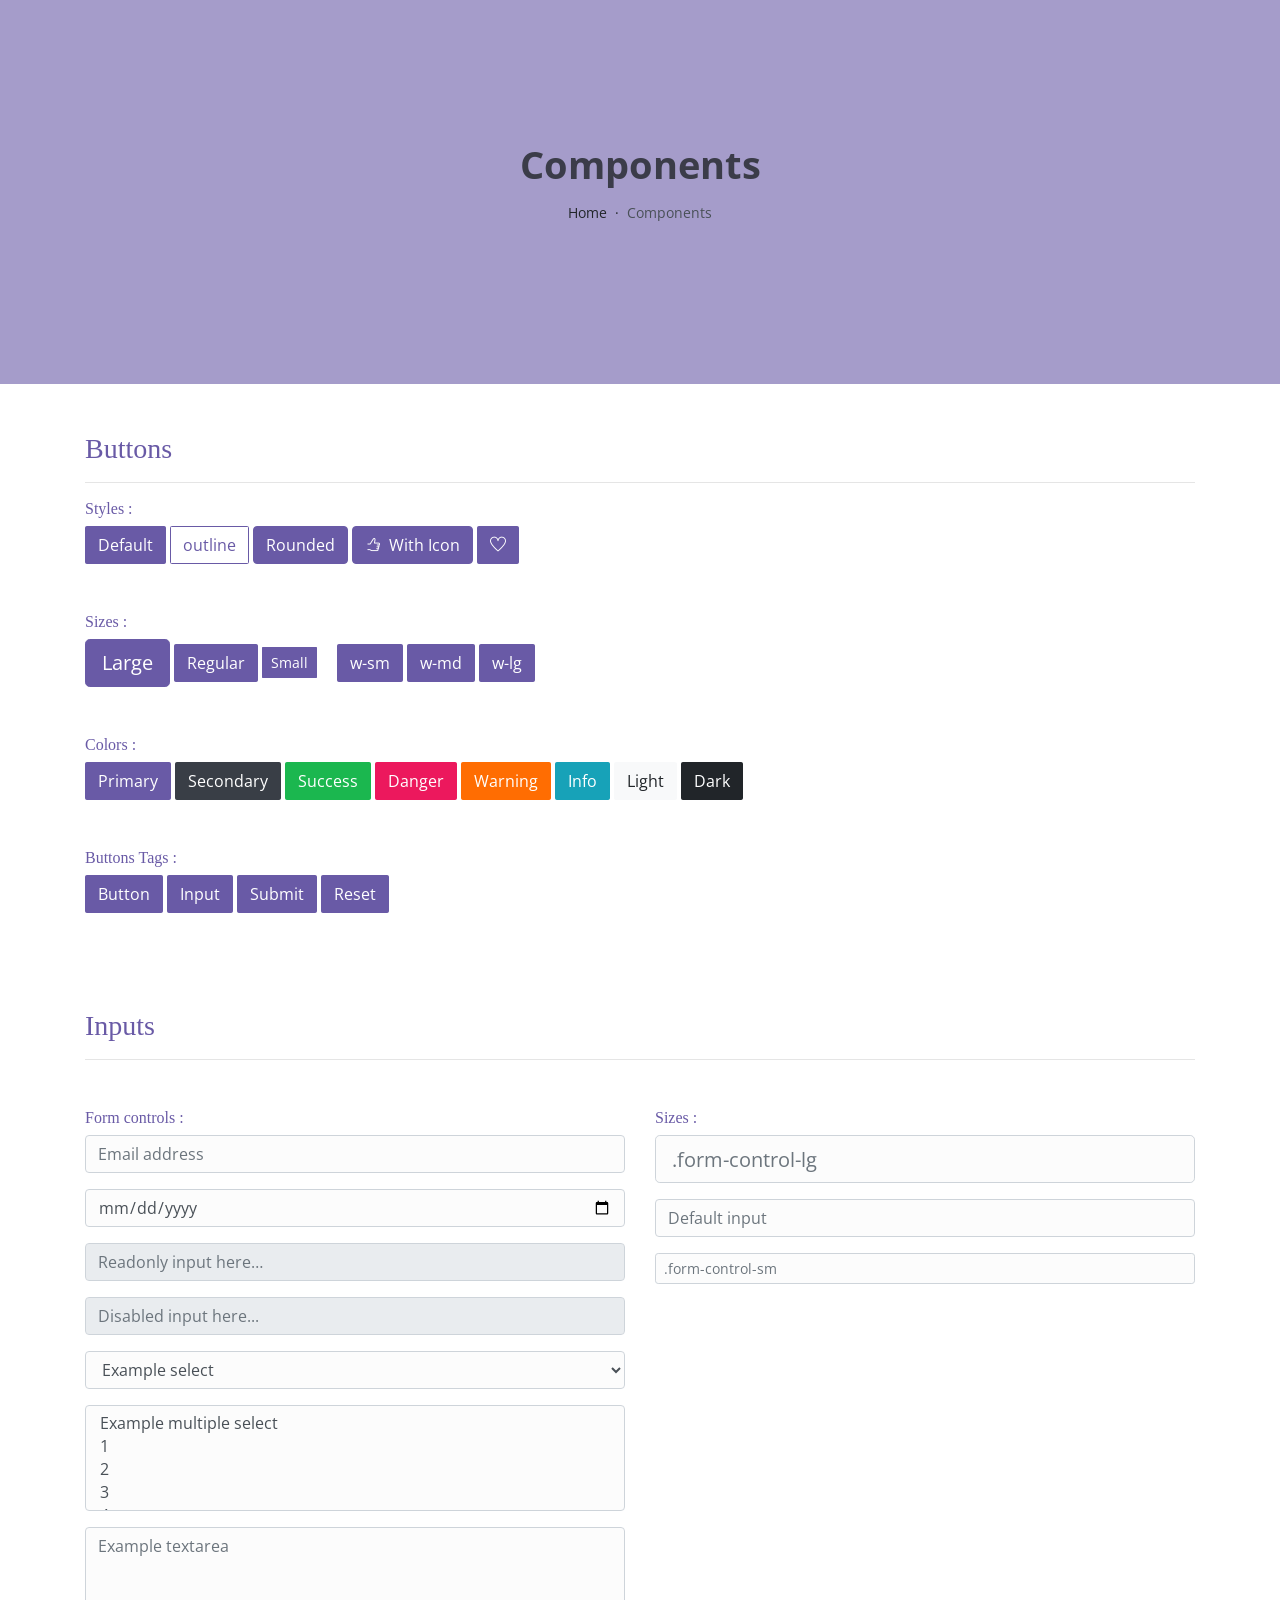
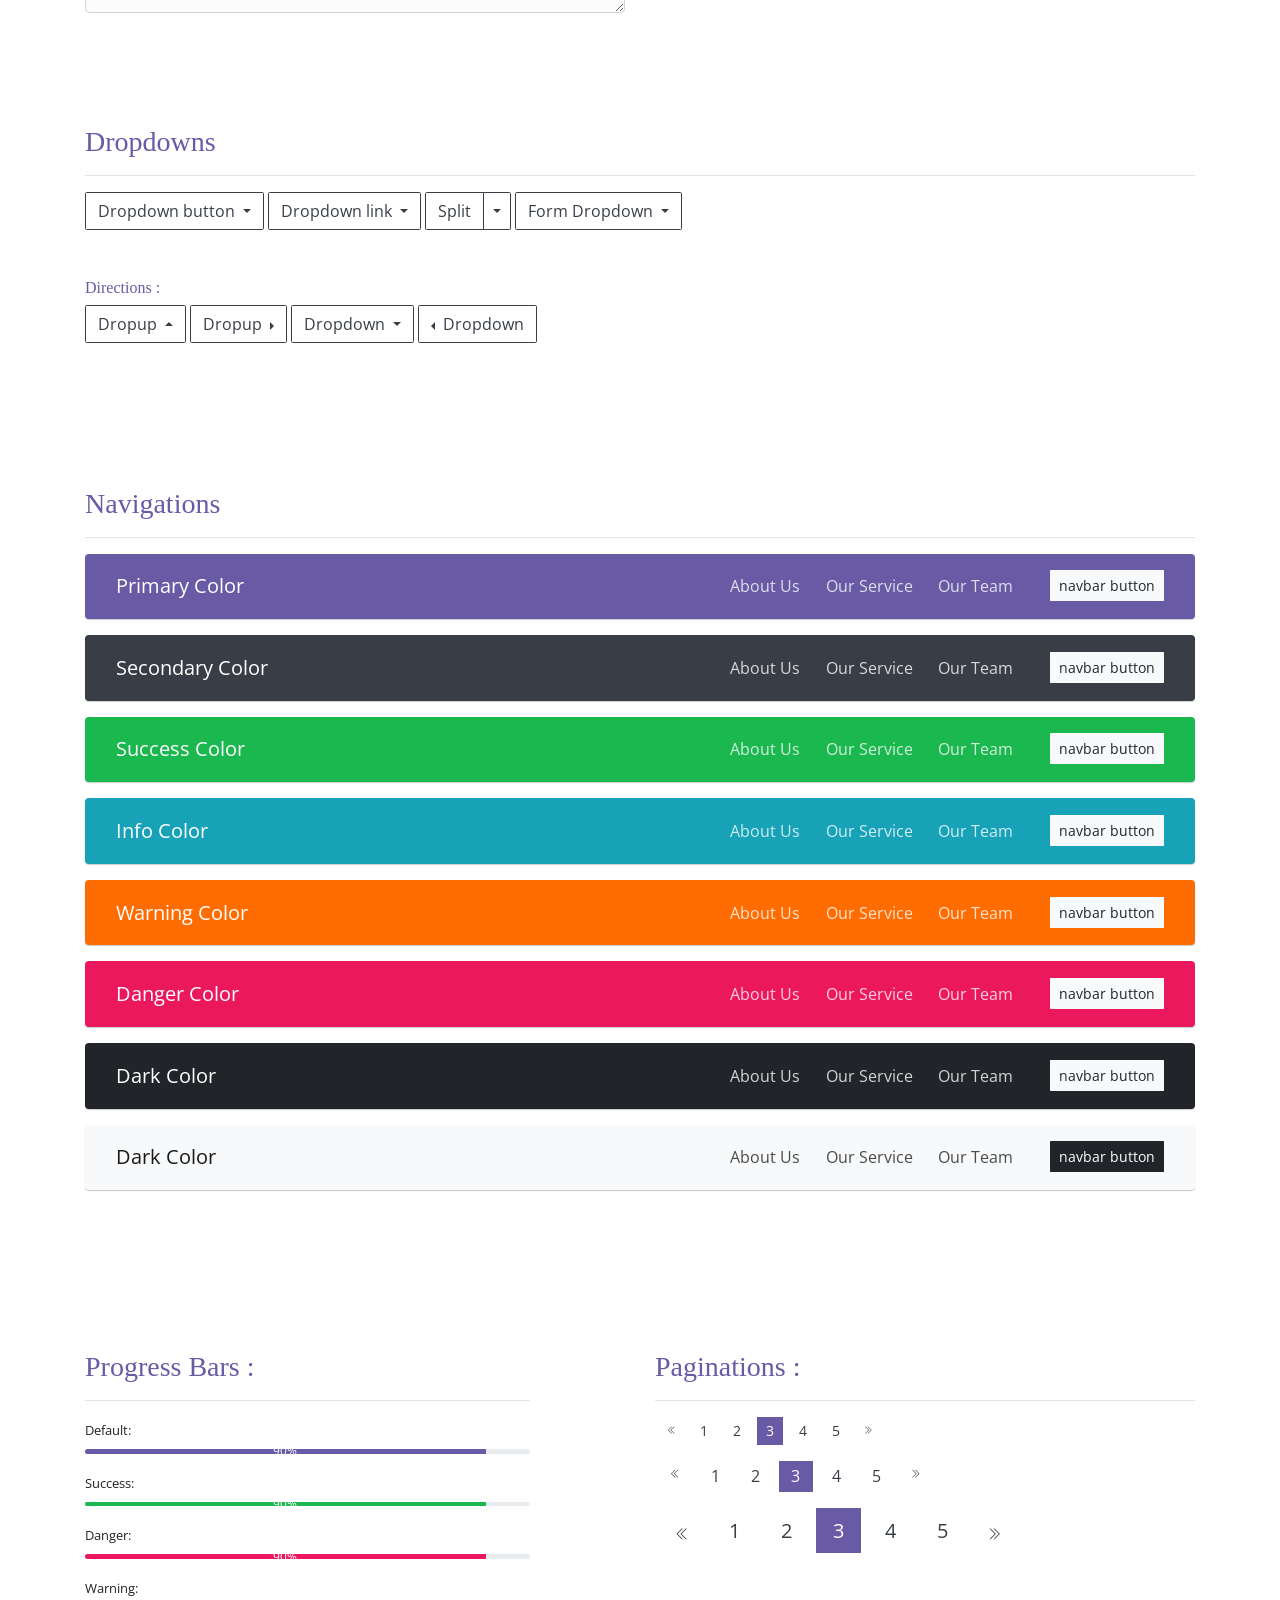
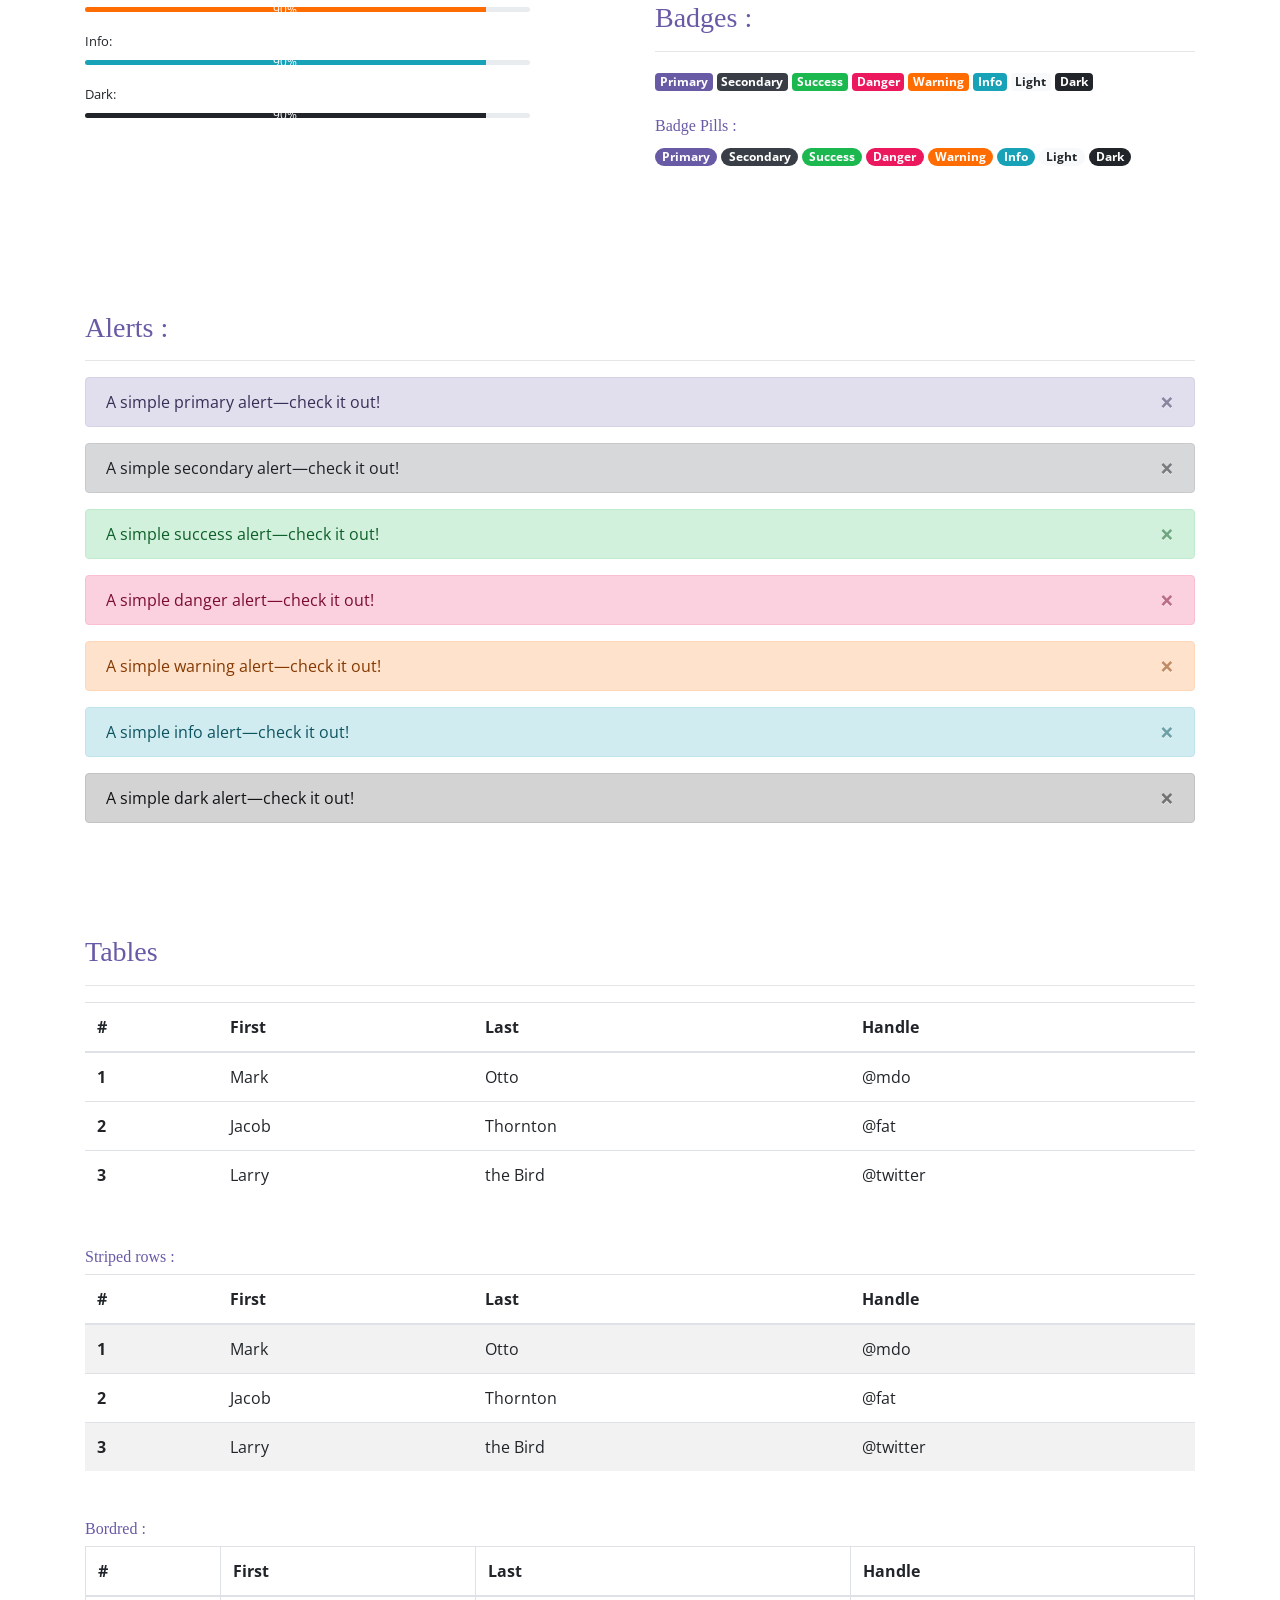
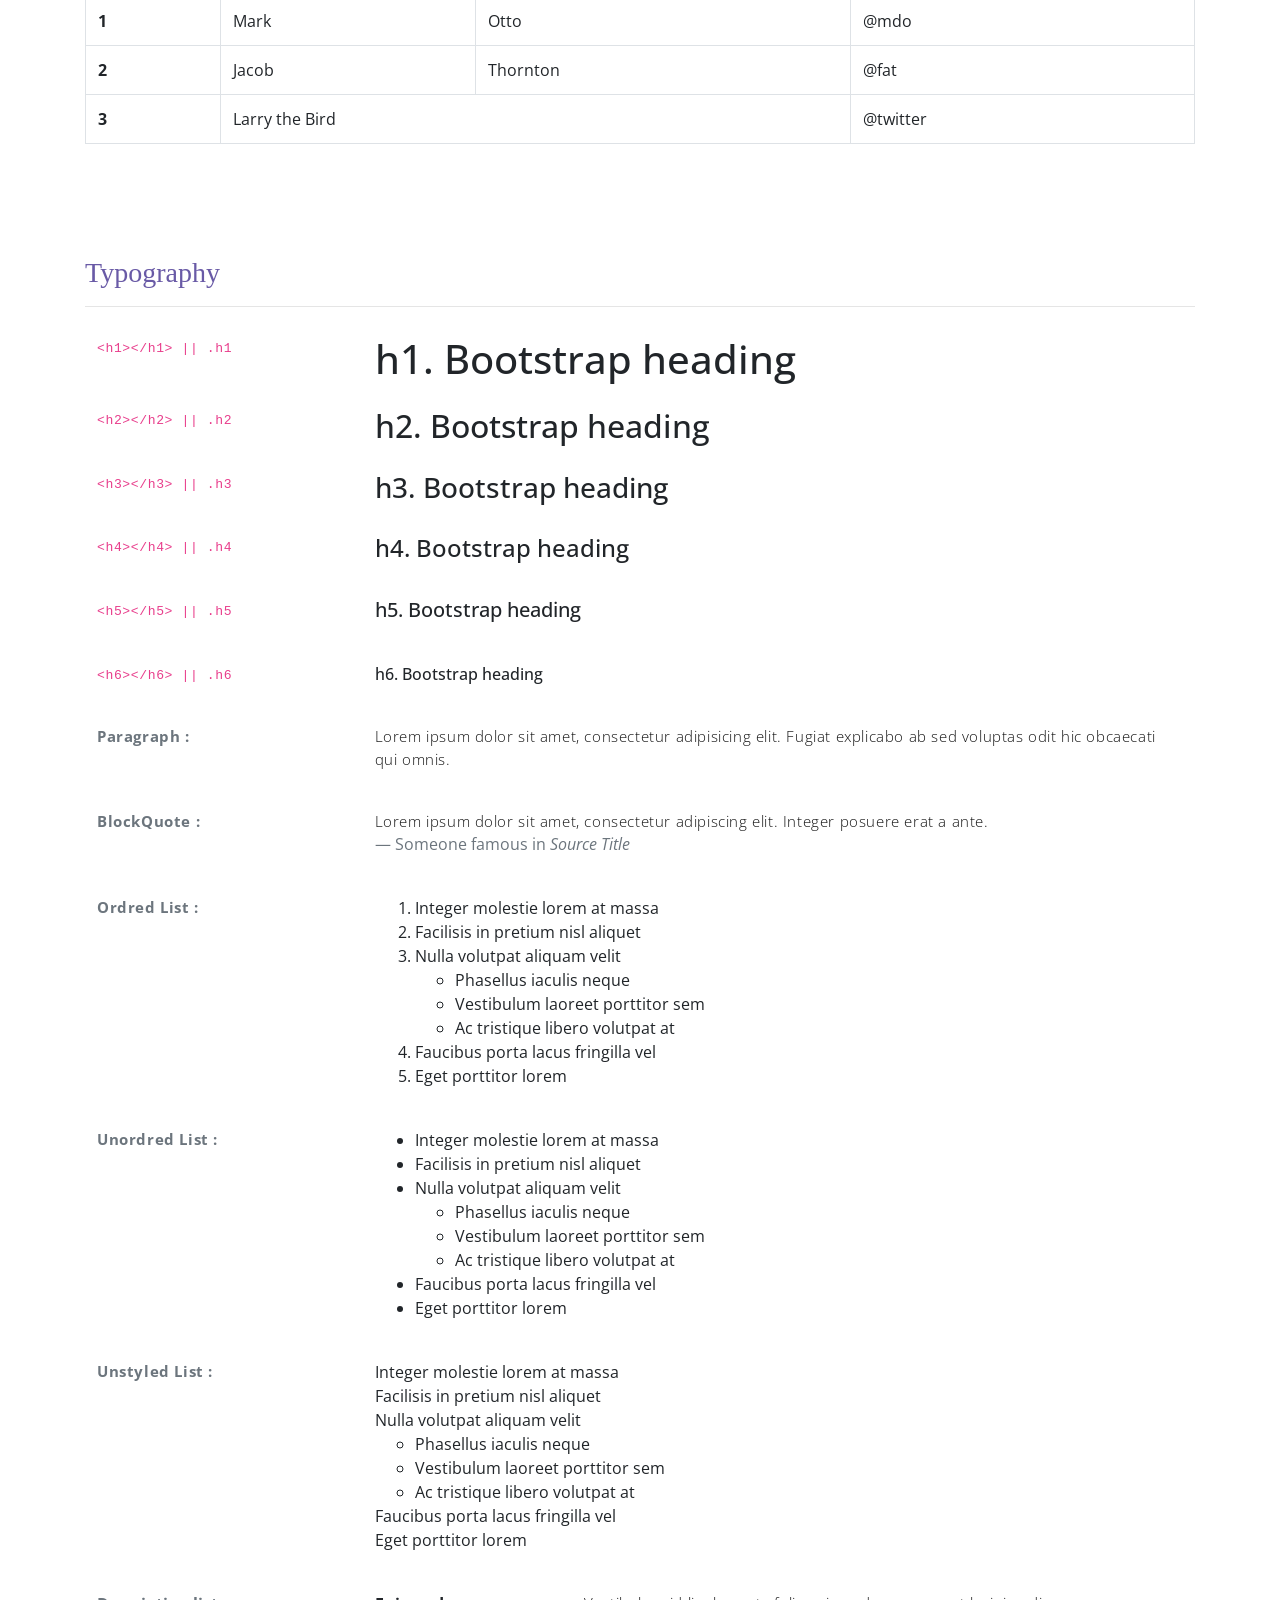
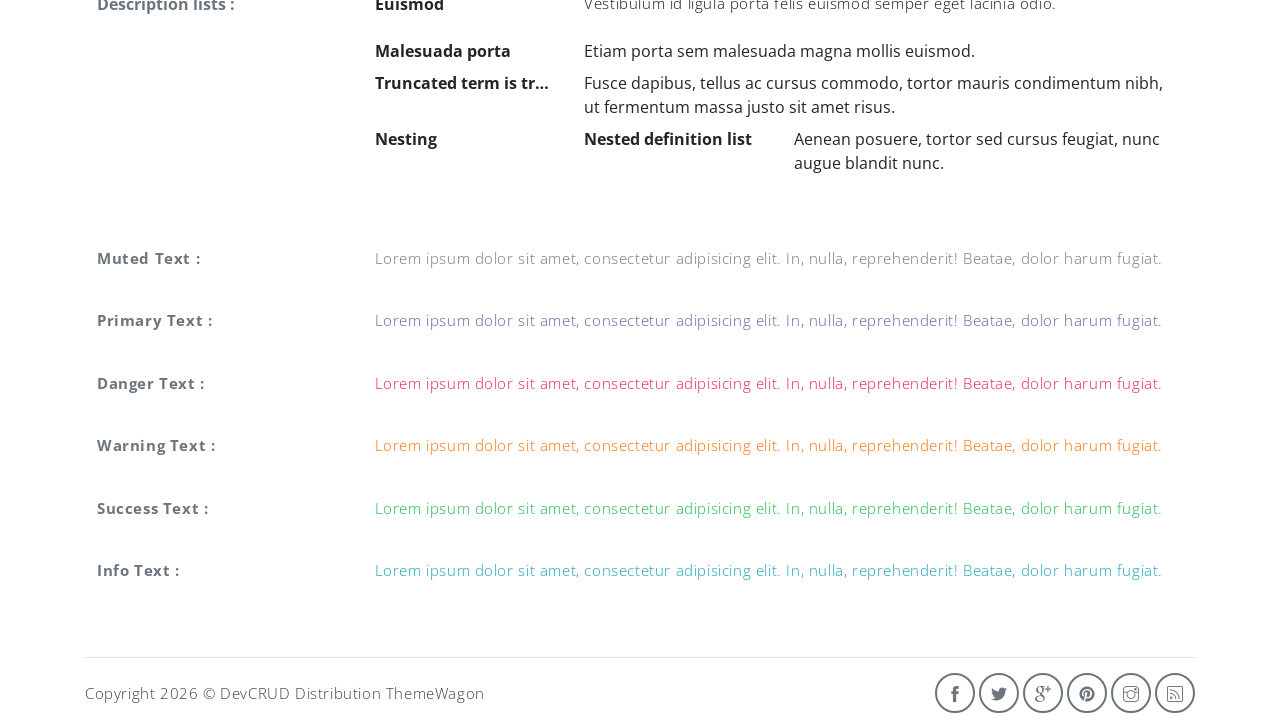
<file: components.html>
<!DOCTYPE html>
<html lang="en">

<head>
   <meta charset="utf-8">
   <meta name="viewport" content="width=device-width, initial-scale=1, shrink-to-fit=no">
   <meta name="description" content="Start your development with Meyawo landing page.">
   <meta name="author" content="Devcrud">
   <title>Meyawo Landing page | Components</title>
   <!-- font icons -->
   <link rel="stylesheet" href="assets/vendors/themify-icons/css/themify-icons.css">
   <!-- Bootstrap + Steller  -->
   <link rel="stylesheet" href="assets/css/styles.css">
</head>

<body>

   <!-- Page Header -->
   <header class="header header-mini">
      <div class="header-title">Components</div>
      <nav aria-label="breadcrumb">
         <ol class="breadcrumb">
            <li class="breadcrumb-item"><a href="/">Home</a></li>
            <li class="breadcrumb-item active" aria-current="page">Components</li>
         </ol>
      </nav>
   </header> <!-- End Of Page Header -->

   <!-- main content -->
   <div class="container">

      <!-- Buttons -->
      <h3 class="mt-5">Buttons</h3>
      <hr>
      <h6 class="section-secondary-title">Styles :</h6>
      <button class="btn btn-primary">Default</button>
      <button class="btn btn-outline-primary">outline</button>
      <button class="btn btn-primary rounded">Rounded</button>
      <button class="btn btn-primary rounded"><i class="ti-thumb-up pr-1"></i> With Icon</button>
      <button class="btn btn-primary circle"><i class="ti-heart"></i></button>

      <h6 class="section-secondary-title mt-5">Sizes :</h6>
      <button class="btn btn-primary btn-lg">Large</button>
      <button class="btn btn-primary ">Regular</button>
      <button class="btn btn-primary btn-sm">Small</button>
      <button class="btn btn-primary w-sm ml-3">w-sm</button>
      <button class="btn btn-primary w-md">w-md</button>
      <button class="btn btn-primary w-lg">w-lg</button>

      <h6 class="section-secondary-title mt-5">Colors :</h6>
      <button type="button" class="btn btn-primary">Primary</button>
      <button type="button" class="btn btn-secondary">Secondary</button>
      <button type="button" class="btn btn-success">Success</button>
      <button type="button" class="btn btn-danger">Danger</button>
      <button type="button" class="btn btn-warning">Warning</button>
      <button type="button" class="btn btn-info">Info</button>
      <button type="button" class="btn btn-light">Light</button>
      <button type="button" class="btn btn-dark">Dark</button>

      <h6 class="section-secondary-title mt-5">Buttons Tags :</h6>
      <button class="btn btn-primary" type="submit">Button</button>
      <input class="btn btn-primary" type="button" value="Input">
      <input class="btn btn-primary" type="submit" value="Submit">
      <input class="btn btn-primary" type="reset" value="Reset">

      <!-- devider -->
      <div class="py-5"></div>

      <!-- Inputs -->
      <h3>Inputs</h3>
      <hr>
      <div class="row mt-5">
         <div class="col-md-6">
            <h6 class="section-secondary-title">Form controls :</h6>
            <div class="form-group">
               <input type="email" class="form-control" id="exampleFormControlInput1" placeholder="Email address">
            </div>
            <div class="form-group">
               <input type="date" class="form-control" id="exampleFormControlInput1" placeholder="Date">
            </div>
            <div class="form-group">
               <input class="form-control" type="text" placeholder="Readonly input here…" readonly>
            </div>
            <div class="form-group">
               <input class="form-control" id="disabledInput" type="text" placeholder="Disabled input here..." disabled>
            </div>
            <div class="form-group">
               <select class="form-control" id="exampleFormControlSelect1">
                  <option>Example select</option>
                  <option>1</option>
                  <option>2</option>
                  <option>3</option>
                  <option>4</option>
                  <option>5</option>
               </select>
            </div>
            <div class="form-group">
               <select multiple class="form-control" id="exampleFormControlSelect2">
                  <option>Example multiple select</option>
                  <option>1</option>
                  <option>2</option>
                  <option>3</option>
                  <option>4</option>
                  <option>5</option>
               </select>
            </div>
            <div class="form-group">
               <textarea class="form-control" id="exampleFormControlTextarea1" rows="3"
                  placeholder="Example textarea"></textarea>
            </div>
         </div>
         <div class="col-md-6">
            <h6 class="section-secondary-title">Sizes :</h6>
            <div class="form-group">
               <input class="form-control form-control-lg" type="text" placeholder=".form-control-lg">
            </div>
            <div class="form-group">
               <input class="form-control" type="text" placeholder="Default input">
            </div>
            <div class="form-group">
               <input class="form-control form-control-sm" type="text" placeholder=".form-control-sm">
            </div>
         </div>
      </div> <!-- end of inputs -->

      <!-- devider -->
      <div class="py-5"></div>

      <!-- Dropdowns -->
      <h3 class="components-section-title font-weight-normal">Dropdowns</h3>
      <hr>
      <div class="dropdown d-inline-block">
         <button class="btn btn-outline-secondary dropdown-toggle" type="button" id="dropdownMenuButton"
            data-toggle="dropdown" aria-haspopup="true" aria-expanded="false">
            Dropdown button
         </button>
         <div class="dropdown-menu" aria-labelledby="dropdownMenuButton">
            <a class="dropdown-item" href="#">Action</a>
            <a class="dropdown-item" href="#">Another action</a>
            <a class="dropdown-item" href="#">Something else here</a>
         </div>
      </div>
      <div class="dropdown d-inline-block">
         <a class="btn btn-outline-secondary dropdown-toggle" href="#" role="button" id="dropdownMenuLink"
            data-toggle="dropdown" aria-haspopup="true" aria-expanded="false">
            Dropdown link
         </a>
         <div class="dropdown-menu" aria-labelledby="dropdownMenuLink">
            <a class="dropdown-item" href="#">Action</a>
            <a class="dropdown-item" href="#">Another action</a>
            <a class="dropdown-item" href="#">Something else here</a>
         </div>
      </div>
      <div class="btn-group">
         <button type="button" class="btn btn-outline-secondary">Split</button>
         <button type="button" class="btn btn-outline-secondary dropdown-toggle dropdown-toggle-split"
            data-toggle="dropdown" aria-haspopup="true" aria-expanded="false">
            <span class="sr-only">Toggle Dropdown</span>
         </button>
         <div class="dropdown-menu">
            <a class="dropdown-item" href="#">Action</a>
            <a class="dropdown-item" href="#">Another action</a>
            <a class="dropdown-item" href="#">Something else here</a>
            <div class="dropdown-divider"></div>
            <a class="dropdown-item" href="#">Separated link</a>
         </div>
      </div>
      <div class="btn-group">
         <button class="btn btn-outline-secondary dropdown-toggle" type="button" id="dropdownMenuButton"
            data-toggle="dropdown" aria-haspopup="true" aria-expanded="false">
            Form Dropdown
         </button>
         <div class="dropdown-menu form">
            <form class="px-4 py-3">
               <div class="form-group">
                  <input type="email" class="form-control" id="exampleDropdownFormEmail1"
                     placeholder="email@example.com">
               </div>
               <div class="form-group">
                  <input type="password" class="form-control" id="exampleDropdownFormPassword1" placeholder="Password">
               </div>
               <div class="form-check mb-3">
                  <input type="checkbox" class="form-check-input" id="dropdownCheck">
                  <label class="form-check-label" for="dropdownCheck">
                     Remember me
                  </label>
               </div>
               <button type="submit" class="btn btn-primary btn-block">Sign in</button>
            </form>
            <div class="dropdown-divider"></div>
            <a class="dropdown-item" href="#"><small>New around here? Sign up</small></a>
            <a class="dropdown-item" href="#"><small>Forgot password?</small></a>
         </div>
      </div>
      <h6 class="section-secondary-title mt-5">Directions :</h6>
      <div class="btn-group dropup">
         <button type="button" class="btn btn-outline-secondary dropdown-toggle" data-toggle="dropdown"
            aria-haspopup="true" aria-expanded="false">
            Dropup
         </button>
         <div class="dropdown-menu">
            <a class="dropdown-item" href="#">Action</a>
            <a class="dropdown-item" href="#">Another action</a>
            <a class="dropdown-item" href="#">Something else here</a>
            <div class="dropdown-divider"></div>
            <a class="dropdown-item" href="#">Separated link</a>
         </div>
      </div>
      <div class="btn-group dropright">
         <button type="button" class="btn btn-outline-secondary dropdown-toggle" data-toggle="dropdown"
            aria-haspopup="true" aria-expanded="false">
            Dropup
         </button>
         <div class="dropdown-menu">
            <a class="dropdown-item" href="#">Action</a>
            <a class="dropdown-item" href="#">Another action</a>
            <a class="dropdown-item" href="#">Something else here</a>
            <div class="dropdown-divider"></div>
            <a class="dropdown-item" href="#">Separated link</a>
         </div>
      </div>
      <div class="btn-group">
         <button type="button" class="btn btn-outline-secondary dropdown-toggle" data-toggle="dropdown"
            aria-haspopup="true" aria-expanded="false">
            Dropdown
         </button>
         <div class="dropdown-menu">
            <a class="dropdown-item" href="#">Action</a>
            <a class="dropdown-item" href="#">Another action</a>
            <a class="dropdown-item" href="#">Something else here</a>
            <div class="dropdown-divider"></div>
            <a class="dropdown-item" href="#">Separated link</a>
         </div>
      </div>
      <div class="btn-group dropleft">
         <button type="button" class="btn btn-outline-secondary dropdown-toggle" data-toggle="dropdown"
            aria-haspopup="true" aria-expanded="false">
            Dropdown
         </button>
         <div class="dropdown-menu">
            <a class="dropdown-item" href="#">Action</a>
            <a class="dropdown-item" href="#">Another action</a>
            <a class="dropdown-item" href="#">Something else here</a>
            <div class="dropdown-divider"></div>
            <a class="dropdown-item" href="#">Separated link</a>
         </div>
      </div> <!-- end of Dropdowns -->

      <!-- devider -->
      <div class="py-5"></div>

      <!-- navbars -->
      <h3 class="components-section-title font-weight-normal mt-5">Navigations</h3>
      <hr>
      <nav class="navbar navbar-expand-sm navbar-dark bg-primary rounded shadow mb-3">
         <div class="container">
            <a class="navbar-brand" href="#">Primary Color</a>
            <button class="navbar-toggler ml-auto" type="button" data-toggle="collapse"
               data-target="#navbarSupportedContent" aria-controls="navbarSupportedContent" aria-expanded="false"
               aria-label="Toggle navigation">
               <span class="navbar-toggler-icon"></span>
            </button>
            <div class="collapse navbar-collapse" id="navbarSupportedContent">
               <ul class="navbar-nav ml-auto">
                  <li class="nav-item">
                     <a class="nav-link" href="#about">About Us</a>
                  </li>
                  <li class="nav-item">
                     <a class="nav-link" href="#service">Our Service</a>
                  </li>
                  <li class="nav-item">
                     <a class="nav-link" href="#team">Our Team</a>
                  </li>
                  <li class="nav-item">
                     <a href="#book-table" class="ml-4 mt-1 btn btn-light btn-sm">navbar button</a>
                  </li>
               </ul>
            </div>
         </div>
      </nav>
      <nav class="navbar navbar-expand-sm navbar-dark bg-secondary rounded shadow mb-3">
         <div class="container">
            <a class="navbar-brand" href="#">Secondary Color</a>
            <button class="navbar-toggler ml-auto" type="button" data-toggle="collapse"
               data-target="#navbarSupportedContent" aria-controls="navbarSupportedContent" aria-expanded="false"
               aria-label="Toggle navigation">
               <span class="navbar-toggler-icon"></span>
            </button>
            <div class="collapse navbar-collapse" id="navbarSupportedContent">
               <ul class="navbar-nav ml-auto">
                  <li class="nav-item">
                     <a class="nav-link" href="#about">About Us</a>
                  </li>
                  <li class="nav-item">
                     <a class="nav-link" href="#service">Our Service</a>
                  </li>
                  <li class="nav-item">
                     <a class="nav-link" href="#team">Our Team</a>
                  </li>
                  <li class="nav-item">
                     <a href="#book-table" class="ml-4 mt-1 btn btn-light btn-sm">navbar button</a>
                  </li>
               </ul>
            </div>
         </div>
      </nav>
      <nav class="navbar navbar-expand-sm navbar-dark bg-success rounded shadow mb-3">
         <div class="container">
            <a class="navbar-brand" href="#">Success Color</a>
            <button class="navbar-toggler ml-auto" type="button" data-toggle="collapse"
               data-target="#navbarSupportedContent" aria-controls="navbarSupportedContent" aria-expanded="false"
               aria-label="Toggle navigation">
               <span class="navbar-toggler-icon"></span>
            </button>
            <div class="collapse navbar-collapse" id="navbarSupportedContent">
               <ul class="navbar-nav ml-auto">
                  <li class="nav-item">
                     <a class="nav-link" href="#about">About Us</a>
                  </li>
                  <li class="nav-item">
                     <a class="nav-link" href="#service">Our Service</a>
                  </li>
                  <li class="nav-item">
                     <a class="nav-link" href="#team">Our Team</a>
                  </li>
                  <li class="nav-item">
                     <a href="#book-table" class="ml-4 mt-1 btn btn-light btn-sm">navbar button</a>
                  </li>
               </ul>
            </div>
         </div>
      </nav>
      <nav class="navbar navbar-expand-sm navbar-dark bg-info rounded shadow mb-3">
         <div class="container">
            <a class="navbar-brand" href="#">Info Color</a>
            <button class="navbar-toggler ml-auto" type="button" data-toggle="collapse"
               data-target="#navbarSupportedContent" aria-controls="navbarSupportedContent" aria-expanded="false"
               aria-label="Toggle navigation">
               <span class="navbar-toggler-icon"></span>
            </button>
            <div class="collapse navbar-collapse" id="navbarSupportedContent">
               <ul class="navbar-nav ml-auto">
                  <li class="nav-item">
                     <a class="nav-link" href="#about">About Us</a>
                  </li>
                  <li class="nav-item">
                     <a class="nav-link" href="#service">Our Service</a>
                  </li>
                  <li class="nav-item">
                     <a class="nav-link" href="#team">Our Team</a>
                  </li>
                  <li class="nav-item">
                     <a href="#book-table" class="ml-4 mt-1 btn btn-light btn-sm">navbar button</a>
                  </li>
               </ul>
            </div>
         </div>
      </nav>
      <nav class="navbar navbar-expand-sm navbar-dark bg-warning rounded shadow mb-3">
         <div class="container">
            <a class="navbar-brand" href="#">Warning Color</a>
            <button class="navbar-toggler ml-auto" type="button" data-toggle="collapse"
               data-target="#navbarSupportedContent" aria-controls="navbarSupportedContent" aria-expanded="false"
               aria-label="Toggle navigation">
               <span class="navbar-toggler-icon"></span>
            </button>
            <div class="collapse navbar-collapse" id="navbarSupportedContent">
               <ul class="navbar-nav ml-auto">
                  <li class="nav-item">
                     <a class="nav-link" href="#about">About Us</a>
                  </li>
                  <li class="nav-item">
                     <a class="nav-link" href="#service">Our Service</a>
                  </li>
                  <li class="nav-item">
                     <a class="nav-link" href="#team">Our Team</a>
                  </li>
                  <li class="nav-item">
                     <a href="#book-table" class="ml-4 mt-1 btn btn-light btn-sm">navbar button</a>
                  </li>
               </ul>
            </div>
         </div>
      </nav>
      <nav class="navbar navbar-expand-sm navbar-dark bg-danger rounded shadow mb-3">
         <div class="container">
            <a class="navbar-brand" href="#">Danger Color</a>
            <button class="navbar-toggler ml-auto" type="button" data-toggle="collapse"
               data-target="#navbarSupportedContent" aria-controls="navbarSupportedContent" aria-expanded="false"
               aria-label="Toggle navigation">
               <span class="navbar-toggler-icon"></span>
            </button>
            <div class="collapse navbar-collapse" id="navbarSupportedContent">
               <ul class="navbar-nav ml-auto">
                  <li class="nav-item">
                     <a class="nav-link" href="#about">About Us</a>
                  </li>
                  <li class="nav-item">
                     <a class="nav-link" href="#service">Our Service</a>
                  </li>
                  <li class="nav-item">
                     <a class="nav-link" href="#team">Our Team</a>
                  </li>
                  <li class="nav-item">
                     <a href="#book-table" class="ml-4 mt-1 btn btn-light btn-sm">navbar button</a>
                  </li>
               </ul>
            </div>
         </div>
      </nav>
      <nav class="navbar navbar-expand-sm navbar-dark bg-dark rounded shadow mb-3">
         <div class="container">
            <a class="navbar-brand" href="#">Dark Color</a>
            <button class="navbar-toggler ml-auto" type="button" data-toggle="collapse"
               data-target="#navbarSupportedContent" aria-controls="navbarSupportedContent" aria-expanded="false"
               aria-label="Toggle navigation">
               <span class="navbar-toggler-icon"></span>
            </button>
            <div class="collapse navbar-collapse" id="navbarSupportedContent">
               <ul class="navbar-nav ml-auto">
                  <li class="nav-item">
                     <a class="nav-link" href="#about">About Us</a>
                  </li>
                  <li class="nav-item">
                     <a class="nav-link" href="#service">Our Service</a>
                  </li>
                  <li class="nav-item">
                     <a class="nav-link" href="#team">Our Team</a>
                  </li>
                  <li class="nav-item">
                     <a href="#book-table" class="ml-4 mt-1 btn btn-light btn-sm">navbar button</a>
                  </li>
               </ul>
            </div>
         </div>
      </nav>
      <nav class="navbar navbar-expand-sm navbar-light bg-light rounded shadow mb-3">
         <div class="container">
            <a class="navbar-brand" href="#">Dark Color</a>
            <button class="navbar-toggler ml-auto" type="button" data-toggle="collapse"
               data-target="#navbarSupportedContent" aria-controls="navbarSupportedContent" aria-expanded="false"
               aria-label="Toggle navigation">
               <span class="navbar-toggler-icon"></span>
            </button>
            <div class="collapse navbar-collapse" id="navbarSupportedContent">
               <ul class="navbar-nav ml-auto">
                  <li class="nav-item">
                     <a class="nav-link" href="#about">About Us</a>
                  </li>
                  <li class="nav-item">
                     <a class="nav-link" href="#service">Our Service</a>
                  </li>
                  <li class="nav-item">
                     <a class="nav-link" href="#team">Our Team</a>
                  </li>
                  <li class="nav-item">
                     <a href="#book-table" class="ml-4 mt-1 btn btn-dark btn-sm">navbar button</a>
                  </li>
               </ul>
            </div>
         </div>
      </nav>
      <!-- End of navbars -->

      <!-- devider -->
      <div class="py-5"></div>

      <!-- progress bars -->
      <div class="row justify-content-between">
         <div class="col-md-5">
            <h3 class="components-section-title font-weight-normal mt-5">Progress Bars :</h3>
            <hr>
            <small>Default: </small>
            <div class="progress mt-2 mb-3">
               <div class="progress-bar" role="progressbar" style="width: 90%" aria-valuenow="25" aria-valuemin="0"
                  aria-valuemax="100"><span>90%</span></div>
            </div>
            <small>Success:</small>
            <div class="progress mt-2 mb-3">
               <div class="progress-bar bg-success" role="progressbar" style="width: 90%" aria-valuenow="25"
                  aria-valuemin="0" aria-valuemax="100"><span>90%</span></div>
            </div>
            <small>Danger:</small>
            <div class="progress mt-2 mb-3">
               <div class="progress-bar bg-danger" role="progressbar" style="width: 90%" aria-valuenow="25"
                  aria-valuemin="0" aria-valuemax="100"><span>90%</span></div>
            </div>
            <small>Warning:</small>
            <div class="progress mt-2 mb-3">
               <div class="progress-bar bg-warning" role="progressbar" style="width: 90%" aria-valuenow="25"
                  aria-valuemin="0" aria-valuemax="100"><span>90%</span></div>
            </div>
            <small>Info:</small>
            <div class="progress mt-2 mb-3">
               <div class="progress-bar bg-info" role="progressbar" style="width: 90%" aria-valuenow="25"
                  aria-valuemin="0" aria-valuemax="100"><span>90%</span></div>
            </div>
            <small>Dark:</small>
            <div class="progress mt-2 mb-3">
               <div class="progress-bar bg-dark" role="progressbar" style="width: 90%" aria-valuenow="25"
                  aria-valuemin="0" aria-valuemax="100"><span>90%</span></div>
            </div>
         </div>
         <div class="col-md-6">
            <h3 class="components-section-title font-weight-normal mt-5">Paginations :</h3>
            <hr>
            <nav aria-label="Page navigation example">
               <ul class="pagination pagination-sm">
                  <li class="page-item"><a class="page-link" href="#"><i class="ti-angle-double-left"></i></a></li>
                  <li class="page-item"><a class="page-link" href="#">1</a></li>
                  <li class="page-item"><a class="page-link" href="#">2</a></li>
                  <li class="page-item active"><a class="page-link" href="#">3</a></li>
                  <li class="page-item"><a class="page-link" href="#">4</a></li>
                  <li class="page-item"><a class="page-link" href="#">5</a></li>
                  <li class="page-item"><a class="page-link" href="#"><i class="ti-angle-double-right"></i></a></li>
               </ul>
            </nav>
            <nav aria-label="Page navigation example">
               <ul class="pagination">
                  <li class="page-item"><a class="page-link" href="#"><i class="ti-angle-double-left"></i></a></li>
                  <li class="page-item"><a class="page-link" href="#">1</a></li>
                  <li class="page-item"><a class="page-link" href="#">2</a></li>
                  <li class="page-item active"><a class="page-link" href="#">3</a></li>
                  <li class="page-item"><a class="page-link" href="#">4</a></li>
                  <li class="page-item"><a class="page-link" href="#">5</a></li>
                  <li class="page-item"><a class="page-link" href="#"><i class="ti-angle-double-right"></i></a></li>
               </ul>
            </nav>
            <nav aria-label="Page navigation example">
               <ul class="pagination pagination-lg">
                  <li class="page-item"><a class="page-link" href="#"><i class="ti-angle-double-left"></i></a></li>
                  <li class="page-item"><a class="page-link" href="#">1</a></li>
                  <li class="page-item"><a class="page-link" href="#">2</a></li>
                  <li class="page-item active"><a class="page-link" href="#">3</a></li>
                  <li class="page-item"><a class="page-link" href="#">4</a></li>
                  <li class="page-item"><a class="page-link" href="#">5</a></li>
                  <li class="page-item"><a class="page-link" href="#"><i class="ti-angle-double-right"></i></a></li>
               </ul>
            </nav>

            <!-- Badges -->
            <h3 class="components-section-title font-weight-normal mt-5">Badges :</h3>
            <hr>
            <span class="badge badge-primary">Primary</span>
            <span class="badge badge-secondary">Secondary</span>
            <span class="badge badge-success">Success</span>
            <span class="badge badge-danger">Danger</span>
            <span class="badge badge-warning">Warning</span>
            <span class="badge badge-info">Info</span>
            <span class="badge badge-light">Light</span>
            <span class="badge badge-dark">Dark</span>
            <h6 class="section-secondary-title mt-4 mb-2">Badge Pills :</h6>
            <span class="badge badge-pill badge-primary">Primary</span>
            <span class="badge badge-pill badge-secondary">Secondary</span>
            <span class="badge badge-pill badge-success">Success</span>
            <span class="badge badge-pill badge-danger">Danger</span>
            <span class="badge badge-pill badge-warning">Warning</span>
            <span class="badge badge-pill badge-info">Info</span>
            <span class="badge badge-pill badge-light">Light</span>
            <span class="badge badge-pill badge-dark">Dark</span>
         </div>
      </div> <!-- End of Progress bars -->

      <!-- devider -->
      <div class="py-5"></div>

      <!-- Alerts -->
      <h3 class="components-section-title font-weight-normal mt-5">Alerts :</h3>
      <hr>
      <div class="alert alert-primary alert-dismissible fade show" role="alert">
         A simple primary alert—check it out!
         <button type="button" class="close" data-dismiss="alert" aria-label="Close">
            <span aria-hidden="true">&times;</span>
         </button>
      </div>
      <div class="alert alert-secondary alert-dismissible fade show" role="alert">
         A simple secondary alert—check it out!
         <button type="button" class="close" data-dismiss="alert" aria-label="Close">
            <span aria-hidden="true">&times;</span>
         </button>
      </div>
      <div class="alert alert-success alert-dismissible fade show" role="alert">
         A simple success alert—check it out!
         <button type="button" class="close" data-dismiss="alert" aria-label="Close">
            <span aria-hidden="true">&times;</span>
         </button>
      </div>
      <div class="alert alert-danger alert-dismissible fade show" role="alert">
         A simple danger alert—check it out!
         <button type="button" class="close" data-dismiss="alert" aria-label="Close">
            <span aria-hidden="true">&times;</span>
         </button>
      </div>
      <div class="alert alert-warning alert-dismissible fade show" role="alert">
         A simple warning alert—check it out!
         <button type="button" class="close" data-dismiss="alert" aria-label="Close">
            <span aria-hidden="true">&times;</span>
         </button>
      </div>
      <div class="alert alert-info alert-dismissible fade show" role="alert">
         A simple info alert—check it out!
         <button type="button" class="close" data-dismiss="alert" aria-label="Close">
            <span aria-hidden="true">&times;</span>
         </button>
      </div>
      <div class="alert alert-dark alert-dismissible fade show" role="alert">
         A simple dark alert—check it out!
         <button type="button" class="close" data-dismiss="alert" aria-label="Close">
            <span aria-hidden="true">&times;</span>
         </button>
      </div>
      <!-- end of alerts -->

      <!-- devider -->
      <div class="py-5"></div>

      <!-- tables -->
      <h3 class="components-section-title">Tables</h3>
      <hr>
      <table class="table">
         <thead>
            <tr>
               <th scope="col">#</th>
               <th scope="col">First</th>
               <th scope="col">Last</th>
               <th scope="col">Handle</th>
            </tr>
         </thead>
         <tbody>
            <tr>
               <th scope="row">1</th>
               <td>Mark</td>
               <td>Otto</td>
               <td>@mdo</td>
            </tr>
            <tr>
               <th scope="row">2</th>
               <td>Jacob</td>
               <td>Thornton</td>
               <td>@fat</td>
            </tr>
            <tr>
               <th scope="row">3</th>
               <td>Larry</td>
               <td>the Bird</td>
               <td>@twitter</td>
            </tr>
         </tbody>
      </table>

      <h6 class="section-secondary-title mt-5">Striped rows :</h6>
      <table class="table table-striped">
         <thead>
            <tr>
               <th scope="col">#</th>
               <th scope="col">First</th>
               <th scope="col">Last</th>
               <th scope="col">Handle</th>
            </tr>
         </thead>
         <tbody>
            <tr>
               <th scope="row">1</th>
               <td>Mark</td>
               <td>Otto</td>
               <td>@mdo</td>
            </tr>
            <tr>
               <th scope="row">2</th>
               <td>Jacob</td>
               <td>Thornton</td>
               <td>@fat</td>
            </tr>
            <tr>
               <th scope="row">3</th>
               <td>Larry</td>
               <td>the Bird</td>
               <td>@twitter</td>
            </tr>
         </tbody>
      </table>

      <h6 class="section-secondary-title mt-5">Bordred :</h6>
      <table class="table table-bordered">
         <thead>
            <tr>
               <th scope="col">#</th>
               <th scope="col">First</th>
               <th scope="col">Last</th>
               <th scope="col">Handle</th>
            </tr>
         </thead>
         <tbody>
            <tr>
               <th scope="row">1</th>
               <td>Mark</td>
               <td>Otto</td>
               <td>@mdo</td>
            </tr>
            <tr>
               <th scope="row">2</th>
               <td>Jacob</td>
               <td>Thornton</td>
               <td>@fat</td>
            </tr>
            <tr>
               <th scope="row">3</th>
               <td colspan="2">Larry the Bird</td>
               <td>@twitter</td>
            </tr>
         </tbody>
      </table>
      <!-- end of tables -->

      <!-- devider -->
      <div class="py-5"></div>

      <!-- typography -->
      <h3 class="components-section-title">Typography</h3>
      <hr>
      <table class="table table-borderless v-align-center">
         <tbody>
            <tr>
               <td>
                  <p><code class="highlighter-rouge">&lt;h1&gt;&lt;/h1&gt; || .h1</code></p>
               </td>
               <td class="w-75"><span class="h1">h1. Bootstrap heading</span></td>
            </tr>
            <tr>
               <td>
                  <p><code class="highlighter-rouge">&lt;h2&gt;&lt;/h2&gt; || .h2</code></p>
               </td>
               <td><span class="h2">h2. Bootstrap heading</span></td>
            </tr>
            <tr>
               <td>
                  <p><code class="highlighter-rouge">&lt;h3&gt;&lt;/h3&gt; || .h3</code></p>
               </td>
               <td><span class="h3">h3. Bootstrap heading</span></td>
            </tr>
            <tr>
               <td>
                  <p><code class="highlighter-rouge">&lt;h4&gt;&lt;/h4&gt; || .h4</code></p>
               </td>
               <td><span class="h4">h4. Bootstrap heading</span></td>
            </tr>
            <tr>
               <td>
                  <p><code class="highlighter-rouge">&lt;h5&gt;&lt;/h5&gt; || .h5</code></p>
               </td>
               <td><span class="h5">h5. Bootstrap heading</span></td>
            </tr>
            <tr>
               <td>
                  <p><code class="highlighter-rouge">&lt;h6&gt;&lt;/h6&gt; || .h6</code></p>
               </td>
               <td><span class="h6">h6. Bootstrap heading</span></td>
            </tr>
            <tr>
               <td>
                  <p class="font-weight-bold text-muted">Paragraph :</p>
               </td>
               <td>
                  <p>Lorem ipsum dolor sit amet, consectetur adipisicing elit. Fugiat explicabo ab sed voluptas odit hic
                     obcaecati qui omnis.</p>
               </td>
            </tr>
            <tr>
               <td>
                  <p class="font-weight-bold text-muted">BlockQuote :</p>
               </td>
               <td>
                  <blockquote class="blockquote">
                     <p class="mb-0">Lorem ipsum dolor sit amet, consectetur adipiscing elit. Integer posuere erat a
                        ante.</p>
                     <footer class="blockquote-footer">Someone famous in <cite title="Source Title">Source Title</cite>
                     </footer>
                  </blockquote>
               </td>
            </tr>

            <tr>
               <td>
                  <p class="font-weight-bold text-muted">Ordred List :</p>
               </td>
               <td>
                  <ol>
                     <li>Integer molestie lorem at massa</li>
                     <li>Facilisis in pretium nisl aliquet</li>
                     <li>Nulla volutpat aliquam velit
                        <ul>
                           <li>Phasellus iaculis neque</li>
                           <li>Vestibulum laoreet porttitor sem</li>
                           <li>Ac tristique libero volutpat at</li>
                        </ul>
                     </li>
                     <li>Faucibus porta lacus fringilla vel</li>
                     <li>Eget porttitor lorem</li>
                  </ol>
               </td>
            </tr>
            <tr>
               <td>
                  <p class="font-weight-bold text-muted">Unordred List :</p>
               </td>
               <td>
                  <ul>
                     <li>Integer molestie lorem at massa</li>
                     <li>Facilisis in pretium nisl aliquet</li>
                     <li>Nulla volutpat aliquam velit
                        <ul>
                           <li>Phasellus iaculis neque</li>
                           <li>Vestibulum laoreet porttitor sem</li>
                           <li>Ac tristique libero volutpat at</li>
                        </ul>
                     </li>
                     <li>Faucibus porta lacus fringilla vel</li>
                     <li>Eget porttitor lorem</li>
                  </ul>
               </td>
            </tr>
            <tr>
               <td>
                  <p class="font-weight-bold text-muted">Unstyled List :</p>
               </td>
               <td>
                  <ul class="list-unstyled">
                     <li>Integer molestie lorem at massa</li>
                     <li>Facilisis in pretium nisl aliquet</li>
                     <li>Nulla volutpat aliquam velit
                        <ul>
                           <li>Phasellus iaculis neque</li>
                           <li>Vestibulum laoreet porttitor sem</li>
                           <li>Ac tristique libero volutpat at</li>
                        </ul>
                     </li>
                     <li>Faucibus porta lacus fringilla vel</li>
                     <li>Eget porttitor lorem</li>
                  </ul>
               </td>
            </tr>
            <tr>
               <td class="font-weight-bold text-muted">Description lists : </td>
               <td>
                  <dl class="row">
                     <dt class="col-sm-3">Euismod</dt>
                     <dd class="col-sm-9">
                        <p>Vestibulum id ligula porta felis euismod semper eget lacinia odio.</p>
                     </dd>

                     <dt class="col-sm-3">Malesuada porta</dt>
                     <dd class="col-sm-9">Etiam porta sem malesuada magna mollis euismod.</dd>

                     <dt class="col-sm-3 text-truncate">Truncated term is truncated</dt>
                     <dd class="col-sm-9">Fusce dapibus, tellus ac cursus commodo, tortor mauris condimentum nibh, ut
                        fermentum massa justo sit amet risus.</dd>

                     <dt class="col-sm-3">Nesting</dt>
                     <dd class="col-sm-9">
                        <dl class="row">
                           <dt class="col-sm-4">Nested definition list</dt>
                           <dd class="col-sm-8">Aenean posuere, tortor sed cursus feugiat, nunc augue blandit nunc.</dd>
                        </dl>
                     </dd>
                  </dl>
               </td>
            </tr>
            <tr>
               <td>
                  <p class="font-weight-bold text-muted">Muted Text :</p>
               </td>
               <td>
                  <p class="text-muted">Lorem ipsum dolor sit amet, consectetur adipisicing elit. In, nulla,
                     reprehenderit! Beatae, dolor harum fugiat.</p>
               </td>
            </tr>
            <tr>
               <td>
                  <p class="font-weight-bold text-muted">Primary Text :</p>
               </td>
               <td>
                  <p class="text-primary">Lorem ipsum dolor sit amet, consectetur adipisicing elit. In, nulla,
                     reprehenderit! Beatae, dolor harum fugiat.</p>
               </td>
            </tr>
            <tr>
               <td>
                  <p class="font-weight-bold text-muted">Danger Text :</p>
               </td>
               <td>
                  <p class="text-danger">Lorem ipsum dolor sit amet, consectetur adipisicing elit. In, nulla,
                     reprehenderit! Beatae, dolor harum fugiat.</p>
               </td>
            </tr>
            <tr>
               <td>
                  <p class="font-weight-bold text-muted">Warning Text :</p>
               </td>
               <td>
                  <p class="text-warning">Lorem ipsum dolor sit amet, consectetur adipisicing elit. In, nulla,
                     reprehenderit! Beatae, dolor harum fugiat.</p>
               </td>
            </tr>
            <tr>
               <td>
                  <p class="font-weight-bold text-muted">Success Text :</p>
               </td>
               <td>
                  <p class="text-success">Lorem ipsum dolor sit amet, consectetur adipisicing elit. In, nulla,
                     reprehenderit! Beatae, dolor harum fugiat.</p>
               </td>
            </tr>
            <tr>
               <td>
                  <p class="font-weight-bold text-muted">Info Text :</p>
               </td>
               <td>
                  <p class="text-info">Lorem ipsum dolor sit amet, consectetur adipisicing elit. In, nulla,
                     reprehenderit! Beatae, dolor harum fugiat.</p>
               </td>
            </tr>
         </tbody>
      </table>
   </div>
   <!-- end of typography -->

   <!-- footer -->
   <div class="container mt-5">
      <footer class="footer">
         <p class="mb-0">Copyright
            <script>document.write(new Date().getFullYear())</script> &copy; <a
               href="http://www.devcrud.com">DevCRUD</a> Distribution <a href="https://themewagon.com">ThemeWagon</a>
         </p>
         <div class="social-links text-right m-auto ml-sm-auto">
            <a href="javascript:void(0)" class="link"><i class="ti-facebook"></i></a>
            <a href="javascript:void(0)" class="link"><i class="ti-twitter-alt"></i></a>
            <a href="javascript:void(0)" class="link"><i class="ti-google"></i></a>
            <a href="javascript:void(0)" class="link"><i class="ti-pinterest-alt"></i></a>
            <a href="javascript:void(0)" class="link"><i class="ti-instagram"></i></a>
            <a href="javascript:void(0)" class="link"><i class="ti-rss"></i></a>
         </div>
      </footer>
   </div> <!-- end of page footer -->

   <!-- core  -->
   <script src="assets/vendors/jquery/jquery-3.4.1.js"></script>
   <script src="assets/vendors/bootstrap/bootstrap.bundle.js"></script>

</body>

</html>
</file>
<file: assets/vendors/themify-icons/css/themify-icons.css>
@font-face {
	font-family: 'themify';
	src:url("../fonts/themify.eot?-fvbane");
	src:url("../fonts/themify.eot?#iefix-fvbane") format("embedded-opentype"),
		url("../fonts/themify.woff?-fvbane") format("woff"),
		url("../fonts/themify.ttf?-fvbane") format("truetype"),
		url("../fonts/themify.svg?-fvbane#themify") format("svg");
	font-weight: normal;
	font-style: normal;
}

[class^="ti-"], [class*=" ti-"] {
	font-family: 'themify';
	speak: none;
	font-style: normal;
	font-weight: normal;
	font-variant: normal;
	text-transform: none;
	line-height: 1;

	/* Better Font Rendering =========== */
	-webkit-font-smoothing: antialiased;
	-moz-osx-font-smoothing: grayscale;
}

.ti-wand:before {
	content: "\e600";
}
.ti-volume:before {
	content: "\e601";
}
.ti-user:before {
	content: "\e602";
}
.ti-unlock:before {
	content: "\e603";
}
.ti-unlink:before {
	content: "\e604";
}
.ti-trash:before {
	content: "\e605";
}
.ti-thought:before {
	content: "\e606";
}
.ti-target:before {
	content: "\e607";
}
.ti-tag:before {
	content: "\e608";
}
.ti-tablet:before {
	content: "\e609";
}
.ti-star:before {
	content: "\e60a";
}
.ti-spray:before {
	content: "\e60b";
}
.ti-signal:before {
	content: "\e60c";
}
.ti-shopping-cart:before {
	content: "\e60d";
}
.ti-shopping-cart-full:before {
	content: "\e60e";
}
.ti-settings:before {
	content: "\e60f";
}
.ti-search:before {
	content: "\e610";
}
.ti-zoom-in:before {
	content: "\e611";
}
.ti-zoom-out:before {
	content: "\e612";
}
.ti-cut:before {
	content: "\e613";
}
.ti-ruler:before {
	content: "\e614";
}
.ti-ruler-pencil:before {
	content: "\e615";
}
.ti-ruler-alt:before {
	content: "\e616";
}
.ti-bookmark:before {
	content: "\e617";
}
.ti-bookmark-alt:before {
	content: "\e618";
}
.ti-reload:before {
	content: "\e619";
}
.ti-plus:before {
	content: "\e61a";
}
.ti-pin:before {
	content: "\e61b";
}
.ti-pencil:before {
	content: "\e61c";
}
.ti-pencil-alt:before {
	content: "\e61d";
}
.ti-paint-roller:before {
	content: "\e61e";
}
.ti-paint-bucket:before {
	content: "\e61f";
}
.ti-na:before {
	content: "\e620";
}
.ti-mobile:before {
	content: "\e621";
}
.ti-minus:before {
	content: "\e622";
}
.ti-medall:before {
	content: "\e623";
}
.ti-medall-alt:before {
	content: "\e624";
}
.ti-marker:before {
	content: "\e625";
}
.ti-marker-alt:before {
	content: "\e626";
}
.ti-arrow-up:before {
	content: "\e627";
}
.ti-arrow-right:before {
	content: "\e628";
}
.ti-arrow-left:before {
	content: "\e629";
}
.ti-arrow-down:before {
	content: "\e62a";
}
.ti-lock:before {
	content: "\e62b";
}
.ti-location-arrow:before {
	content: "\e62c";
}
.ti-link:before {
	content: "\e62d";
}
.ti-layout:before {
	content: "\e62e";
}
.ti-layers:before {
	content: "\e62f";
}
.ti-layers-alt:before {
	content: "\e630";
}
.ti-key:before {
	content: "\e631";
}
.ti-import:before {
	content: "\e632";
}
.ti-image:before {
	content: "\e633";
}
.ti-heart:before {
	content: "\e634";
}
.ti-heart-broken:before {
	content: "\e635";
}
.ti-hand-stop:before {
	content: "\e636";
}
.ti-hand-open:before {
	content: "\e637";
}
.ti-hand-drag:before {
	content: "\e638";
}
.ti-folder:before {
	content: "\e639";
}
.ti-flag:before {
	content: "\e63a";
}
.ti-flag-alt:before {
	content: "\e63b";
}
.ti-flag-alt-2:before {
	content: "\e63c";
}
.ti-eye:before {
	content: "\e63d";
}
.ti-export:before {
	content: "\e63e";
}
.ti-exchange-vertical:before {
	content: "\e63f";
}
.ti-desktop:before {
	content: "\e640";
}
.ti-cup:before {
	content: "\e641";
}
.ti-crown:before {
	content: "\e642";
}
.ti-comments:before {
	content: "\e643";
}
.ti-comment:before {
	content: "\e644";
}
.ti-comment-alt:before {
	content: "\e645";
}
.ti-close:before {
	content: "\e646";
}
.ti-clip:before {
	content: "\e647";
}
.ti-angle-up:before {
	content: "\e648";
}
.ti-angle-right:before {
	content: "\e649";
}
.ti-angle-left:before {
	content: "\e64a";
}
.ti-angle-down:before {
	content: "\e64b";
}
.ti-check:before {
	content: "\e64c";
}
.ti-check-box:before {
	content: "\e64d";
}
.ti-camera:before {
	content: "\e64e";
}
.ti-announcement:before {
	content: "\e64f";
}
.ti-brush:before {
	content: "\e650";
}
.ti-briefcase:before {
	content: "\e651";
}
.ti-bolt:before {
	content: "\e652";
}
.ti-bolt-alt:before {
	content: "\e653";
}
.ti-blackboard:before {
	content: "\e654";
}
.ti-bag:before {
	content: "\e655";
}
.ti-move:before {
	content: "\e656";
}
.ti-arrows-vertical:before {
	content: "\e657";
}
.ti-arrows-horizontal:before {
	content: "\e658";
}
.ti-fullscreen:before {
	content: "\e659";
}
.ti-arrow-top-right:before {
	content: "\e65a";
}
.ti-arrow-top-left:before {
	content: "\e65b";
}
.ti-arrow-circle-up:before {
	content: "\e65c";
}
.ti-arrow-circle-right:before {
	content: "\e65d";
}
.ti-arrow-circle-left:before {
	content: "\e65e";
}
.ti-arrow-circle-down:before {
	content: "\e65f";
}
.ti-angle-double-up:before {
	content: "\e660";
}
.ti-angle-double-right:before {
	content: "\e661";
}
.ti-angle-double-left:before {
	content: "\e662";
}
.ti-angle-double-down:before {
	content: "\e663";
}
.ti-zip:before {
	content: "\e664";
}
.ti-world:before {
	content: "\e665";
}
.ti-wheelchair:before {
	content: "\e666";
}
.ti-view-list:before {
	content: "\e667";
}
.ti-view-list-alt:before {
	content: "\e668";
}
.ti-view-grid:before {
	content: "\e669";
}
.ti-uppercase:before {
	content: "\e66a";
}
.ti-upload:before {
	content: "\e66b";
}
.ti-underline:before {
	content: "\e66c";
}
.ti-truck:before {
	content: "\e66d";
}
.ti-timer:before {
	content: "\e66e";
}
.ti-ticket:before {
	content: "\e66f";
}
.ti-thumb-up:before {
	content: "\e670";
}
.ti-thumb-down:before {
	content: "\e671";
}
.ti-text:before {
	content: "\e672";
}
.ti-stats-up:before {
	content: "\e673";
}
.ti-stats-down:before {
	content: "\e674";
}
.ti-split-v:before {
	content: "\e675";
}
.ti-split-h:before {
	content: "\e676";
}
.ti-smallcap:before {
	content: "\e677";
}
.ti-shine:before {
	content: "\e678";
}
.ti-shift-right:before {
	content: "\e679";
}
.ti-shift-left:before {
	content: "\e67a";
}
.ti-shield:before {
	content: "\e67b";
}
.ti-notepad:before {
	content: "\e67c";
}
.ti-server:before {
	content: "\e67d";
}
.ti-quote-right:before {
	content: "\e67e";
}
.ti-quote-left:before {
	content: "\e67f";
}
.ti-pulse:before {
	content: "\e680";
}
.ti-printer:before {
	content: "\e681";
}
.ti-power-off:before {
	content: "\e682";
}
.ti-plug:before {
	content: "\e683";
}
.ti-pie-chart:before {
	content: "\e684";
}
.ti-paragraph:before {
	content: "\e685";
}
.ti-panel:before {
	content: "\e686";
}
.ti-package:before {
	content: "\e687";
}
.ti-music:before {
	content: "\e688";
}
.ti-music-alt:before {
	content: "\e689";
}
.ti-mouse:before {
	content: "\e68a";
}
.ti-mouse-alt:before {
	content: "\e68b";
}
.ti-money:before {
	content: "\e68c";
}
.ti-microphone:before {
	content: "\e68d";
}
.ti-menu:before {
	content: "\e68e";
}
.ti-menu-alt:before {
	content: "\e68f";
}
.ti-map:before {
	content: "\e690";
}
.ti-map-alt:before {
	content: "\e691";
}
.ti-loop:before {
	content: "\e692";
}
.ti-location-pin:before {
	content: "\e693";
}
.ti-list:before {
	content: "\e694";
}
.ti-light-bulb:before {
	content: "\e695";
}
.ti-Italic:before {
	content: "\e696";
}
.ti-info:before {
	content: "\e697";
}
.ti-infinite:before {
	content: "\e698";
}
.ti-id-badge:before {
	content: "\e699";
}
.ti-hummer:before {
	content: "\e69a";
}
.ti-home:before {
	content: "\e69b";
}
.ti-help:before {
	content: "\e69c";
}
.ti-headphone:before {
	content: "\e69d";
}
.ti-harddrives:before {
	content: "\e69e";
}
.ti-harddrive:before {
	content: "\e69f";
}
.ti-gift:before {
	content: "\e6a0";
}
.ti-game:before {
	content: "\e6a1";
}
.ti-filter:before {
	content: "\e6a2";
}
.ti-files:before {
	content: "\e6a3";
}
.ti-file:before {
	content: "\e6a4";
}
.ti-eraser:before {
	content: "\e6a5";
}
.ti-envelope:before {
	content: "\e6a6";
}
.ti-download:before {
	content: "\e6a7";
}
.ti-direction:before {
	content: "\e6a8";
}
.ti-direction-alt:before {
	content: "\e6a9";
}
.ti-dashboard:before {
	content: "\e6aa";
}
.ti-control-stop:before {
	content: "\e6ab";
}
.ti-control-shuffle:before {
	content: "\e6ac";
}
.ti-control-play:before {
	content: "\e6ad";
}
.ti-control-pause:before {
	content: "\e6ae";
}
.ti-control-forward:before {
	content: "\e6af";
}
.ti-control-backward:before {
	content: "\e6b0";
}
.ti-cloud:before {
	content: "\e6b1";
}
.ti-cloud-up:before {
	content: "\e6b2";
}
.ti-cloud-down:before {
	content: "\e6b3";
}
.ti-clipboard:before {
	content: "\e6b4";
}
.ti-car:before {
	content: "\e6b5";
}
.ti-calendar:before {
	content: "\e6b6";
}
.ti-book:before {
	content: "\e6b7";
}
.ti-bell:before {
	content: "\e6b8";
}
.ti-basketball:before {
	content: "\e6b9";
}
.ti-bar-chart:before {
	content: "\e6ba";
}
.ti-bar-chart-alt:before {
	content: "\e6bb";
}
.ti-back-right:before {
	content: "\e6bc";
}
.ti-back-left:before {
	content: "\e6bd";
}
.ti-arrows-corner:before {
	content: "\e6be";
}
.ti-archive:before {
	content: "\e6bf";
}
.ti-anchor:before {
	content: "\e6c0";
}
.ti-align-right:before {
	content: "\e6c1";
}
.ti-align-left:before {
	content: "\e6c2";
}
.ti-align-justify:before {
	content: "\e6c3";
}
.ti-align-center:before {
	content: "\e6c4";
}
.ti-alert:before {
	content: "\e6c5";
}
.ti-alarm-clock:before {
	content: "\e6c6";
}
.ti-agenda:before {
	content: "\e6c7";
}
.ti-write:before {
	content: "\e6c8";
}
.ti-window:before {
	content: "\e6c9";
}
.ti-widgetized:before {
	content: "\e6ca";
}
.ti-widget:before {
	content: "\e6cb";
}
.ti-widget-alt:before {
	content: "\e6cc";
}
.ti-wallet:before {
	content: "\e6cd";
}
.ti-video-clapper:before {
	content: "\e6ce";
}
.ti-video-camera:before {
	content: "\e6cf";
}
.ti-vector:before {
	content: "\e6d0";
}
.ti-themify-logo:before {
	content: "\e6d1";
}
.ti-themify-favicon:before {
	content: "\e6d2";
}
.ti-themify-favicon-alt:before {
	content: "\e6d3";
}
.ti-support:before {
	content: "\e6d4";
}
.ti-stamp:before {
	content: "\e6d5";
}
.ti-split-v-alt:before {
	content: "\e6d6";
}
.ti-slice:before {
	content: "\e6d7";
}
.ti-shortcode:before {
	content: "\e6d8";
}
.ti-shift-right-alt:before {
	content: "\e6d9";
}
.ti-shift-left-alt:before {
	content: "\e6da";
}
.ti-ruler-alt-2:before {
	content: "\e6db";
}
.ti-receipt:before {
	content: "\e6dc";
}
.ti-pin2:before {
	content: "\e6dd";
}
.ti-pin-alt:before {
	content: "\e6de";
}
.ti-pencil-alt2:before {
	content: "\e6df";
}
.ti-palette:before {
	content: "\e6e0";
}
.ti-more:before {
	content: "\e6e1";
}
.ti-more-alt:before {
	content: "\e6e2";
}
.ti-microphone-alt:before {
	content: "\e6e3";
}
.ti-magnet:before {
	content: "\e6e4";
}
.ti-line-double:before {
	content: "\e6e5";
}
.ti-line-dotted:before {
	content: "\e6e6";
}
.ti-line-dashed:before {
	content: "\e6e7";
}
.ti-layout-width-full:before {
	content: "\e6e8";
}
.ti-layout-width-default:before {
	content: "\e6e9";
}
.ti-layout-width-default-alt:before {
	content: "\e6ea";
}
.ti-layout-tab:before {
	content: "\e6eb";
}
.ti-layout-tab-window:before {
	content: "\e6ec";
}
.ti-layout-tab-v:before {
	content: "\e6ed";
}
.ti-layout-tab-min:before {
	content: "\e6ee";
}
.ti-layout-slider:before {
	content: "\e6ef";
}
.ti-layout-slider-alt:before {
	content: "\e6f0";
}
.ti-layout-sidebar-right:before {
	content: "\e6f1";
}
.ti-layout-sidebar-none:before {
	content: "\e6f2";
}
.ti-layout-sidebar-left:before {
	content: "\e6f3";
}
.ti-layout-placeholder:before {
	content: "\e6f4";
}
.ti-layout-menu:before {
	content: "\e6f5";
}
.ti-layout-menu-v:before {
	content: "\e6f6";
}
.ti-layout-menu-separated:before {
	content: "\e6f7";
}
.ti-layout-menu-full:before {
	content: "\e6f8";
}
.ti-layout-media-right-alt:before {
	content: "\e6f9";
}
.ti-layout-media-right:before {
	content: "\e6fa";
}
.ti-layout-media-overlay:before {
	content: "\e6fb";
}
.ti-layout-media-overlay-alt:before {
	content: "\e6fc";
}
.ti-layout-media-overlay-alt-2:before {
	content: "\e6fd";
}
.ti-layout-media-left-alt:before {
	content: "\e6fe";
}
.ti-layout-media-left:before {
	content: "\e6ff";
}
.ti-layout-media-center-alt:before {
	content: "\e700";
}
.ti-layout-media-center:before {
	content: "\e701";
}
.ti-layout-list-thumb:before {
	content: "\e702";
}
.ti-layout-list-thumb-alt:before {
	content: "\e703";
}
.ti-layout-list-post:before {
	content: "\e704";
}
.ti-layout-list-large-image:before {
	content: "\e705";
}
.ti-layout-line-solid:before {
	content: "\e706";
}
.ti-layout-grid4:before {
	content: "\e707";
}
.ti-layout-grid3:before {
	content: "\e708";
}
.ti-layout-grid2:before {
	content: "\e709";
}
.ti-layout-grid2-thumb:before {
	content: "\e70a";
}
.ti-layout-cta-right:before {
	content: "\e70b";
}
.ti-layout-cta-left:before {
	content: "\e70c";
}
.ti-layout-cta-center:before {
	content: "\e70d";
}
.ti-layout-cta-btn-right:before {
	content: "\e70e";
}
.ti-layout-cta-btn-left:before {
	content: "\e70f";
}
.ti-layout-column4:before {
	content: "\e710";
}
.ti-layout-column3:before {
	content: "\e711";
}
.ti-layout-column2:before {
	content: "\e712";
}
.ti-layout-accordion-separated:before {
	content: "\e713";
}
.ti-layout-accordion-merged:before {
	content: "\e714";
}
.ti-layout-accordion-list:before {
	content: "\e715";
}
.ti-ink-pen:before {
	content: "\e716";
}
.ti-info-alt:before {
	content: "\e717";
}
.ti-help-alt:before {
	content: "\e718";
}
.ti-headphone-alt:before {
	content: "\e719";
}
.ti-hand-point-up:before {
	content: "\e71a";
}
.ti-hand-point-right:before {
	content: "\e71b";
}
.ti-hand-point-left:before {
	content: "\e71c";
}
.ti-hand-point-down:before {
	content: "\e71d";
}
.ti-gallery:before {
	content: "\e71e";
}
.ti-face-smile:before {
	content: "\e71f";
}
.ti-face-sad:before {
	content: "\e720";
}
.ti-credit-card:before {
	content: "\e721";
}
.ti-control-skip-forward:before {
	content: "\e722";
}
.ti-control-skip-backward:before {
	content: "\e723";
}
.ti-control-record:before {
	content: "\e724";
}
.ti-control-eject:before {
	content: "\e725";
}
.ti-comments-smiley:before {
	content: "\e726";
}
.ti-brush-alt:before {
	content: "\e727";
}
.ti-youtube:before {
	content: "\e728";
}
.ti-vimeo:before {
	content: "\e729";
}
.ti-twitter:before {
	content: "\e72a";
}
.ti-time:before {
	content: "\e72b";
}
.ti-tumblr:before {
	content: "\e72c";
}
.ti-skype:before {
	content: "\e72d";
}
.ti-share:before {
	content: "\e72e";
}
.ti-share-alt:before {
	content: "\e72f";
}
.ti-rocket:before {
	content: "\e730";
}
.ti-pinterest:before {
	content: "\e731";
}
.ti-new-window:before {
	content: "\e732";
}
.ti-microsoft:before {
	content: "\e733";
}
.ti-list-ol:before {
	content: "\e734";
}
.ti-linkedin:before {
	content: "\e735";
}
.ti-layout-sidebar-2:before {
	content: "\e736";
}
.ti-layout-grid4-alt:before {
	content: "\e737";
}
.ti-layout-grid3-alt:before {
	content: "\e738";
}
.ti-layout-grid2-alt:before {
	content: "\e739";
}
.ti-layout-column4-alt:before {
	content: "\e73a";
}
.ti-layout-column3-alt:before {
	content: "\e73b";
}
.ti-layout-column2-alt:before {
	content: "\e73c";
}
.ti-instagram:before {
	content: "\e73d";
}
.ti-google:before {
	content: "\e73e";
}
.ti-github:before {
	content: "\e73f";
}
.ti-flickr:before {
	content: "\e740";
}
.ti-facebook:before {
	content: "\e741";
}
.ti-dropbox:before {
	content: "\e742";
}
.ti-dribbble:before {
	content: "\e743";
}
.ti-apple:before {
	content: "\e744";
}
.ti-android:before {
	content: "\e745";
}
.ti-save:before {
	content: "\e746";
}
.ti-save-alt:before {
	content: "\e747";
}
.ti-yahoo:before {
	content: "\e748";
}
.ti-wordpress:before {
	content: "\e749";
}
.ti-vimeo-alt:before {
	content: "\e74a";
}
.ti-twitter-alt:before {
	content: "\e74b";
}
.ti-tumblr-alt:before {
	content: "\e74c";
}
.ti-trello:before {
	content: "\e74d";
}
.ti-stack-overflow:before {
	content: "\e74e";
}
.ti-soundcloud:before {
	content: "\e74f";
}
.ti-sharethis:before {
	content: "\e750";
}
.ti-sharethis-alt:before {
	content: "\e751";
}
.ti-reddit:before {
	content: "\e752";
}
.ti-pinterest-alt:before {
	content: "\e753";
}
.ti-microsoft-alt:before {
	content: "\e754";
}
.ti-linux:before {
	content: "\e755";
}
.ti-jsfiddle:before {
	content: "\e756";
}
.ti-joomla:before {
	content: "\e757";
}
.ti-html5:before {
	content: "\e758";
}
.ti-flickr-alt:before {
	content: "\e759";
}
.ti-email:before {
	content: "\e75a";
}
.ti-drupal:before {
	content: "\e75b";
}
.ti-dropbox-alt:before {
	content: "\e75c";
}
.ti-css3:before {
	content: "\e75d";
}
.ti-rss:before {
	content: "\e75e";
}
.ti-rss-alt:before {
	content: "\e75f";
}
</file>
<file: assets/css/styles.css>
@charset "UTF-8";
/*!
=========================================================
* Meyawo Landing page
=========================================================

* Copyright: 2019 DevCRUD (https://devcrud.com)
* Licensed: (https://devcrud.com/licenses)
* Coded by www.devcrud.com

=========================================================

* The above copyright notice and this permission notice shall be included in all copies or substantial portions of the Software.
*/
@import url("https://fonts.googleapis.com/css?family=Baloo+Paaji|Open+Sans:300,300i,400,400i,600,600i,700,700i");
:root {
  --blue: #1e549f;
  --indigo: #695aa6;
  --purple: #6f42c1;
  --pink: #e83e8c;
  --red: #ec185d;
  --orange: #ff6d02;
  --yellow: #ffc107;
  --green: #1bb74f;
  --teal: #20c997;
  --cyan: #17a2b8;
  --white: #fff;
  --gray: #6c757d;
  --gray-dark: #393e46;
  --primary: #695aa6;
  --secondary: #393e46;
  --success: #1bb74f;
  --info: #17a2b8;
  --warning: #ff6d02;
  --danger: #ec185d;
  --light: #f8f9fa;
  --dark: #212529;
  --breakpoint-xs: 0;
  --breakpoint-sm: 576px;
  --breakpoint-md: 768px;
  --breakpoint-lg: 992px;
  --breakpoint-xl: 1200px;
  --font-family-sans-serif: "Open Sans", sans-serif;
  --font-family-monospace: SFMono-Regular, Menlo, Monaco, Consolas,
    "Liberation Mono", "Courier New", monospace;
}

*,
*::before,
*::after {
  box-sizing: border-box;
}

html {
  font-family: sans-serif;
  line-height: 1.15;
  -webkit-text-size-adjust: 100%;
  -webkit-tap-highlight-color: rgba(0, 0, 0, 0);
}

article,
aside,
figcaption,
figure,
footer,
header,
hgroup,
main,
nav,
section {
  display: block;
}

body {
  margin: 0;
  font-family: "Open Sans", sans-serif;
  font-size: 1rem;
  font-weight: 400;
  line-height: 1.5;
  color: #212529;
  text-align: left;
  background-color: #fff;
}

[tabindex="-1"]:focus {
  outline: 0 !important;
}

hr {
  box-sizing: content-box;
  height: 0;
  overflow: visible;
}

h1,
h2,
h3,
h4,
h5,
h6 {
  margin-top: 0;
  margin-bottom: 0.5rem;
}

p {
  margin-top: 0;
  margin-bottom: 1rem;
}

abbr[title],
abbr[data-original-title] {
  text-decoration: underline;
  -webkit-text-decoration: underline dotted;
  text-decoration: underline dotted;
  cursor: help;
  border-bottom: 0;
  -webkit-text-decoration-skip-ink: none;
  text-decoration-skip-ink: none;
}

address {
  margin-bottom: 1rem;
  font-style: normal;
  line-height: inherit;
}

ol,
ul,
dl {
  margin-top: 0;
  margin-bottom: 1rem;
}

ol ol,
ul ul,
ol ul,
ul ol {
  margin-bottom: 0;
}

dt {
  font-weight: 700;
}

dd {
  margin-bottom: 0.5rem;
  margin-left: 0;
}

blockquote {
  margin: 0 0 1rem;
}

b,
strong {
  font-weight: bolder;
}

small {
  font-size: 80%;
}

sub,
sup {
  position: relative;
  font-size: 75%;
  line-height: 0;
  vertical-align: baseline;
}

sub {
  bottom: -0.25em;
}

sup {
  top: -0.5em;
}

a {
  color: #695aa6;
  text-decoration: none;
  background-color: transparent;
}

a:hover {
  color: #493f75;
  text-decoration: none;
}

a:not([href]):not([tabindex]) {
  color: inherit;
  text-decoration: none;
}

a:not([href]):not([tabindex]):hover,
a:not([href]):not([tabindex]):focus {
  color: inherit;
  text-decoration: none;
}

a:not([href]):not([tabindex]):focus {
  outline: 0;
}

pre,
code,
kbd,
samp {
  font-family: SFMono-Regular, Menlo, Monaco, Consolas, "Liberation Mono",
    "Courier New", monospace;
  font-size: 1em;
}

pre {
  margin-top: 0;
  margin-bottom: 1rem;
  overflow: auto;
}

figure {
  margin: 0 0 1rem;
}

img {
  vertical-align: middle;
  border-style: none;
}

svg {
  overflow: hidden;
  vertical-align: middle;
}

table {
  border-collapse: collapse;
}

caption {
  padding-top: 0.75rem;
  padding-bottom: 0.75rem;
  color: #6c757d;
  text-align: left;
  caption-side: bottom;
}

th {
  text-align: inherit;
}

label {
  display: inline-block;
  margin-bottom: 0.5rem;
}

button {
  border-radius: 0;
}

button:focus {
  outline: 1px dotted;
  outline: 5px auto -webkit-focus-ring-color;
}

input,
button,
select,
optgroup,
textarea {
  margin: 0;
  font-family: inherit;
  font-size: inherit;
  line-height: inherit;
}

button,
input {
  overflow: visible;
}

button,
select {
  text-transform: none;
}

select {
  word-wrap: normal;
}

button,
[type="button"],
[type="reset"],
[type="submit"] {
  -webkit-appearance: button;
}

button:not(:disabled),
[type="button"]:not(:disabled),
[type="reset"]:not(:disabled),
[type="submit"]:not(:disabled) {
  cursor: pointer;
}

button::-moz-focus-inner,
[type="button"]::-moz-focus-inner,
[type="reset"]::-moz-focus-inner,
[type="submit"]::-moz-focus-inner {
  padding: 0;
  border-style: none;
}

input[type="radio"],
input[type="checkbox"] {
  box-sizing: border-box;
  padding: 0;
}

input[type="date"],
input[type="time"],
input[type="datetime-local"],
input[type="month"] {
  -webkit-appearance: listbox;
}

textarea {
  overflow: auto;
  resize: vertical;
}

fieldset {
  min-width: 0;
  padding: 0;
  margin: 0;
  border: 0;
}

legend {
  display: block;
  width: 100%;
  max-width: 100%;
  padding: 0;
  margin-bottom: 0.5rem;
  font-size: 1.5rem;
  line-height: inherit;
  color: inherit;
  white-space: normal;
}

progress {
  vertical-align: baseline;
}

[type="number"]::-webkit-inner-spin-button,
[type="number"]::-webkit-outer-spin-button {
  height: auto;
}

[type="search"] {
  outline-offset: -2px;
  -webkit-appearance: none;
}

[type="search"]::-webkit-search-decoration {
  -webkit-appearance: none;
}

::-webkit-file-upload-button {
  font: inherit;
  -webkit-appearance: button;
}

output {
  display: inline-block;
}

summary {
  display: list-item;
  cursor: pointer;
}

template {
  display: none;
}

[hidden] {
  display: none !important;
}

h1,
h2,
h3,
h4,
h5,
h6,
.h1,
.h2,
.h3,
.h4,
.h5,
.h6 {
  margin-bottom: 0.5rem;
  font-weight: 500;
  line-height: 1.2;
}

h1,
.h1 {
  font-size: 2.5rem;
}

h2,
.h2 {
  font-size: 2rem;
}

h3,
.h3 {
  font-size: 1.75rem;
}

h4,
.h4 {
  font-size: 1.5rem;
}

h5,
.h5 {
  font-size: 1.25rem;
}

h6,
.h6 {
  font-size: 1rem;
}

.lead {
  font-size: 1.25rem;
  font-weight: 300;
}

.display-1 {
  font-size: 6rem;
  font-weight: 300;
  line-height: 1.2;
}

.display-2 {
  font-size: 5.5rem;
  font-weight: 300;
  line-height: 1.2;
}

.display-3 {
  font-size: 4.5rem;
  font-weight: 300;
  line-height: 1.2;
}

.display-4 {
  font-size: 3.5rem;
  font-weight: 300;
  line-height: 1.2;
}

hr {
  margin-top: 1rem;
  margin-bottom: 1rem;
  border: 0;
  border-top: 1px solid rgba(0, 0, 0, 0.1);
}

small,
.small {
  font-size: 80%;
  font-weight: 400;
}

mark,
.mark {
  padding: 0.2em;
  background-color: #fcf8e3;
}

.list-unstyled {
  padding-left: 0;
  list-style: none;
}

.list-inline {
  padding-left: 0;
  list-style: none;
}

.list-inline-item {
  display: inline-block;
}

.list-inline-item:not(:last-child) {
  margin-right: 0.5rem;
}

.initialism {
  font-size: 90%;
  text-transform: uppercase;
}

.blockquote {
  margin-bottom: 1rem;
  font-size: 1.25rem;
}

.blockquote-footer {
  display: block;
  font-size: 80%;
  color: #6c757d;
}

.blockquote-footer::before {
  content: "\2014\00A0";
}

.img-fluid {
  max-width: 100%;
  height: auto;
}

.img-thumbnail {
  padding: 0.25rem;
  background-color: #fff;
  border: 1px solid #dee2e6;
  border-radius: 0.25rem;
  max-width: 100%;
  height: auto;
}

.figure {
  display: inline-block;
}

.figure-img {
  margin-bottom: 0.5rem;
  line-height: 1;
}

.figure-caption {
  font-size: 90%;
  color: #6c757d;
}

code {
  font-size: 87.5%;
  color: #e83e8c;
  word-break: break-word;
}

a > code {
  color: inherit;
}

kbd {
  padding: 0.2rem 0.4rem;
  font-size: 87.5%;
  color: #fff;
  background-color: #212529;
  border-radius: 0.2rem;
}

kbd kbd {
  padding: 0;
  font-size: 100%;
  font-weight: 700;
}

pre {
  display: block;
  font-size: 87.5%;
  color: #212529;
}

pre code {
  font-size: inherit;
  color: inherit;
  word-break: normal;
}

.pre-scrollable {
  max-height: 340px;
  overflow-y: scroll;
}

.container {
  width: 100%;
  padding-right: 15px;
  padding-left: 15px;
  margin-right: auto;
  margin-left: auto;
}

@media (min-width: 576px) {
  .container {
    max-width: 540px;
  }
}

@media (min-width: 768px) {
  .container {
    max-width: 720px;
  }
}

@media (min-width: 992px) {
  .container {
    max-width: 960px;
  }
}

@media (min-width: 1200px) {
  .container {
    max-width: 1140px;
  }
}

.container-fluid {
  width: 100%;
  padding-right: 15px;
  padding-left: 15px;
  margin-right: auto;
  margin-left: auto;
}

.row {
  display: -webkit-box;
  display: -webkit-flex;
  display: -ms-flexbox;
  display: flex;
  -webkit-flex-wrap: wrap;
  -ms-flex-wrap: wrap;
  flex-wrap: wrap;
  margin-right: -15px;
  margin-left: -15px;
}

.no-gutters {
  margin-right: 0;
  margin-left: 0;
}

.no-gutters > .col,
.no-gutters > [class*="col-"] {
  padding-right: 0;
  padding-left: 0;
}

.col-1,
.col-2,
.col-3,
.col-4,
.col-5,
.col-6,
.col-7,
.col-8,
.col-9,
.col-10,
.col-11,
.col-12,
.col,
.col-auto,
.col-sm-1,
.col-sm-2,
.col-sm-3,
.col-sm-4,
.col-sm-5,
.col-sm-6,
.col-sm-7,
.col-sm-8,
.col-sm-9,
.col-sm-10,
.col-sm-11,
.col-sm-12,
.col-sm,
.col-sm-auto,
.col-md-1,
.col-md-2,
.col-md-3,
.col-md-4,
.col-md-5,
.col-md-6,
.col-md-7,
.col-md-8,
.col-md-9,
.col-md-10,
.col-md-11,
.col-md-12,
.col-md,
.col-md-auto,
.col-lg-1,
.col-lg-2,
.col-lg-3,
.col-lg-4,
.col-lg-5,
.col-lg-6,
.col-lg-7,
.col-lg-8,
.col-lg-9,
.col-lg-10,
.col-lg-11,
.col-lg-12,
.col-lg,
.col-lg-auto,
.col-xl-1,
.col-xl-2,
.col-xl-3,
.col-xl-4,
.col-xl-5,
.col-xl-6,
.col-xl-7,
.col-xl-8,
.col-xl-9,
.col-xl-10,
.col-xl-11,
.col-xl-12,
.col-xl,
.col-xl-auto {
  position: relative;
  width: 100%;
  padding-right: 15px;
  padding-left: 15px;
}

.col {
  -webkit-flex-basis: 0;
  -ms-flex-preferred-size: 0;
  flex-basis: 0;
  -webkit-box-flex: 1;
  -webkit-flex-grow: 1;
  -ms-flex-positive: 1;
  flex-grow: 1;
  max-width: 100%;
}

.col-auto {
  -webkit-box-flex: 0;
  -webkit-flex: 0 0 auto;
  -ms-flex: 0 0 auto;
  flex: 0 0 auto;
  width: auto;
  max-width: 100%;
}

.col-1 {
  -webkit-box-flex: 0;
  -webkit-flex: 0 0 8.33333%;
  -ms-flex: 0 0 8.33333%;
  flex: 0 0 8.33333%;
  max-width: 8.33333%;
}

.col-2 {
  -webkit-box-flex: 0;
  -webkit-flex: 0 0 16.66667%;
  -ms-flex: 0 0 16.66667%;
  flex: 0 0 16.66667%;
  max-width: 16.66667%;
}

.col-3 {
  -webkit-box-flex: 0;
  -webkit-flex: 0 0 25%;
  -ms-flex: 0 0 25%;
  flex: 0 0 25%;
  max-width: 25%;
}

.col-4 {
  -webkit-box-flex: 0;
  -webkit-flex: 0 0 33.33333%;
  -ms-flex: 0 0 33.33333%;
  flex: 0 0 33.33333%;
  max-width: 33.33333%;
}

.col-5 {
  -webkit-box-flex: 0;
  -webkit-flex: 0 0 41.66667%;
  -ms-flex: 0 0 41.66667%;
  flex: 0 0 41.66667%;
  max-width: 41.66667%;
}

.col-6 {
  -webkit-box-flex: 0;
  -webkit-flex: 0 0 50%;
  -ms-flex: 0 0 50%;
  flex: 0 0 50%;
  max-width: 50%;
}

.col-7 {
  -webkit-box-flex: 0;
  -webkit-flex: 0 0 58.33333%;
  -ms-flex: 0 0 58.33333%;
  flex: 0 0 58.33333%;
  max-width: 58.33333%;
}

.col-8 {
  -webkit-box-flex: 0;
  -webkit-flex: 0 0 66.66667%;
  -ms-flex: 0 0 66.66667%;
  flex: 0 0 66.66667%;
  max-width: 66.66667%;
}

.col-9 {
  -webkit-box-flex: 0;
  -webkit-flex: 0 0 75%;
  -ms-flex: 0 0 75%;
  flex: 0 0 75%;
  max-width: 75%;
}

.col-10 {
  -webkit-box-flex: 0;
  -webkit-flex: 0 0 83.33333%;
  -ms-flex: 0 0 83.33333%;
  flex: 0 0 83.33333%;
  max-width: 83.33333%;
}

.col-11 {
  -webkit-box-flex: 0;
  -webkit-flex: 0 0 91.66667%;
  -ms-flex: 0 0 91.66667%;
  flex: 0 0 91.66667%;
  max-width: 91.66667%;
}

.col-12 {
  -webkit-box-flex: 0;
  -webkit-flex: 0 0 100%;
  -ms-flex: 0 0 100%;
  flex: 0 0 100%;
  max-width: 100%;
}

.order-first {
  -webkit-box-ordinal-group: 0;
  -webkit-order: -1;
  -ms-flex-order: -1;
  order: -1;
}

.order-last {
  -webkit-box-ordinal-group: 14;
  -webkit-order: 13;
  -ms-flex-order: 13;
  order: 13;
}

.order-0 {
  -webkit-box-ordinal-group: 1;
  -webkit-order: 0;
  -ms-flex-order: 0;
  order: 0;
}

.order-1 {
  -webkit-box-ordinal-group: 2;
  -webkit-order: 1;
  -ms-flex-order: 1;
  order: 1;
}

.order-2 {
  -webkit-box-ordinal-group: 3;
  -webkit-order: 2;
  -ms-flex-order: 2;
  order: 2;
}

.order-3 {
  -webkit-box-ordinal-group: 4;
  -webkit-order: 3;
  -ms-flex-order: 3;
  order: 3;
}

.order-4 {
  -webkit-box-ordinal-group: 5;
  -webkit-order: 4;
  -ms-flex-order: 4;
  order: 4;
}

.order-5 {
  -webkit-box-ordinal-group: 6;
  -webkit-order: 5;
  -ms-flex-order: 5;
  order: 5;
}

.order-6 {
  -webkit-box-ordinal-group: 7;
  -webkit-order: 6;
  -ms-flex-order: 6;
  order: 6;
}

.order-7 {
  -webkit-box-ordinal-group: 8;
  -webkit-order: 7;
  -ms-flex-order: 7;
  order: 7;
}

.order-8 {
  -webkit-box-ordinal-group: 9;
  -webkit-order: 8;
  -ms-flex-order: 8;
  order: 8;
}

.order-9 {
  -webkit-box-ordinal-group: 10;
  -webkit-order: 9;
  -ms-flex-order: 9;
  order: 9;
}

.order-10 {
  -webkit-box-ordinal-group: 11;
  -webkit-order: 10;
  -ms-flex-order: 10;
  order: 10;
}

.order-11 {
  -webkit-box-ordinal-group: 12;
  -webkit-order: 11;
  -ms-flex-order: 11;
  order: 11;
}

.order-12 {
  -webkit-box-ordinal-group: 13;
  -webkit-order: 12;
  -ms-flex-order: 12;
  order: 12;
}

.offset-1 {
  margin-left: 8.33333%;
}

.offset-2 {
  margin-left: 16.66667%;
}

.offset-3 {
  margin-left: 25%;
}

.offset-4 {
  margin-left: 33.33333%;
}

.offset-5 {
  margin-left: 41.66667%;
}

.offset-6 {
  margin-left: 50%;
}

.offset-7 {
  margin-left: 58.33333%;
}

.offset-8 {
  margin-left: 66.66667%;
}

.offset-9 {
  margin-left: 75%;
}

.offset-10 {
  margin-left: 83.33333%;
}

.offset-11 {
  margin-left: 91.66667%;
}

@media (min-width: 576px) {
  .col-sm {
    -webkit-flex-basis: 0;
    -ms-flex-preferred-size: 0;
    flex-basis: 0;
    -webkit-box-flex: 1;
    -webkit-flex-grow: 1;
    -ms-flex-positive: 1;
    flex-grow: 1;
    max-width: 100%;
  }
  .col-sm-auto {
    -webkit-box-flex: 0;
    -webkit-flex: 0 0 auto;
    -ms-flex: 0 0 auto;
    flex: 0 0 auto;
    width: auto;
    max-width: 100%;
  }
  .col-sm-1 {
    -webkit-box-flex: 0;
    -webkit-flex: 0 0 8.33333%;
    -ms-flex: 0 0 8.33333%;
    flex: 0 0 8.33333%;
    max-width: 8.33333%;
  }
  .col-sm-2 {
    -webkit-box-flex: 0;
    -webkit-flex: 0 0 16.66667%;
    -ms-flex: 0 0 16.66667%;
    flex: 0 0 16.66667%;
    max-width: 16.66667%;
  }
  .col-sm-3 {
    -webkit-box-flex: 0;
    -webkit-flex: 0 0 25%;
    -ms-flex: 0 0 25%;
    flex: 0 0 25%;
    max-width: 25%;
  }
  .col-sm-4 {
    -webkit-box-flex: 0;
    -webkit-flex: 0 0 33.33333%;
    -ms-flex: 0 0 33.33333%;
    flex: 0 0 33.33333%;
    max-width: 33.33333%;
  }
  .col-sm-5 {
    -webkit-box-flex: 0;
    -webkit-flex: 0 0 41.66667%;
    -ms-flex: 0 0 41.66667%;
    flex: 0 0 41.66667%;
    max-width: 41.66667%;
  }
  .col-sm-6 {
    -webkit-box-flex: 0;
    -webkit-flex: 0 0 50%;
    -ms-flex: 0 0 50%;
    flex: 0 0 50%;
    max-width: 50%;
  }
  .col-sm-7 {
    -webkit-box-flex: 0;
    -webkit-flex: 0 0 58.33333%;
    -ms-flex: 0 0 58.33333%;
    flex: 0 0 58.33333%;
    max-width: 58.33333%;
  }
  .col-sm-8 {
    -webkit-box-flex: 0;
    -webkit-flex: 0 0 66.66667%;
    -ms-flex: 0 0 66.66667%;
    flex: 0 0 66.66667%;
    max-width: 66.66667%;
  }
  .col-sm-9 {
    -webkit-box-flex: 0;
    -webkit-flex: 0 0 75%;
    -ms-flex: 0 0 75%;
    flex: 0 0 75%;
    max-width: 75%;
  }
  .col-sm-10 {
    -webkit-box-flex: 0;
    -webkit-flex: 0 0 83.33333%;
    -ms-flex: 0 0 83.33333%;
    flex: 0 0 83.33333%;
    max-width: 83.33333%;
  }
  .col-sm-11 {
    -webkit-box-flex: 0;
    -webkit-flex: 0 0 91.66667%;
    -ms-flex: 0 0 91.66667%;
    flex: 0 0 91.66667%;
    max-width: 91.66667%;
  }
  .col-sm-12 {
    -webkit-box-flex: 0;
    -webkit-flex: 0 0 100%;
    -ms-flex: 0 0 100%;
    flex: 0 0 100%;
    max-width: 100%;
  }
  .order-sm-first {
    -webkit-box-ordinal-group: 0;
    -webkit-order: -1;
    -ms-flex-order: -1;
    order: -1;
  }
  .order-sm-last {
    -webkit-box-ordinal-group: 14;
    -webkit-order: 13;
    -ms-flex-order: 13;
    order: 13;
  }
  .order-sm-0 {
    -webkit-box-ordinal-group: 1;
    -webkit-order: 0;
    -ms-flex-order: 0;
    order: 0;
  }
  .order-sm-1 {
    -webkit-box-ordinal-group: 2;
    -webkit-order: 1;
    -ms-flex-order: 1;
    order: 1;
  }
  .order-sm-2 {
    -webkit-box-ordinal-group: 3;
    -webkit-order: 2;
    -ms-flex-order: 2;
    order: 2;
  }
  .order-sm-3 {
    -webkit-box-ordinal-group: 4;
    -webkit-order: 3;
    -ms-flex-order: 3;
    order: 3;
  }
  .order-sm-4 {
    -webkit-box-ordinal-group: 5;
    -webkit-order: 4;
    -ms-flex-order: 4;
    order: 4;
  }
  .order-sm-5 {
    -webkit-box-ordinal-group: 6;
    -webkit-order: 5;
    -ms-flex-order: 5;
    order: 5;
  }
  .order-sm-6 {
    -webkit-box-ordinal-group: 7;
    -webkit-order: 6;
    -ms-flex-order: 6;
    order: 6;
  }
  .order-sm-7 {
    -webkit-box-ordinal-group: 8;
    -webkit-order: 7;
    -ms-flex-order: 7;
    order: 7;
  }
  .order-sm-8 {
    -webkit-box-ordinal-group: 9;
    -webkit-order: 8;
    -ms-flex-order: 8;
    order: 8;
  }
  .order-sm-9 {
    -webkit-box-ordinal-group: 10;
    -webkit-order: 9;
    -ms-flex-order: 9;
    order: 9;
  }
  .order-sm-10 {
    -webkit-box-ordinal-group: 11;
    -webkit-order: 10;
    -ms-flex-order: 10;
    order: 10;
  }
  .order-sm-11 {
    -webkit-box-ordinal-group: 12;
    -webkit-order: 11;
    -ms-flex-order: 11;
    order: 11;
  }
  .order-sm-12 {
    -webkit-box-ordinal-group: 13;
    -webkit-order: 12;
    -ms-flex-order: 12;
    order: 12;
  }
  .offset-sm-0 {
    margin-left: 0;
  }
  .offset-sm-1 {
    margin-left: 8.33333%;
  }
  .offset-sm-2 {
    margin-left: 16.66667%;
  }
  .offset-sm-3 {
    margin-left: 25%;
  }
  .offset-sm-4 {
    margin-left: 33.33333%;
  }
  .offset-sm-5 {
    margin-left: 41.66667%;
  }
  .offset-sm-6 {
    margin-left: 50%;
  }
  .offset-sm-7 {
    margin-left: 58.33333%;
  }
  .offset-sm-8 {
    margin-left: 66.66667%;
  }
  .offset-sm-9 {
    margin-left: 75%;
  }
  .offset-sm-10 {
    margin-left: 83.33333%;
  }
  .offset-sm-11 {
    margin-left: 91.66667%;
  }
}

@media (min-width: 768px) {
  .col-md {
    -webkit-flex-basis: 0;
    -ms-flex-preferred-size: 0;
    flex-basis: 0;
    -webkit-box-flex: 1;
    -webkit-flex-grow: 1;
    -ms-flex-positive: 1;
    flex-grow: 1;
    max-width: 100%;
  }
  .col-md-auto {
    -webkit-box-flex: 0;
    -webkit-flex: 0 0 auto;
    -ms-flex: 0 0 auto;
    flex: 0 0 auto;
    width: auto;
    max-width: 100%;
  }
  .col-md-1 {
    -webkit-box-flex: 0;
    -webkit-flex: 0 0 8.33333%;
    -ms-flex: 0 0 8.33333%;
    flex: 0 0 8.33333%;
    max-width: 8.33333%;
  }
  .col-md-2 {
    -webkit-box-flex: 0;
    -webkit-flex: 0 0 16.66667%;
    -ms-flex: 0 0 16.66667%;
    flex: 0 0 16.66667%;
    max-width: 16.66667%;
  }
  .col-md-3 {
    -webkit-box-flex: 0;
    -webkit-flex: 0 0 25%;
    -ms-flex: 0 0 25%;
    flex: 0 0 25%;
    max-width: 25%;
  }
  .col-md-4 {
    -webkit-box-flex: 0;
    -webkit-flex: 0 0 33.33333%;
    -ms-flex: 0 0 33.33333%;
    flex: 0 0 33.33333%;
    max-width: 33.33333%;
  }
  .col-md-5 {
    -webkit-box-flex: 0;
    -webkit-flex: 0 0 41.66667%;
    -ms-flex: 0 0 41.66667%;
    flex: 0 0 41.66667%;
    max-width: 41.66667%;
  }
  .col-md-6 {
    -webkit-box-flex: 0;
    -webkit-flex: 0 0 50%;
    -ms-flex: 0 0 50%;
    flex: 0 0 50%;
    max-width: 50%;
  }
  .col-md-7 {
    -webkit-box-flex: 0;
    -webkit-flex: 0 0 58.33333%;
    -ms-flex: 0 0 58.33333%;
    flex: 0 0 58.33333%;
    max-width: 58.33333%;
  }
  .col-md-8 {
    -webkit-box-flex: 0;
    -webkit-flex: 0 0 66.66667%;
    -ms-flex: 0 0 66.66667%;
    flex: 0 0 66.66667%;
    max-width: 66.66667%;
  }
  .col-md-9 {
    -webkit-box-flex: 0;
    -webkit-flex: 0 0 75%;
    -ms-flex: 0 0 75%;
    flex: 0 0 75%;
    max-width: 75%;
  }
  .col-md-10 {
    -webkit-box-flex: 0;
    -webkit-flex: 0 0 83.33333%;
    -ms-flex: 0 0 83.33333%;
    flex: 0 0 83.33333%;
    max-width: 83.33333%;
  }
  .col-md-11 {
    -webkit-box-flex: 0;
    -webkit-flex: 0 0 91.66667%;
    -ms-flex: 0 0 91.66667%;
    flex: 0 0 91.66667%;
    max-width: 91.66667%;
  }
  .col-md-12 {
    -webkit-box-flex: 0;
    -webkit-flex: 0 0 100%;
    -ms-flex: 0 0 100%;
    flex: 0 0 100%;
    max-width: 100%;
  }
  .order-md-first {
    -webkit-box-ordinal-group: 0;
    -webkit-order: -1;
    -ms-flex-order: -1;
    order: -1;
  }
  .order-md-last {
    -webkit-box-ordinal-group: 14;
    -webkit-order: 13;
    -ms-flex-order: 13;
    order: 13;
  }
  .order-md-0 {
    -webkit-box-ordinal-group: 1;
    -webkit-order: 0;
    -ms-flex-order: 0;
    order: 0;
  }
  .order-md-1 {
    -webkit-box-ordinal-group: 2;
    -webkit-order: 1;
    -ms-flex-order: 1;
    order: 1;
  }
  .order-md-2 {
    -webkit-box-ordinal-group: 3;
    -webkit-order: 2;
    -ms-flex-order: 2;
    order: 2;
  }
  .order-md-3 {
    -webkit-box-ordinal-group: 4;
    -webkit-order: 3;
    -ms-flex-order: 3;
    order: 3;
  }
  .order-md-4 {
    -webkit-box-ordinal-group: 5;
    -webkit-order: 4;
    -ms-flex-order: 4;
    order: 4;
  }
  .order-md-5 {
    -webkit-box-ordinal-group: 6;
    -webkit-order: 5;
    -ms-flex-order: 5;
    order: 5;
  }
  .order-md-6 {
    -webkit-box-ordinal-group: 7;
    -webkit-order: 6;
    -ms-flex-order: 6;
    order: 6;
  }
  .order-md-7 {
    -webkit-box-ordinal-group: 8;
    -webkit-order: 7;
    -ms-flex-order: 7;
    order: 7;
  }
  .order-md-8 {
    -webkit-box-ordinal-group: 9;
    -webkit-order: 8;
    -ms-flex-order: 8;
    order: 8;
  }
  .order-md-9 {
    -webkit-box-ordinal-group: 10;
    -webkit-order: 9;
    -ms-flex-order: 9;
    order: 9;
  }
  .order-md-10 {
    -webkit-box-ordinal-group: 11;
    -webkit-order: 10;
    -ms-flex-order: 10;
    order: 10;
  }
  .order-md-11 {
    -webkit-box-ordinal-group: 12;
    -webkit-order: 11;
    -ms-flex-order: 11;
    order: 11;
  }
  .order-md-12 {
    -webkit-box-ordinal-group: 13;
    -webkit-order: 12;
    -ms-flex-order: 12;
    order: 12;
  }
  .offset-md-0 {
    margin-left: 0;
  }
  .offset-md-1 {
    margin-left: 8.33333%;
  }
  .offset-md-2 {
    margin-left: 16.66667%;
  }
  .offset-md-3 {
    margin-left: 25%;
  }
  .offset-md-4 {
    margin-left: 33.33333%;
  }
  .offset-md-5 {
    margin-left: 41.66667%;
  }
  .offset-md-6 {
    margin-left: 50%;
  }
  .offset-md-7 {
    margin-left: 58.33333%;
  }
  .offset-md-8 {
    margin-left: 66.66667%;
  }
  .offset-md-9 {
    margin-left: 75%;
  }
  .offset-md-10 {
    margin-left: 83.33333%;
  }
  .offset-md-11 {
    margin-left: 91.66667%;
  }
}

@media (min-width: 992px) {
  .col-lg {
    -webkit-flex-basis: 0;
    -ms-flex-preferred-size: 0;
    flex-basis: 0;
    -webkit-box-flex: 1;
    -webkit-flex-grow: 1;
    -ms-flex-positive: 1;
    flex-grow: 1;
    max-width: 100%;
  }
  .col-lg-auto {
    -webkit-box-flex: 0;
    -webkit-flex: 0 0 auto;
    -ms-flex: 0 0 auto;
    flex: 0 0 auto;
    width: auto;
    max-width: 100%;
  }
  .col-lg-1 {
    -webkit-box-flex: 0;
    -webkit-flex: 0 0 8.33333%;
    -ms-flex: 0 0 8.33333%;
    flex: 0 0 8.33333%;
    max-width: 8.33333%;
  }
  .col-lg-2 {
    -webkit-box-flex: 0;
    -webkit-flex: 0 0 16.66667%;
    -ms-flex: 0 0 16.66667%;
    flex: 0 0 16.66667%;
    max-width: 16.66667%;
  }
  .col-lg-3 {
    -webkit-box-flex: 0;
    -webkit-flex: 0 0 25%;
    -ms-flex: 0 0 25%;
    flex: 0 0 25%;
    max-width: 25%;
  }
  .col-lg-4 {
    -webkit-box-flex: 0;
    -webkit-flex: 0 0 33.33333%;
    -ms-flex: 0 0 33.33333%;
    flex: 0 0 33.33333%;
    max-width: 33.33333%;
  }
  .col-lg-5 {
    -webkit-box-flex: 0;
    -webkit-flex: 0 0 41.66667%;
    -ms-flex: 0 0 41.66667%;
    flex: 0 0 41.66667%;
    max-width: 41.66667%;
  }
  .col-lg-6 {
    -webkit-box-flex: 0;
    -webkit-flex: 0 0 50%;
    -ms-flex: 0 0 50%;
    flex: 0 0 50%;
    max-width: 50%;
  }
  .col-lg-7 {
    -webkit-box-flex: 0;
    -webkit-flex: 0 0 58.33333%;
    -ms-flex: 0 0 58.33333%;
    flex: 0 0 58.33333%;
    max-width: 58.33333%;
  }
  .col-lg-8 {
    -webkit-box-flex: 0;
    -webkit-flex: 0 0 66.66667%;
    -ms-flex: 0 0 66.66667%;
    flex: 0 0 66.66667%;
    max-width: 66.66667%;
  }
  .col-lg-9 {
    -webkit-box-flex: 0;
    -webkit-flex: 0 0 75%;
    -ms-flex: 0 0 75%;
    flex: 0 0 75%;
    max-width: 75%;
  }
  .col-lg-10 {
    -webkit-box-flex: 0;
    -webkit-flex: 0 0 83.33333%;
    -ms-flex: 0 0 83.33333%;
    flex: 0 0 83.33333%;
    max-width: 83.33333%;
  }
  .col-lg-11 {
    -webkit-box-flex: 0;
    -webkit-flex: 0 0 91.66667%;
    -ms-flex: 0 0 91.66667%;
    flex: 0 0 91.66667%;
    max-width: 91.66667%;
  }
  .col-lg-12 {
    -webkit-box-flex: 0;
    -webkit-flex: 0 0 100%;
    -ms-flex: 0 0 100%;
    flex: 0 0 100%;
    max-width: 100%;
  }
  .order-lg-first {
    -webkit-box-ordinal-group: 0;
    -webkit-order: -1;
    -ms-flex-order: -1;
    order: -1;
  }
  .order-lg-last {
    -webkit-box-ordinal-group: 14;
    -webkit-order: 13;
    -ms-flex-order: 13;
    order: 13;
  }
  .order-lg-0 {
    -webkit-box-ordinal-group: 1;
    -webkit-order: 0;
    -ms-flex-order: 0;
    order: 0;
  }
  .order-lg-1 {
    -webkit-box-ordinal-group: 2;
    -webkit-order: 1;
    -ms-flex-order: 1;
    order: 1;
  }
  .order-lg-2 {
    -webkit-box-ordinal-group: 3;
    -webkit-order: 2;
    -ms-flex-order: 2;
    order: 2;
  }
  .order-lg-3 {
    -webkit-box-ordinal-group: 4;
    -webkit-order: 3;
    -ms-flex-order: 3;
    order: 3;
  }
  .order-lg-4 {
    -webkit-box-ordinal-group: 5;
    -webkit-order: 4;
    -ms-flex-order: 4;
    order: 4;
  }
  .order-lg-5 {
    -webkit-box-ordinal-group: 6;
    -webkit-order: 5;
    -ms-flex-order: 5;
    order: 5;
  }
  .order-lg-6 {
    -webkit-box-ordinal-group: 7;
    -webkit-order: 6;
    -ms-flex-order: 6;
    order: 6;
  }
  .order-lg-7 {
    -webkit-box-ordinal-group: 8;
    -webkit-order: 7;
    -ms-flex-order: 7;
    order: 7;
  }
  .order-lg-8 {
    -webkit-box-ordinal-group: 9;
    -webkit-order: 8;
    -ms-flex-order: 8;
    order: 8;
  }
  .order-lg-9 {
    -webkit-box-ordinal-group: 10;
    -webkit-order: 9;
    -ms-flex-order: 9;
    order: 9;
  }
  .order-lg-10 {
    -webkit-box-ordinal-group: 11;
    -webkit-order: 10;
    -ms-flex-order: 10;
    order: 10;
  }
  .order-lg-11 {
    -webkit-box-ordinal-group: 12;
    -webkit-order: 11;
    -ms-flex-order: 11;
    order: 11;
  }
  .order-lg-12 {
    -webkit-box-ordinal-group: 13;
    -webkit-order: 12;
    -ms-flex-order: 12;
    order: 12;
  }
  .offset-lg-0 {
    margin-left: 0;
  }
  .offset-lg-1 {
    margin-left: 8.33333%;
  }
  .offset-lg-2 {
    margin-left: 16.66667%;
  }
  .offset-lg-3 {
    margin-left: 25%;
  }
  .offset-lg-4 {
    margin-left: 33.33333%;
  }
  .offset-lg-5 {
    margin-left: 41.66667%;
  }
  .offset-lg-6 {
    margin-left: 50%;
  }
  .offset-lg-7 {
    margin-left: 58.33333%;
  }
  .offset-lg-8 {
    margin-left: 66.66667%;
  }
  .offset-lg-9 {
    margin-left: 75%;
  }
  .offset-lg-10 {
    margin-left: 83.33333%;
  }
  .offset-lg-11 {
    margin-left: 91.66667%;
  }
}

@media (min-width: 1200px) {
  .col-xl {
    -webkit-flex-basis: 0;
    -ms-flex-preferred-size: 0;
    flex-basis: 0;
    -webkit-box-flex: 1;
    -webkit-flex-grow: 1;
    -ms-flex-positive: 1;
    flex-grow: 1;
    max-width: 100%;
  }
  .col-xl-auto {
    -webkit-box-flex: 0;
    -webkit-flex: 0 0 auto;
    -ms-flex: 0 0 auto;
    flex: 0 0 auto;
    width: auto;
    max-width: 100%;
  }
  .col-xl-1 {
    -webkit-box-flex: 0;
    -webkit-flex: 0 0 8.33333%;
    -ms-flex: 0 0 8.33333%;
    flex: 0 0 8.33333%;
    max-width: 8.33333%;
  }
  .col-xl-2 {
    -webkit-box-flex: 0;
    -webkit-flex: 0 0 16.66667%;
    -ms-flex: 0 0 16.66667%;
    flex: 0 0 16.66667%;
    max-width: 16.66667%;
  }
  .col-xl-3 {
    -webkit-box-flex: 0;
    -webkit-flex: 0 0 25%;
    -ms-flex: 0 0 25%;
    flex: 0 0 25%;
    max-width: 25%;
  }
  .col-xl-4 {
    -webkit-box-flex: 0;
    -webkit-flex: 0 0 33.33333%;
    -ms-flex: 0 0 33.33333%;
    flex: 0 0 33.33333%;
    max-width: 33.33333%;
  }
  .col-xl-5 {
    -webkit-box-flex: 0;
    -webkit-flex: 0 0 41.66667%;
    -ms-flex: 0 0 41.66667%;
    flex: 0 0 41.66667%;
    max-width: 41.66667%;
  }
  .col-xl-6 {
    -webkit-box-flex: 0;
    -webkit-flex: 0 0 50%;
    -ms-flex: 0 0 50%;
    flex: 0 0 50%;
    max-width: 50%;
  }
  .col-xl-7 {
    -webkit-box-flex: 0;
    -webkit-flex: 0 0 58.33333%;
    -ms-flex: 0 0 58.33333%;
    flex: 0 0 58.33333%;
    max-width: 58.33333%;
  }
  .col-xl-8 {
    -webkit-box-flex: 0;
    -webkit-flex: 0 0 66.66667%;
    -ms-flex: 0 0 66.66667%;
    flex: 0 0 66.66667%;
    max-width: 66.66667%;
  }
  .col-xl-9 {
    -webkit-box-flex: 0;
    -webkit-flex: 0 0 75%;
    -ms-flex: 0 0 75%;
    flex: 0 0 75%;
    max-width: 75%;
  }
  .col-xl-10 {
    -webkit-box-flex: 0;
    -webkit-flex: 0 0 83.33333%;
    -ms-flex: 0 0 83.33333%;
    flex: 0 0 83.33333%;
    max-width: 83.33333%;
  }
  .col-xl-11 {
    -webkit-box-flex: 0;
    -webkit-flex: 0 0 91.66667%;
    -ms-flex: 0 0 91.66667%;
    flex: 0 0 91.66667%;
    max-width: 91.66667%;
  }
  .col-xl-12 {
    -webkit-box-flex: 0;
    -webkit-flex: 0 0 100%;
    -ms-flex: 0 0 100%;
    flex: 0 0 100%;
    max-width: 100%;
  }
  .order-xl-first {
    -webkit-box-ordinal-group: 0;
    -webkit-order: -1;
    -ms-flex-order: -1;
    order: -1;
  }
  .order-xl-last {
    -webkit-box-ordinal-group: 14;
    -webkit-order: 13;
    -ms-flex-order: 13;
    order: 13;
  }
  .order-xl-0 {
    -webkit-box-ordinal-group: 1;
    -webkit-order: 0;
    -ms-flex-order: 0;
    order: 0;
  }
  .order-xl-1 {
    -webkit-box-ordinal-group: 2;
    -webkit-order: 1;
    -ms-flex-order: 1;
    order: 1;
  }
  .order-xl-2 {
    -webkit-box-ordinal-group: 3;
    -webkit-order: 2;
    -ms-flex-order: 2;
    order: 2;
  }
  .order-xl-3 {
    -webkit-box-ordinal-group: 4;
    -webkit-order: 3;
    -ms-flex-order: 3;
    order: 3;
  }
  .order-xl-4 {
    -webkit-box-ordinal-group: 5;
    -webkit-order: 4;
    -ms-flex-order: 4;
    order: 4;
  }
  .order-xl-5 {
    -webkit-box-ordinal-group: 6;
    -webkit-order: 5;
    -ms-flex-order: 5;
    order: 5;
  }
  .order-xl-6 {
    -webkit-box-ordinal-group: 7;
    -webkit-order: 6;
    -ms-flex-order: 6;
    order: 6;
  }
  .order-xl-7 {
    -webkit-box-ordinal-group: 8;
    -webkit-order: 7;
    -ms-flex-order: 7;
    order: 7;
  }
  .order-xl-8 {
    -webkit-box-ordinal-group: 9;
    -webkit-order: 8;
    -ms-flex-order: 8;
    order: 8;
  }
  .order-xl-9 {
    -webkit-box-ordinal-group: 10;
    -webkit-order: 9;
    -ms-flex-order: 9;
    order: 9;
  }
  .order-xl-10 {
    -webkit-box-ordinal-group: 11;
    -webkit-order: 10;
    -ms-flex-order: 10;
    order: 10;
  }
  .order-xl-11 {
    -webkit-box-ordinal-group: 12;
    -webkit-order: 11;
    -ms-flex-order: 11;
    order: 11;
  }
  .order-xl-12 {
    -webkit-box-ordinal-group: 13;
    -webkit-order: 12;
    -ms-flex-order: 12;
    order: 12;
  }
  .offset-xl-0 {
    margin-left: 0;
  }
  .offset-xl-1 {
    margin-left: 8.33333%;
  }
  .offset-xl-2 {
    margin-left: 16.66667%;
  }
  .offset-xl-3 {
    margin-left: 25%;
  }
  .offset-xl-4 {
    margin-left: 33.33333%;
  }
  .offset-xl-5 {
    margin-left: 41.66667%;
  }
  .offset-xl-6 {
    margin-left: 50%;
  }
  .offset-xl-7 {
    margin-left: 58.33333%;
  }
  .offset-xl-8 {
    margin-left: 66.66667%;
  }
  .offset-xl-9 {
    margin-left: 75%;
  }
  .offset-xl-10 {
    margin-left: 83.33333%;
  }
  .offset-xl-11 {
    margin-left: 91.66667%;
  }
}

.table {
  width: 100%;
  margin-bottom: 1rem;
  color: #212529;
}

.table th,
.table td {
  padding: 0.75rem;
  vertical-align: top;
  border-top: 1px solid #dee2e6;
}

.table thead th {
  vertical-align: bottom;
  border-bottom: 2px solid #dee2e6;
}

.table tbody + tbody {
  border-top: 2px solid #dee2e6;
}

.table-sm th,
.table-sm td {
  padding: 0.3rem;
}

.table-bordered {
  border: 1px solid #dee2e6;
}

.table-bordered th,
.table-bordered td {
  border: 1px solid #dee2e6;
}

.table-bordered thead th,
.table-bordered thead td {
  border-bottom-width: 2px;
}

.table-borderless th,
.table-borderless td,
.table-borderless thead th,
.table-borderless tbody + tbody {
  border: 0;
}

.table-striped tbody tr:nth-of-type(odd) {
  background-color: rgba(0, 0, 0, 0.05);
}

.table-hover tbody tr:hover {
  color: #212529;
  background-color: rgba(0, 0, 0, 0.075);
}

.table-primary,
.table-primary > th,
.table-primary > td {
  background-color: #d5d1e6;
}

.table-primary th,
.table-primary td,
.table-primary thead th,
.table-primary tbody + tbody {
  border-color: #b1a9d1;
}

.table-hover .table-primary:hover {
  background-color: #c6c0dd;
}

.table-hover .table-primary:hover > td,
.table-hover .table-primary:hover > th {
  background-color: #c6c0dd;
}

.table-secondary,
.table-secondary > th,
.table-secondary > td {
  background-color: #c8c9cb;
}

.table-secondary th,
.table-secondary td,
.table-secondary thead th,
.table-secondary tbody + tbody {
  border-color: #989b9f;
}

.table-hover .table-secondary:hover {
  background-color: #bbbcbf;
}

.table-hover .table-secondary:hover > td,
.table-hover .table-secondary:hover > th {
  background-color: #bbbcbf;
}

.table-success,
.table-success > th,
.table-success > td {
  background-color: #bfebce;
}

.table-success th,
.table-success td,
.table-success thead th,
.table-success tbody + tbody {
  border-color: #88daa3;
}

.table-hover .table-success:hover {
  background-color: #ace5bf;
}

.table-hover .table-success:hover > td,
.table-hover .table-success:hover > th {
  background-color: #ace5bf;
}

.table-info,
.table-info > th,
.table-info > td {
  background-color: #bee5eb;
}

.table-info th,
.table-info td,
.table-info thead th,
.table-info tbody + tbody {
  border-color: #86cfda;
}

.table-hover .table-info:hover {
  background-color: #abdde5;
}

.table-hover .table-info:hover > td,
.table-hover .table-info:hover > th {
  background-color: #abdde5;
}

.table-warning,
.table-warning > th,
.table-warning > td {
  background-color: #ffd6b8;
}

.table-warning th,
.table-warning td,
.table-warning thead th,
.table-warning tbody + tbody {
  border-color: #ffb37b;
}

.table-hover .table-warning:hover {
  background-color: #ffc79f;
}

.table-hover .table-warning:hover > td,
.table-hover .table-warning:hover > th {
  background-color: #ffc79f;
}

.table-danger,
.table-danger > th,
.table-danger > td {
  background-color: #fabed2;
}

.table-danger th,
.table-danger td,
.table-danger thead th,
.table-danger tbody + tbody {
  border-color: #f587ab;
}

.table-hover .table-danger:hover {
  background-color: #f8a6c2;
}

.table-hover .table-danger:hover > td,
.table-hover .table-danger:hover > th {
  background-color: #f8a6c2;
}

.table-light,
.table-light > th,
.table-light > td {
  background-color: #fdfdfe;
}

.table-light th,
.table-light td,
.table-light thead th,
.table-light tbody + tbody {
  border-color: #fbfcfc;
}

.table-hover .table-light:hover {
  background-color: #ececf6;
}

.table-hover .table-light:hover > td,
.table-hover .table-light:hover > th {
  background-color: #ececf6;
}

.table-dark,
.table-dark > th,
.table-dark > td {
  background-color: #c1c2c3;
}

.table-dark th,
.table-dark td,
.table-dark thead th,
.table-dark tbody + tbody {
  border-color: #8c8e90;
}

.table-hover .table-dark:hover {
  background-color: #b4b5b6;
}

.table-hover .table-dark:hover > td,
.table-hover .table-dark:hover > th {
  background-color: #b4b5b6;
}

.table-active,
.table-active > th,
.table-active > td {
  background-color: rgba(0, 0, 0, 0.075);
}

.table-hover .table-active:hover {
  background-color: rgba(0, 0, 0, 0.075);
}

.table-hover .table-active:hover > td,
.table-hover .table-active:hover > th {
  background-color: rgba(0, 0, 0, 0.075);
}

.table .thead-dark th {
  color: #fff;
  background-color: #393e46;
  border-color: #4a515b;
}

.table .thead-light th {
  color: #495057;
  background-color: #e9ecef;
  border-color: #dee2e6;
}

.table-dark {
  color: #fff;
  background-color: #393e46;
}

.table-dark th,
.table-dark td,
.table-dark thead th {
  border-color: #4a515b;
}

.table-dark.table-bordered {
  border: 0;
}

.table-dark.table-striped tbody tr:nth-of-type(odd) {
  background-color: rgba(255, 255, 255, 0.05);
}

.table-dark.table-hover tbody tr:hover {
  color: #fff;
  background-color: rgba(255, 255, 255, 0.075);
}

@media (max-width: 575.98px) {
  .table-responsive-sm {
    display: block;
    width: 100%;
    overflow-x: auto;
    -webkit-overflow-scrolling: touch;
  }
  .table-responsive-sm > .table-bordered {
    border: 0;
  }
}

@media (max-width: 767.98px) {
  .table-responsive-md {
    display: block;
    width: 100%;
    overflow-x: auto;
    -webkit-overflow-scrolling: touch;
  }
  .table-responsive-md > .table-bordered {
    border: 0;
  }
}

@media (max-width: 991.98px) {
  .table-responsive-lg {
    display: block;
    width: 100%;
    overflow-x: auto;
    -webkit-overflow-scrolling: touch;
  }
  .table-responsive-lg > .table-bordered {
    border: 0;
  }
}

@media (max-width: 1199.98px) {
  .table-responsive-xl {
    display: block;
    width: 100%;
    overflow-x: auto;
    -webkit-overflow-scrolling: touch;
  }
  .table-responsive-xl > .table-bordered {
    border: 0;
  }
}

.table-responsive {
  display: block;
  width: 100%;
  overflow-x: auto;
  -webkit-overflow-scrolling: touch;
}

.table-responsive > .table-bordered {
  border: 0;
}

.form-control {
  display: block;
  width: 100%;
  height: calc(1.5em + 0.75rem + 2px);
  padding: 0.375rem 0.75rem;
  font-size: 1rem;
  font-weight: 400;
  line-height: 1.5;
  color: #495057;
  background-color: rgba(0, 0, 0, 0.01);
  background-clip: padding-box;
  border: 1px solid #ced4da;
  border-radius: 0.25rem;
  -webkit-transition: border-color 0.15s ease-in-out,
    box-shadow 0.15s ease-in-out;
  transition: border-color 0.15s ease-in-out, box-shadow 0.15s ease-in-out;
}

@media (prefers-reduced-motion: reduce) {
  .form-control {
    -webkit-transition: none;
    transition: none;
  }
}

.form-control::-ms-expand {
  background-color: transparent;
  border: 0;
}

.form-control:focus {
  color: #495057;
  background-color: rgba(0, 0, 0, 0.01);
  border-color: #b4add3;
  outline: 0;
  box-shadow: 0 0 0 0.2rem rgba(105, 90, 166, 0.25);
}

.form-control::-webkit-input-placeholder {
  color: #6c757d;
  opacity: 1;
}

.form-control::-moz-placeholder {
  color: #6c757d;
  opacity: 1;
}

.form-control:-ms-input-placeholder {
  color: #6c757d;
  opacity: 1;
}

.form-control::-ms-input-placeholder {
  color: #6c757d;
  opacity: 1;
}

.form-control::placeholder {
  color: #6c757d;
  opacity: 1;
}

.form-control:disabled,
.form-control[readonly] {
  background-color: #e9ecef;
  opacity: 1;
}

select.form-control:focus::-ms-value {
  color: #495057;
  background-color: rgba(0, 0, 0, 0.01);
}

.form-control-file,
.form-control-range {
  display: block;
  width: 100%;
}

.col-form-label {
  padding-top: calc(0.375rem + 1px);
  padding-bottom: calc(0.375rem + 1px);
  margin-bottom: 0;
  font-size: inherit;
  line-height: 1.5;
}

.col-form-label-lg {
  padding-top: calc(0.5rem + 1px);
  padding-bottom: calc(0.5rem + 1px);
  font-size: 1.25rem;
  line-height: 1.5;
}

.col-form-label-sm {
  padding-top: calc(0.25rem + 1px);
  padding-bottom: calc(0.25rem + 1px);
  font-size: 0.875rem;
  line-height: 1.5;
}

.form-control-plaintext {
  display: block;
  width: 100%;
  padding-top: 0.375rem;
  padding-bottom: 0.375rem;
  margin-bottom: 0;
  line-height: 1.5;
  color: #212529;
  background-color: transparent;
  border: solid transparent;
  border-width: 1px 0;
}

.form-control-plaintext.form-control-sm,
.form-control-plaintext.form-control-lg {
  padding-right: 0;
  padding-left: 0;
}

.form-control-sm {
  height: calc(1.5em + 0.5rem + 2px);
  padding: 0.25rem 0.5rem;
  font-size: 0.875rem;
  line-height: 1.5;
  border-radius: 0.2rem;
}

.form-control-lg {
  height: calc(1.5em + 1rem + 2px);
  padding: 0.5rem 1rem;
  font-size: 1.25rem;
  line-height: 1.5;
  border-radius: 0.3rem;
}

select.form-control[size],
select.form-control[multiple] {
  height: auto;
}

textarea.form-control {
  height: auto;
}

.form-group {
  margin-bottom: 1rem;
}

.form-text {
  display: block;
  margin-top: 0.25rem;
}

.form-row {
  display: -webkit-box;
  display: -webkit-flex;
  display: -ms-flexbox;
  display: flex;
  -webkit-flex-wrap: wrap;
  -ms-flex-wrap: wrap;
  flex-wrap: wrap;
  margin-right: -5px;
  margin-left: -5px;
}

.form-row > .col,
.form-row > [class*="col-"] {
  padding-right: 5px;
  padding-left: 5px;
}

.form-check {
  position: relative;
  display: block;
  padding-left: 1.25rem;
}

.form-check-input {
  position: absolute;
  margin-top: 0.3rem;
  margin-left: -1.25rem;
}

.form-check-input:disabled ~ .form-check-label {
  color: #6c757d;
}

.form-check-label {
  margin-bottom: 0;
}

.form-check-inline {
  display: -webkit-inline-box;
  display: -webkit-inline-flex;
  display: -ms-inline-flexbox;
  display: inline-flex;
  -webkit-box-align: center;
  -webkit-align-items: center;
  -ms-flex-align: center;
  align-items: center;
  padding-left: 0;
  margin-right: 0.75rem;
}

.form-check-inline .form-check-input {
  position: static;
  margin-top: 0;
  margin-right: 0.3125rem;
  margin-left: 0;
}

.valid-feedback {
  display: none;
  width: 100%;
  margin-top: 0.25rem;
  font-size: 80%;
  color: #1bb74f;
}

.valid-tooltip {
  position: absolute;
  top: 100%;
  z-index: 5;
  display: none;
  max-width: 100%;
  padding: 0.25rem 0.5rem;
  margin-top: 0.1rem;
  font-size: 0.875rem;
  line-height: 1.5;
  color: #fff;
  background-color: rgba(27, 183, 79, 0.9);
  border-radius: 0.25rem;
}

.was-validated .form-control:valid,
.form-control.is-valid {
  border-color: #1bb74f;
  padding-right: calc(1.5em + 0.75rem);
  background-image: url("data:image/svg+xml,%3csvg xmlns='http://www.w3.org/2000/svg' viewBox='0 0 8 8'%3e%3cpath fill='%231bb74f' d='M2.3 6.73L.6 4.53c-.4-1.04.46-1.4 1.1-.8l1.1 1.4 3.4-3.8c.6-.63 1.6-.27 1.2.7l-4 4.6c-.43.5-.8.4-1.1.1z'/%3e%3c/svg%3e");
  background-repeat: no-repeat;
  background-position: center right calc(0.375em + 0.1875rem);
  background-size: calc(0.75em + 0.375rem) calc(0.75em + 0.375rem);
}

.was-validated .form-control:valid:focus,
.form-control.is-valid:focus {
  border-color: #1bb74f;
  box-shadow: 0 0 0 0.2rem rgba(27, 183, 79, 0.25);
}

.was-validated .form-control:valid ~ .valid-feedback,
.was-validated .form-control:valid ~ .valid-tooltip,
.form-control.is-valid ~ .valid-feedback,
.form-control.is-valid ~ .valid-tooltip {
  display: block;
}

.was-validated textarea.form-control:valid,
textarea.form-control.is-valid {
  padding-right: calc(1.5em + 0.75rem);
  background-position: top calc(0.375em + 0.1875rem) right
    calc(0.375em + 0.1875rem);
}

.was-validated .custom-select:valid,
.custom-select.is-valid {
  border-color: #1bb74f;
  padding-right: calc((1em + 0.75rem) * 3 / 4 + 1.75rem);
  background: url("data:image/svg+xml,%3csvg xmlns='http://www.w3.org/2000/svg' viewBox='0 0 4 5'%3e%3cpath fill='%23393e46' d='M2 0L0 2h4zm0 5L0 3h4z'/%3e%3c/svg%3e")
      no-repeat right 0.75rem center/8px 10px,
    url("data:image/svg+xml,%3csvg xmlns='http://www.w3.org/2000/svg' viewBox='0 0 8 8'%3e%3cpath fill='%231bb74f' d='M2.3 6.73L.6 4.53c-.4-1.04.46-1.4 1.1-.8l1.1 1.4 3.4-3.8c.6-.63 1.6-.27 1.2.7l-4 4.6c-.43.5-.8.4-1.1.1z'/%3e%3c/svg%3e")
      rgba(0, 0, 0, 0.01) no-repeat center right 1.75rem /
      calc(0.75em + 0.375rem) calc(0.75em + 0.375rem);
}

.was-validated .custom-select:valid:focus,
.custom-select.is-valid:focus {
  border-color: #1bb74f;
  box-shadow: 0 0 0 0.2rem rgba(27, 183, 79, 0.25);
}

.was-validated .custom-select:valid ~ .valid-feedback,
.was-validated .custom-select:valid ~ .valid-tooltip,
.custom-select.is-valid ~ .valid-feedback,
.custom-select.is-valid ~ .valid-tooltip {
  display: block;
}

.was-validated .form-control-file:valid ~ .valid-feedback,
.was-validated .form-control-file:valid ~ .valid-tooltip,
.form-control-file.is-valid ~ .valid-feedback,
.form-control-file.is-valid ~ .valid-tooltip {
  display: block;
}

.was-validated .form-check-input:valid ~ .form-check-label,
.form-check-input.is-valid ~ .form-check-label {
  color: #1bb74f;
}

.was-validated .form-check-input:valid ~ .valid-feedback,
.was-validated .form-check-input:valid ~ .valid-tooltip,
.form-check-input.is-valid ~ .valid-feedback,
.form-check-input.is-valid ~ .valid-tooltip {
  display: block;
}

.was-validated .custom-control-input:valid ~ .custom-control-label,
.custom-control-input.is-valid ~ .custom-control-label {
  color: #1bb74f;
}

.was-validated .custom-control-input:valid ~ .custom-control-label::before,
.custom-control-input.is-valid ~ .custom-control-label::before {
  border-color: #1bb74f;
}

.was-validated .custom-control-input:valid ~ .valid-feedback,
.was-validated .custom-control-input:valid ~ .valid-tooltip,
.custom-control-input.is-valid ~ .valid-feedback,
.custom-control-input.is-valid ~ .valid-tooltip {
  display: block;
}

.was-validated
  .custom-control-input:valid:checked
  ~ .custom-control-label::before,
.custom-control-input.is-valid:checked ~ .custom-control-label::before {
  border-color: #26df64;
  background-color: #26df64;
}

.was-validated
  .custom-control-input:valid:focus
  ~ .custom-control-label::before,
.custom-control-input.is-valid:focus ~ .custom-control-label::before {
  box-shadow: 0 0 0 0.2rem rgba(27, 183, 79, 0.25);
}

.was-validated
  .custom-control-input:valid:focus:not(:checked)
  ~ .custom-control-label::before,
.custom-control-input.is-valid:focus:not(:checked)
  ~ .custom-control-label::before {
  border-color: #1bb74f;
}

.was-validated .custom-file-input:valid ~ .custom-file-label,
.custom-file-input.is-valid ~ .custom-file-label {
  border-color: #1bb74f;
}

.was-validated .custom-file-input:valid ~ .valid-feedback,
.was-validated .custom-file-input:valid ~ .valid-tooltip,
.custom-file-input.is-valid ~ .valid-feedback,
.custom-file-input.is-valid ~ .valid-tooltip {
  display: block;
}

.was-validated .custom-file-input:valid:focus ~ .custom-file-label,
.custom-file-input.is-valid:focus ~ .custom-file-label {
  border-color: #1bb74f;
  box-shadow: 0 0 0 0.2rem rgba(27, 183, 79, 0.25);
}

.invalid-feedback {
  display: none;
  width: 100%;
  margin-top: 0.25rem;
  font-size: 80%;
  color: #ec185d;
}

.invalid-tooltip {
  position: absolute;
  top: 100%;
  z-index: 5;
  display: none;
  max-width: 100%;
  padding: 0.25rem 0.5rem;
  margin-top: 0.1rem;
  font-size: 0.875rem;
  line-height: 1.5;
  color: #fff;
  background-color: rgba(236, 24, 93, 0.9);
  border-radius: 0.25rem;
}

.was-validated .form-control:invalid,
.form-control.is-invalid {
  border-color: #ec185d;
  padding-right: calc(1.5em + 0.75rem);
  background-image: url("data:image/svg+xml,%3csvg xmlns='http://www.w3.org/2000/svg' fill='%23ec185d' viewBox='-2 -2 7 7'%3e%3cpath stroke='%23ec185d' d='M0 0l3 3m0-3L0 3'/%3e%3ccircle r='.5'/%3e%3ccircle cx='3' r='.5'/%3e%3ccircle cy='3' r='.5'/%3e%3ccircle cx='3' cy='3' r='.5'/%3e%3c/svg%3E");
  background-repeat: no-repeat;
  background-position: center right calc(0.375em + 0.1875rem);
  background-size: calc(0.75em + 0.375rem) calc(0.75em + 0.375rem);
}

.was-validated .form-control:invalid:focus,
.form-control.is-invalid:focus {
  border-color: #ec185d;
  box-shadow: 0 0 0 0.2rem rgba(236, 24, 93, 0.25);
}

.was-validated .form-control:invalid ~ .invalid-feedback,
.was-validated .form-control:invalid ~ .invalid-tooltip,
.form-control.is-invalid ~ .invalid-feedback,
.form-control.is-invalid ~ .invalid-tooltip {
  display: block;
}

.was-validated textarea.form-control:invalid,
textarea.form-control.is-invalid {
  padding-right: calc(1.5em + 0.75rem);
  background-position: top calc(0.375em + 0.1875rem) right
    calc(0.375em + 0.1875rem);
}

.was-validated .custom-select:invalid,
.custom-select.is-invalid {
  border-color: #ec185d;
  padding-right: calc((1em + 0.75rem) * 3 / 4 + 1.75rem);
  background: url("data:image/svg+xml,%3csvg xmlns='http://www.w3.org/2000/svg' viewBox='0 0 4 5'%3e%3cpath fill='%23393e46' d='M2 0L0 2h4zm0 5L0 3h4z'/%3e%3c/svg%3e")
      no-repeat right 0.75rem center/8px 10px,
    url("data:image/svg+xml,%3csvg xmlns='http://www.w3.org/2000/svg' fill='%23ec185d' viewBox='-2 -2 7 7'%3e%3cpath stroke='%23ec185d' d='M0 0l3 3m0-3L0 3'/%3e%3ccircle r='.5'/%3e%3ccircle cx='3' r='.5'/%3e%3ccircle cy='3' r='.5'/%3e%3ccircle cx='3' cy='3' r='.5'/%3e%3c/svg%3E")
      rgba(0, 0, 0, 0.01) no-repeat center right 1.75rem /
      calc(0.75em + 0.375rem) calc(0.75em + 0.375rem);
}

.was-validated .custom-select:invalid:focus,
.custom-select.is-invalid:focus {
  border-color: #ec185d;
  box-shadow: 0 0 0 0.2rem rgba(236, 24, 93, 0.25);
}

.was-validated .custom-select:invalid ~ .invalid-feedback,
.was-validated .custom-select:invalid ~ .invalid-tooltip,
.custom-select.is-invalid ~ .invalid-feedback,
.custom-select.is-invalid ~ .invalid-tooltip {
  display: block;
}

.was-validated .form-control-file:invalid ~ .invalid-feedback,
.was-validated .form-control-file:invalid ~ .invalid-tooltip,
.form-control-file.is-invalid ~ .invalid-feedback,
.form-control-file.is-invalid ~ .invalid-tooltip {
  display: block;
}

.was-validated .form-check-input:invalid ~ .form-check-label,
.form-check-input.is-invalid ~ .form-check-label {
  color: #ec185d;
}

.was-validated .form-check-input:invalid ~ .invalid-feedback,
.was-validated .form-check-input:invalid ~ .invalid-tooltip,
.form-check-input.is-invalid ~ .invalid-feedback,
.form-check-input.is-invalid ~ .invalid-tooltip {
  display: block;
}

.was-validated .custom-control-input:invalid ~ .custom-control-label,
.custom-control-input.is-invalid ~ .custom-control-label {
  color: #ec185d;
}

.was-validated .custom-control-input:invalid ~ .custom-control-label::before,
.custom-control-input.is-invalid ~ .custom-control-label::before {
  border-color: #ec185d;
}

.was-validated .custom-control-input:invalid ~ .invalid-feedback,
.was-validated .custom-control-input:invalid ~ .invalid-tooltip,
.custom-control-input.is-invalid ~ .invalid-feedback,
.custom-control-input.is-invalid ~ .invalid-tooltip {
  display: block;
}

.was-validated
  .custom-control-input:invalid:checked
  ~ .custom-control-label::before,
.custom-control-input.is-invalid:checked ~ .custom-control-label::before {
  border-color: #f0477e;
  background-color: #f0477e;
}

.was-validated
  .custom-control-input:invalid:focus
  ~ .custom-control-label::before,
.custom-control-input.is-invalid:focus ~ .custom-control-label::before {
  box-shadow: 0 0 0 0.2rem rgba(236, 24, 93, 0.25);
}

.was-validated
  .custom-control-input:invalid:focus:not(:checked)
  ~ .custom-control-label::before,
.custom-control-input.is-invalid:focus:not(:checked)
  ~ .custom-control-label::before {
  border-color: #ec185d;
}

.was-validated .custom-file-input:invalid ~ .custom-file-label,
.custom-file-input.is-invalid ~ .custom-file-label {
  border-color: #ec185d;
}

.was-validated .custom-file-input:invalid ~ .invalid-feedback,
.was-validated .custom-file-input:invalid ~ .invalid-tooltip,
.custom-file-input.is-invalid ~ .invalid-feedback,
.custom-file-input.is-invalid ~ .invalid-tooltip {
  display: block;
}

.was-validated .custom-file-input:invalid:focus ~ .custom-file-label,
.custom-file-input.is-invalid:focus ~ .custom-file-label {
  border-color: #ec185d;
  box-shadow: 0 0 0 0.2rem rgba(236, 24, 93, 0.25);
}

.form-inline {
  display: -webkit-box;
  display: -webkit-flex;
  display: -ms-flexbox;
  display: flex;
  -webkit-box-orient: horizontal;
  -webkit-box-direction: normal;
  -webkit-flex-flow: row wrap;
  -ms-flex-flow: row wrap;
  flex-flow: row wrap;
  -webkit-box-align: center;
  -webkit-align-items: center;
  -ms-flex-align: center;
  align-items: center;
}

.form-inline .form-check {
  width: 100%;
}

@media (min-width: 576px) {
  .form-inline label {
    display: -webkit-box;
    display: -webkit-flex;
    display: -ms-flexbox;
    display: flex;
    -webkit-box-align: center;
    -webkit-align-items: center;
    -ms-flex-align: center;
    align-items: center;
    -webkit-box-pack: center;
    -webkit-justify-content: center;
    -ms-flex-pack: center;
    justify-content: center;
    margin-bottom: 0;
  }
  .form-inline .form-group {
    display: -webkit-box;
    display: -webkit-flex;
    display: -ms-flexbox;
    display: flex;
    -webkit-box-flex: 0;
    -webkit-flex: 0 0 auto;
    -ms-flex: 0 0 auto;
    flex: 0 0 auto;
    -webkit-box-orient: horizontal;
    -webkit-box-direction: normal;
    -webkit-flex-flow: row wrap;
    -ms-flex-flow: row wrap;
    flex-flow: row wrap;
    -webkit-box-align: center;
    -webkit-align-items: center;
    -ms-flex-align: center;
    align-items: center;
    margin-bottom: 0;
  }
  .form-inline .form-control {
    display: inline-block;
    width: auto;
    vertical-align: middle;
  }
  .form-inline .form-control-plaintext {
    display: inline-block;
  }
  .form-inline .input-group,
  .form-inline .custom-select {
    width: auto;
  }
  .form-inline .form-check {
    display: -webkit-box;
    display: -webkit-flex;
    display: -ms-flexbox;
    display: flex;
    -webkit-box-align: center;
    -webkit-align-items: center;
    -ms-flex-align: center;
    align-items: center;
    -webkit-box-pack: center;
    -webkit-justify-content: center;
    -ms-flex-pack: center;
    justify-content: center;
    width: auto;
    padding-left: 0;
  }
  .form-inline .form-check-input {
    position: relative;
    -webkit-flex-shrink: 0;
    -ms-flex-negative: 0;
    flex-shrink: 0;
    margin-top: 0;
    margin-right: 0.25rem;
    margin-left: 0;
  }
  .form-inline .custom-control {
    -webkit-box-align: center;
    -webkit-align-items: center;
    -ms-flex-align: center;
    align-items: center;
    -webkit-box-pack: center;
    -webkit-justify-content: center;
    -ms-flex-pack: center;
    justify-content: center;
  }
  .form-inline .custom-control-label {
    margin-bottom: 0;
  }
}

.btn {
  display: inline-block;
  font-weight: 400;
  color: #212529;
  text-align: center;
  vertical-align: middle;
  -webkit-user-select: none;
  -moz-user-select: none;
  -ms-user-select: none;
  user-select: none;
  background-color: transparent;
  border: 1px solid transparent;
  padding: 0.375rem 0.75rem;
  font-size: 1rem;
  line-height: 1.5;
  border-radius: 0.1rem;
  -webkit-transition: color 0.15s ease-in-out,
    background-color 0.15s ease-in-out, border-color 0.15s ease-in-out,
    box-shadow 0.15s ease-in-out;
  transition: color 0.15s ease-in-out, background-color 0.15s ease-in-out,
    border-color 0.15s ease-in-out, box-shadow 0.15s ease-in-out;
}

@media (prefers-reduced-motion: reduce) {
  .btn {
    -webkit-transition: none;
    transition: none;
  }
}

.btn:hover {
  color: #212529;
  text-decoration: none;
}

.btn:focus,
.btn.focus {
  outline: 0;
  box-shadow: 0 0 0 0.2rem rgba(105, 90, 166, 0.25);
}

.btn.disabled,
.btn:disabled {
  opacity: 0.65;
}

a.btn.disabled,
fieldset:disabled a.btn {
  pointer-events: none;
}

.btn-primary {
  color: #fff;
  background-color: #695aa6;
  border-color: #695aa6;
}

.btn-primary:hover {
  color: #fff;
  background-color: #594c8d;
  border-color: #544885;
}

.btn-primary:focus,
.btn-primary.focus {
  box-shadow: 0 0 0 0.2rem rgba(128, 115, 179, 0.5);
}

.btn-primary.disabled,
.btn-primary:disabled {
  color: #fff;
  background-color: #695aa6;
  border-color: #695aa6;
}

.btn-primary:not(:disabled):not(.disabled):active,
.btn-primary:not(:disabled):not(.disabled).active,
.show > .btn-primary.dropdown-toggle {
  color: #fff;
  background-color: #544885;
  border-color: #4f437d;
}

.btn-primary:not(:disabled):not(.disabled):active:focus,
.btn-primary:not(:disabled):not(.disabled).active:focus,
.show > .btn-primary.dropdown-toggle:focus {
  box-shadow: 0 0 0 0.2rem rgba(128, 115, 179, 0.5);
}

.btn-secondary {
  color: #fff;
  background-color: #393e46;
  border-color: #393e46;
}

.btn-secondary:hover {
  color: #fff;
  background-color: #282b31;
  border-color: #22252a;
}

.btn-secondary:focus,
.btn-secondary.focus {
  box-shadow: 0 0 0 0.2rem rgba(87, 91, 98, 0.5);
}

.btn-secondary.disabled,
.btn-secondary:disabled {
  color: #fff;
  background-color: #393e46;
  border-color: #393e46;
}

.btn-secondary:not(:disabled):not(.disabled):active,
.btn-secondary:not(:disabled):not(.disabled).active,
.show > .btn-secondary.dropdown-toggle {
  color: #fff;
  background-color: #22252a;
  border-color: #1c1f23;
}

.btn-secondary:not(:disabled):not(.disabled):active:focus,
.btn-secondary:not(:disabled):not(.disabled).active:focus,
.show > .btn-secondary.dropdown-toggle:focus {
  box-shadow: 0 0 0 0.2rem rgba(87, 91, 98, 0.5);
}

.btn-success {
  color: #fff;
  background-color: #1bb74f;
  border-color: #1bb74f;
}

.btn-success:hover {
  color: #fff;
  background-color: #169641;
  border-color: #148b3c;
}

.btn-success:focus,
.btn-success.focus {
  box-shadow: 0 0 0 0.2rem rgba(61, 194, 105, 0.5);
}

.btn-success.disabled,
.btn-success:disabled {
  color: #fff;
  background-color: #1bb74f;
  border-color: #1bb74f;
}

.btn-success:not(:disabled):not(.disabled):active,
.btn-success:not(:disabled):not(.disabled).active,
.show > .btn-success.dropdown-toggle {
  color: #fff;
  background-color: #148b3c;
  border-color: #137f37;
}

.btn-success:not(:disabled):not(.disabled):active:focus,
.btn-success:not(:disabled):not(.disabled).active:focus,
.show > .btn-success.dropdown-toggle:focus {
  box-shadow: 0 0 0 0.2rem rgba(61, 194, 105, 0.5);
}

.btn-info {
  color: #fff;
  background-color: #17a2b8;
  border-color: #17a2b8;
}

.btn-info:hover {
  color: #fff;
  background-color: #138496;
  border-color: #117a8b;
}

.btn-info:focus,
.btn-info.focus {
  box-shadow: 0 0 0 0.2rem rgba(58, 176, 195, 0.5);
}

.btn-info.disabled,
.btn-info:disabled {
  color: #fff;
  background-color: #17a2b8;
  border-color: #17a2b8;
}

.btn-info:not(:disabled):not(.disabled):active,
.btn-info:not(:disabled):not(.disabled).active,
.show > .btn-info.dropdown-toggle {
  color: #fff;
  background-color: #117a8b;
  border-color: #10707f;
}

.btn-info:not(:disabled):not(.disabled):active:focus,
.btn-info:not(:disabled):not(.disabled).active:focus,
.show > .btn-info.dropdown-toggle:focus {
  box-shadow: 0 0 0 0.2rem rgba(58, 176, 195, 0.5);
}

.btn-warning {
  color: #fff;
  background-color: #ff6d02;
  border-color: #ff6d02;
}

.btn-warning:hover {
  color: #fff;
  background-color: #db5d00;
  border-color: #ce5700;
}

.btn-warning:focus,
.btn-warning.focus {
  box-shadow: 0 0 0 0.2rem rgba(255, 131, 40, 0.5);
}

.btn-warning.disabled,
.btn-warning:disabled {
  color: #fff;
  background-color: #ff6d02;
  border-color: #ff6d02;
}

.btn-warning:not(:disabled):not(.disabled):active,
.btn-warning:not(:disabled):not(.disabled).active,
.show > .btn-warning.dropdown-toggle {
  color: #fff;
  background-color: #ce5700;
  border-color: #c15200;
}

.btn-warning:not(:disabled):not(.disabled):active:focus,
.btn-warning:not(:disabled):not(.disabled).active:focus,
.show > .btn-warning.dropdown-toggle:focus {
  box-shadow: 0 0 0 0.2rem rgba(255, 131, 40, 0.5);
}

.btn-danger {
  color: #fff;
  background-color: #ec185d;
  border-color: #ec185d;
}

.btn-danger:hover {
  color: #fff;
  background-color: #cd114e;
  border-color: #c1104a;
}

.btn-danger:focus,
.btn-danger.focus {
  box-shadow: 0 0 0 0.2rem rgba(239, 59, 117, 0.5);
}

.btn-danger.disabled,
.btn-danger:disabled {
  color: #fff;
  background-color: #ec185d;
  border-color: #ec185d;
}

.btn-danger:not(:disabled):not(.disabled):active,
.btn-danger:not(:disabled):not(.disabled).active,
.show > .btn-danger.dropdown-toggle {
  color: #fff;
  background-color: #c1104a;
  border-color: #b50f45;
}

.btn-danger:not(:disabled):not(.disabled):active:focus,
.btn-danger:not(:disabled):not(.disabled).active:focus,
.show > .btn-danger.dropdown-toggle:focus {
  box-shadow: 0 0 0 0.2rem rgba(239, 59, 117, 0.5);
}

.btn-light {
  color: #212529;
  background-color: #f8f9fa;
  border-color: #f8f9fa;
}

.btn-light:hover {
  color: #212529;
  background-color: #e2e6ea;
  border-color: #dae0e5;
}

.btn-light:focus,
.btn-light.focus {
  box-shadow: 0 0 0 0.2rem rgba(216, 217, 219, 0.5);
}

.btn-light.disabled,
.btn-light:disabled {
  color: #212529;
  background-color: #f8f9fa;
  border-color: #f8f9fa;
}

.btn-light:not(:disabled):not(.disabled):active,
.btn-light:not(:disabled):not(.disabled).active,
.show > .btn-light.dropdown-toggle {
  color: #212529;
  background-color: #dae0e5;
  border-color: #d3d9df;
}

.btn-light:not(:disabled):not(.disabled):active:focus,
.btn-light:not(:disabled):not(.disabled).active:focus,
.show > .btn-light.dropdown-toggle:focus {
  box-shadow: 0 0 0 0.2rem rgba(216, 217, 219, 0.5);
}

.btn-dark {
  color: #fff;
  background-color: #212529;
  border-color: #212529;
}

.btn-dark:hover {
  color: #fff;
  background-color: #101214;
  border-color: #0a0c0d;
}

.btn-dark:focus,
.btn-dark.focus {
  box-shadow: 0 0 0 0.2rem rgba(66, 70, 73, 0.5);
}

.btn-dark.disabled,
.btn-dark:disabled {
  color: #fff;
  background-color: #212529;
  border-color: #212529;
}

.btn-dark:not(:disabled):not(.disabled):active,
.btn-dark:not(:disabled):not(.disabled).active,
.show > .btn-dark.dropdown-toggle {
  color: #fff;
  background-color: #0a0c0d;
  border-color: #050506;
}

.btn-dark:not(:disabled):not(.disabled):active:focus,
.btn-dark:not(:disabled):not(.disabled).active:focus,
.show > .btn-dark.dropdown-toggle:focus {
  box-shadow: 0 0 0 0.2rem rgba(66, 70, 73, 0.5);
}

.btn-outline-primary {
  color: #695aa6;
  border-color: #695aa6;
}

.btn-outline-primary:hover {
  color: #fff;
  background-color: #695aa6;
  border-color: #695aa6;
}

.btn-outline-primary:focus,
.btn-outline-primary.focus {
  box-shadow: 0 0 0 0.2rem rgba(105, 90, 166, 0.5);
}

.btn-outline-primary.disabled,
.btn-outline-primary:disabled {
  color: #695aa6;
  background-color: transparent;
}

.btn-outline-primary:not(:disabled):not(.disabled):active,
.btn-outline-primary:not(:disabled):not(.disabled).active,
.show > .btn-outline-primary.dropdown-toggle {
  color: #fff;
  background-color: #695aa6;
  border-color: #695aa6;
}

.btn-outline-primary:not(:disabled):not(.disabled):active:focus,
.btn-outline-primary:not(:disabled):not(.disabled).active:focus,
.show > .btn-outline-primary.dropdown-toggle:focus {
  box-shadow: 0 0 0 0.2rem rgba(105, 90, 166, 0.5);
}

.btn-outline-secondary {
  color: #393e46;
  border-color: #393e46;
}

.btn-outline-secondary:hover {
  color: #fff;
  background-color: #393e46;
  border-color: #393e46;
}

.btn-outline-secondary:focus,
.btn-outline-secondary.focus {
  box-shadow: 0 0 0 0.2rem rgba(57, 62, 70, 0.5);
}

.btn-outline-secondary.disabled,
.btn-outline-secondary:disabled {
  color: #393e46;
  background-color: transparent;
}

.btn-outline-secondary:not(:disabled):not(.disabled):active,
.btn-outline-secondary:not(:disabled):not(.disabled).active,
.show > .btn-outline-secondary.dropdown-toggle {
  color: #fff;
  background-color: #393e46;
  border-color: #393e46;
}

.btn-outline-secondary:not(:disabled):not(.disabled):active:focus,
.btn-outline-secondary:not(:disabled):not(.disabled).active:focus,
.show > .btn-outline-secondary.dropdown-toggle:focus {
  box-shadow: 0 0 0 0.2rem rgba(57, 62, 70, 0.5);
}

.btn-outline-success {
  color: #1bb74f;
  border-color: #1bb74f;
}

.btn-outline-success:hover {
  color: #fff;
  background-color: #1bb74f;
  border-color: #1bb74f;
}

.btn-outline-success:focus,
.btn-outline-success.focus {
  box-shadow: 0 0 0 0.2rem rgba(27, 183, 79, 0.5);
}

.btn-outline-success.disabled,
.btn-outline-success:disabled {
  color: #1bb74f;
  background-color: transparent;
}

.btn-outline-success:not(:disabled):not(.disabled):active,
.btn-outline-success:not(:disabled):not(.disabled).active,
.show > .btn-outline-success.dropdown-toggle {
  color: #fff;
  background-color: #1bb74f;
  border-color: #1bb74f;
}

.btn-outline-success:not(:disabled):not(.disabled):active:focus,
.btn-outline-success:not(:disabled):not(.disabled).active:focus,
.show > .btn-outline-success.dropdown-toggle:focus {
  box-shadow: 0 0 0 0.2rem rgba(27, 183, 79, 0.5);
}

.btn-outline-info {
  color: #17a2b8;
  border-color: #17a2b8;
}

.btn-outline-info:hover {
  color: #fff;
  background-color: #17a2b8;
  border-color: #17a2b8;
}

.btn-outline-info:focus,
.btn-outline-info.focus {
  box-shadow: 0 0 0 0.2rem rgba(23, 162, 184, 0.5);
}

.btn-outline-info.disabled,
.btn-outline-info:disabled {
  color: #17a2b8;
  background-color: transparent;
}

.btn-outline-info:not(:disabled):not(.disabled):active,
.btn-outline-info:not(:disabled):not(.disabled).active,
.show > .btn-outline-info.dropdown-toggle {
  color: #fff;
  background-color: #17a2b8;
  border-color: #17a2b8;
}

.btn-outline-info:not(:disabled):not(.disabled):active:focus,
.btn-outline-info:not(:disabled):not(.disabled).active:focus,
.show > .btn-outline-info.dropdown-toggle:focus {
  box-shadow: 0 0 0 0.2rem rgba(23, 162, 184, 0.5);
}

.btn-outline-warning {
  color: #ff6d02;
  border-color: #ff6d02;
}

.btn-outline-warning:hover {
  color: #fff;
  background-color: #ff6d02;
  border-color: #ff6d02;
}

.btn-outline-warning:focus,
.btn-outline-warning.focus {
  box-shadow: 0 0 0 0.2rem rgba(255, 109, 2, 0.5);
}

.btn-outline-warning.disabled,
.btn-outline-warning:disabled {
  color: #ff6d02;
  background-color: transparent;
}

.btn-outline-warning:not(:disabled):not(.disabled):active,
.btn-outline-warning:not(:disabled):not(.disabled).active,
.show > .btn-outline-warning.dropdown-toggle {
  color: #fff;
  background-color: #ff6d02;
  border-color: #ff6d02;
}

.btn-outline-warning:not(:disabled):not(.disabled):active:focus,
.btn-outline-warning:not(:disabled):not(.disabled).active:focus,
.show > .btn-outline-warning.dropdown-toggle:focus {
  box-shadow: 0 0 0 0.2rem rgba(255, 109, 2, 0.5);
}

.btn-outline-danger {
  color: #ec185d;
  border-color: #ec185d;
}

.btn-outline-danger:hover {
  color: #fff;
  background-color: #ec185d;
  border-color: #ec185d;
}

.btn-outline-danger:focus,
.btn-outline-danger.focus {
  box-shadow: 0 0 0 0.2rem rgba(236, 24, 93, 0.5);
}

.btn-outline-danger.disabled,
.btn-outline-danger:disabled {
  color: #ec185d;
  background-color: transparent;
}

.btn-outline-danger:not(:disabled):not(.disabled):active,
.btn-outline-danger:not(:disabled):not(.disabled).active,
.show > .btn-outline-danger.dropdown-toggle {
  color: #fff;
  background-color: #ec185d;
  border-color: #ec185d;
}

.btn-outline-danger:not(:disabled):not(.disabled):active:focus,
.btn-outline-danger:not(:disabled):not(.disabled).active:focus,
.show > .btn-outline-danger.dropdown-toggle:focus {
  box-shadow: 0 0 0 0.2rem rgba(236, 24, 93, 0.5);
}

.btn-outline-light {
  color: #f8f9fa;
  border-color: #f8f9fa;
}

.btn-outline-light:hover {
  color: #212529;
  background-color: #f8f9fa;
  border-color: #f8f9fa;
}

.btn-outline-light:focus,
.btn-outline-light.focus {
  box-shadow: 0 0 0 0.2rem rgba(248, 249, 250, 0.5);
}

.btn-outline-light.disabled,
.btn-outline-light:disabled {
  color: #f8f9fa;
  background-color: transparent;
}

.btn-outline-light:not(:disabled):not(.disabled):active,
.btn-outline-light:not(:disabled):not(.disabled).active,
.show > .btn-outline-light.dropdown-toggle {
  color: #212529;
  background-color: #f8f9fa;
  border-color: #f8f9fa;
}

.btn-outline-light:not(:disabled):not(.disabled):active:focus,
.btn-outline-light:not(:disabled):not(.disabled).active:focus,
.show > .btn-outline-light.dropdown-toggle:focus {
  box-shadow: 0 0 0 0.2rem rgba(248, 249, 250, 0.5);
}

.btn-outline-dark {
  color: #212529;
  border-color: #212529;
}

.btn-outline-dark:hover {
  color: #fff;
  background-color: #212529;
  border-color: #212529;
}

.btn-outline-dark:focus,
.btn-outline-dark.focus {
  box-shadow: 0 0 0 0.2rem rgba(33, 37, 41, 0.5);
}

.btn-outline-dark.disabled,
.btn-outline-dark:disabled {
  color: #212529;
  background-color: transparent;
}

.btn-outline-dark:not(:disabled):not(.disabled):active,
.btn-outline-dark:not(:disabled):not(.disabled).active,
.show > .btn-outline-dark.dropdown-toggle {
  color: #fff;
  background-color: #212529;
  border-color: #212529;
}

.btn-outline-dark:not(:disabled):not(.disabled):active:focus,
.btn-outline-dark:not(:disabled):not(.disabled).active:focus,
.show > .btn-outline-dark.dropdown-toggle:focus {
  box-shadow: 0 0 0 0.2rem rgba(33, 37, 41, 0.5);
}

.btn-link {
  font-weight: 400;
  color: #695aa6;
  text-decoration: none;
}

.btn-link:hover {
  color: #493f75;
  text-decoration: none;
}

.btn-link:focus,
.btn-link.focus {
  text-decoration: none;
  box-shadow: none;
}

.btn-link:disabled,
.btn-link.disabled {
  color: #6c757d;
  pointer-events: none;
}

.btn-lg,
.btn-group-lg > .btn {
  padding: 0.5rem 1rem;
  font-size: 1.25rem;
  line-height: 1.5;
  border-radius: 0.3rem;
}

.btn-sm,
.btn-group-sm > .btn {
  padding: 0.25rem 0.5rem;
  font-size: 0.875rem;
  line-height: 1.5;
  border-radius: 0.05rem;
}

.btn-block {
  display: block;
  width: 100%;
}

.btn-block + .btn-block {
  margin-top: 0.5rem;
}

input[type="submit"].btn-block,
input[type="reset"].btn-block,
input[type="button"].btn-block {
  width: 100%;
}

.fade {
  -webkit-transition: opacity 0.15s linear;
  transition: opacity 0.15s linear;
}

@media (prefers-reduced-motion: reduce) {
  .fade {
    -webkit-transition: none;
    transition: none;
  }
}

.fade:not(.show) {
  opacity: 0;
}

.collapse:not(.show) {
  display: none;
}

.collapsing {
  position: relative;
  height: 0;
  overflow: hidden;
  -webkit-transition: height 0.35s ease;
  transition: height 0.35s ease;
}

@media (prefers-reduced-motion: reduce) {
  .collapsing {
    -webkit-transition: none;
    transition: none;
  }
}

.dropup,
.dropright,
.dropdown,
.dropleft {
  position: relative;
}

.dropdown-toggle {
  white-space: nowrap;
}

.dropdown-toggle::after {
  display: inline-block;
  margin-left: 0.255em;
  vertical-align: 0.255em;
  content: "";
  border-top: 0.3em solid;
  border-right: 0.3em solid transparent;
  border-bottom: 0;
  border-left: 0.3em solid transparent;
}

.dropdown-toggle:empty::after {
  margin-left: 0;
}

.dropdown-menu {
  position: absolute;
  top: 100%;
  left: 0;
  z-index: 1000;
  display: none;
  float: left;
  min-width: 10rem;
  padding: 0.5rem 0;
  margin: 0.125rem 0 0;
  font-size: 1rem;
  color: #212529;
  text-align: left;
  list-style: none;
  background-color: #fff;
  background-clip: padding-box;
  border: 1px solid rgba(0, 0, 0, 0.15);
  border-radius: 0.25rem;
}

.dropdown-menu-left {
  right: auto;
  left: 0;
}

.dropdown-menu-right {
  right: 0;
  left: auto;
}

@media (min-width: 576px) {
  .dropdown-menu-sm-left {
    right: auto;
    left: 0;
  }
  .dropdown-menu-sm-right {
    right: 0;
    left: auto;
  }
}

@media (min-width: 768px) {
  .dropdown-menu-md-left {
    right: auto;
    left: 0;
  }
  .dropdown-menu-md-right {
    right: 0;
    left: auto;
  }
}

@media (min-width: 992px) {
  .dropdown-menu-lg-left {
    right: auto;
    left: 0;
  }
  .dropdown-menu-lg-right {
    right: 0;
    left: auto;
  }
}

@media (min-width: 1200px) {
  .dropdown-menu-xl-left {
    right: auto;
    left: 0;
  }
  .dropdown-menu-xl-right {
    right: 0;
    left: auto;
  }
}

.dropup .dropdown-menu {
  top: auto;
  bottom: 100%;
  margin-top: 0;
  margin-bottom: 0.125rem;
}

.dropup .dropdown-toggle::after {
  display: inline-block;
  margin-left: 0.255em;
  vertical-align: 0.255em;
  content: "";
  border-top: 0;
  border-right: 0.3em solid transparent;
  border-bottom: 0.3em solid;
  border-left: 0.3em solid transparent;
}

.dropup .dropdown-toggle:empty::after {
  margin-left: 0;
}

.dropright .dropdown-menu {
  top: 0;
  right: auto;
  left: 100%;
  margin-top: 0;
  margin-left: 0.125rem;
}

.dropright .dropdown-toggle::after {
  display: inline-block;
  margin-left: 0.255em;
  vertical-align: 0.255em;
  content: "";
  border-top: 0.3em solid transparent;
  border-right: 0;
  border-bottom: 0.3em solid transparent;
  border-left: 0.3em solid;
}

.dropright .dropdown-toggle:empty::after {
  margin-left: 0;
}

.dropright .dropdown-toggle::after {
  vertical-align: 0;
}

.dropleft .dropdown-menu {
  top: 0;
  right: 100%;
  left: auto;
  margin-top: 0;
  margin-right: 0.125rem;
}

.dropleft .dropdown-toggle::after {
  display: inline-block;
  margin-left: 0.255em;
  vertical-align: 0.255em;
  content: "";
}

.dropleft .dropdown-toggle::after {
  display: none;
}

.dropleft .dropdown-toggle::before {
  display: inline-block;
  margin-right: 0.255em;
  vertical-align: 0.255em;
  content: "";
  border-top: 0.3em solid transparent;
  border-right: 0.3em solid;
  border-bottom: 0.3em solid transparent;
}

.dropleft .dropdown-toggle:empty::after {
  margin-left: 0;
}

.dropleft .dropdown-toggle::before {
  vertical-align: 0;
}

.dropdown-menu[x-placement^="top"],
.dropdown-menu[x-placement^="right"],
.dropdown-menu[x-placement^="bottom"],
.dropdown-menu[x-placement^="left"] {
  right: auto;
  bottom: auto;
}

.dropdown-divider {
  height: 0;
  margin: 0.5rem 0;
  overflow: hidden;
  border-top: 1px solid #e9ecef;
}

.dropdown-item {
  display: block;
  width: 100%;
  padding: 0.25rem 1.5rem;
  clear: both;
  font-weight: 400;
  color: #212529;
  text-align: inherit;
  white-space: nowrap;
  background-color: transparent;
  border: 0;
}

.dropdown-item:hover,
.dropdown-item:focus {
  color: #16181b;
  text-decoration: none;
  background-color: #f8f9fa;
}

.dropdown-item.active,
.dropdown-item:active {
  color: #fff;
  text-decoration: none;
  background-color: #695aa6;
}

.dropdown-item.disabled,
.dropdown-item:disabled {
  color: #6c757d;
  pointer-events: none;
  background-color: transparent;
}

.dropdown-menu.show {
  display: block;
}

.dropdown-header {
  display: block;
  padding: 0.5rem 1.5rem;
  margin-bottom: 0;
  font-size: 0.875rem;
  color: #6c757d;
  white-space: nowrap;
}

.dropdown-item-text {
  display: block;
  padding: 0.25rem 1.5rem;
  color: #212529;
}

.btn-group,
.btn-group-vertical {
  position: relative;
  display: -webkit-inline-box;
  display: -webkit-inline-flex;
  display: -ms-inline-flexbox;
  display: inline-flex;
  vertical-align: middle;
}

.btn-group > .btn,
.btn-group-vertical > .btn {
  position: relative;
  -webkit-box-flex: 1;
  -webkit-flex: 1 1 auto;
  -ms-flex: 1 1 auto;
  flex: 1 1 auto;
}

.btn-group > .btn:hover,
.btn-group-vertical > .btn:hover {
  z-index: 1;
}

.btn-group > .btn:focus,
.btn-group > .btn:active,
.btn-group > .btn.active,
.btn-group-vertical > .btn:focus,
.btn-group-vertical > .btn:active,
.btn-group-vertical > .btn.active {
  z-index: 1;
}

.btn-toolbar {
  display: -webkit-box;
  display: -webkit-flex;
  display: -ms-flexbox;
  display: flex;
  -webkit-flex-wrap: wrap;
  -ms-flex-wrap: wrap;
  flex-wrap: wrap;
  -webkit-box-pack: start;
  -webkit-justify-content: flex-start;
  -ms-flex-pack: start;
  justify-content: flex-start;
}

.btn-toolbar .input-group {
  width: auto;
}

.btn-group > .btn:not(:first-child),
.btn-group > .btn-group:not(:first-child) {
  margin-left: -1px;
}

.btn-group > .btn:not(:last-child):not(.dropdown-toggle),
.btn-group > .btn-group:not(:last-child) > .btn {
  border-top-right-radius: 0;
  border-bottom-right-radius: 0;
}

.btn-group > .btn:not(:first-child),
.btn-group > .btn-group:not(:first-child) > .btn {
  border-top-left-radius: 0;
  border-bottom-left-radius: 0;
}

.dropdown-toggle-split {
  padding-right: 0.5625rem;
  padding-left: 0.5625rem;
}

.dropdown-toggle-split::after,
.dropup .dropdown-toggle-split::after,
.dropright .dropdown-toggle-split::after {
  margin-left: 0;
}

.dropleft .dropdown-toggle-split::before {
  margin-right: 0;
}

.btn-sm + .dropdown-toggle-split,
.btn-group-sm > .btn + .dropdown-toggle-split {
  padding-right: 0.375rem;
  padding-left: 0.375rem;
}

.btn-lg + .dropdown-toggle-split,
.btn-group-lg > .btn + .dropdown-toggle-split {
  padding-right: 0.75rem;
  padding-left: 0.75rem;
}

.btn-group-vertical {
  -webkit-box-orient: vertical;
  -webkit-box-direction: normal;
  -webkit-flex-direction: column;
  -ms-flex-direction: column;
  flex-direction: column;
  -webkit-box-align: start;
  -webkit-align-items: flex-start;
  -ms-flex-align: start;
  align-items: flex-start;
  -webkit-box-pack: center;
  -webkit-justify-content: center;
  -ms-flex-pack: center;
  justify-content: center;
}

.btn-group-vertical > .btn,
.btn-group-vertical > .btn-group {
  width: 100%;
}

.btn-group-vertical > .btn:not(:first-child),
.btn-group-vertical > .btn-group:not(:first-child) {
  margin-top: -1px;
}

.btn-group-vertical > .btn:not(:last-child):not(.dropdown-toggle),
.btn-group-vertical > .btn-group:not(:last-child) > .btn {
  border-bottom-right-radius: 0;
  border-bottom-left-radius: 0;
}

.btn-group-vertical > .btn:not(:first-child),
.btn-group-vertical > .btn-group:not(:first-child) > .btn {
  border-top-left-radius: 0;
  border-top-right-radius: 0;
}

.btn-group-toggle > .btn,
.btn-group-toggle > .btn-group > .btn {
  margin-bottom: 0;
}

.btn-group-toggle > .btn input[type="radio"],
.btn-group-toggle > .btn input[type="checkbox"],
.btn-group-toggle > .btn-group > .btn input[type="radio"],
.btn-group-toggle > .btn-group > .btn input[type="checkbox"] {
  position: absolute;
  clip: rect(0, 0, 0, 0);
  pointer-events: none;
}

.input-group {
  position: relative;
  display: -webkit-box;
  display: -webkit-flex;
  display: -ms-flexbox;
  display: flex;
  -webkit-flex-wrap: wrap;
  -ms-flex-wrap: wrap;
  flex-wrap: wrap;
  -webkit-box-align: stretch;
  -webkit-align-items: stretch;
  -ms-flex-align: stretch;
  align-items: stretch;
  width: 100%;
}

.input-group > .form-control,
.input-group > .form-control-plaintext,
.input-group > .custom-select,
.input-group > .custom-file {
  position: relative;
  -webkit-box-flex: 1;
  -webkit-flex: 1 1 auto;
  -ms-flex: 1 1 auto;
  flex: 1 1 auto;
  width: 1%;
  margin-bottom: 0;
}

.input-group > .form-control + .form-control,
.input-group > .form-control + .custom-select,
.input-group > .form-control + .custom-file,
.input-group > .form-control-plaintext + .form-control,
.input-group > .form-control-plaintext + .custom-select,
.input-group > .form-control-plaintext + .custom-file,
.input-group > .custom-select + .form-control,
.input-group > .custom-select + .custom-select,
.input-group > .custom-select + .custom-file,
.input-group > .custom-file + .form-control,
.input-group > .custom-file + .custom-select,
.input-group > .custom-file + .custom-file {
  margin-left: -1px;
}

.input-group > .form-control:focus,
.input-group > .custom-select:focus,
.input-group > .custom-file .custom-file-input:focus ~ .custom-file-label {
  z-index: 3;
}

.input-group > .custom-file .custom-file-input:focus {
  z-index: 4;
}

.input-group > .form-control:not(:last-child),
.input-group > .custom-select:not(:last-child) {
  border-top-right-radius: 0;
  border-bottom-right-radius: 0;
}

.input-group > .form-control:not(:first-child),
.input-group > .custom-select:not(:first-child) {
  border-top-left-radius: 0;
  border-bottom-left-radius: 0;
}

.input-group > .custom-file {
  display: -webkit-box;
  display: -webkit-flex;
  display: -ms-flexbox;
  display: flex;
  -webkit-box-align: center;
  -webkit-align-items: center;
  -ms-flex-align: center;
  align-items: center;
}

.input-group > .custom-file:not(:last-child) .custom-file-label,
.input-group > .custom-file:not(:last-child) .custom-file-label::after {
  border-top-right-radius: 0;
  border-bottom-right-radius: 0;
}

.input-group > .custom-file:not(:first-child) .custom-file-label {
  border-top-left-radius: 0;
  border-bottom-left-radius: 0;
}

.input-group-prepend,
.input-group-append {
  display: -webkit-box;
  display: -webkit-flex;
  display: -ms-flexbox;
  display: flex;
}

.input-group-prepend .btn,
.input-group-append .btn {
  position: relative;
  z-index: 2;
}

.input-group-prepend .btn:focus,
.input-group-append .btn:focus {
  z-index: 3;
}

.input-group-prepend .btn + .btn,
.input-group-prepend .btn + .input-group-text,
.input-group-prepend .input-group-text + .input-group-text,
.input-group-prepend .input-group-text + .btn,
.input-group-append .btn + .btn,
.input-group-append .btn + .input-group-text,
.input-group-append .input-group-text + .input-group-text,
.input-group-append .input-group-text + .btn {
  margin-left: -1px;
}

.input-group-prepend {
  margin-right: -1px;
}

.input-group-append {
  margin-left: -1px;
}

.input-group-text {
  display: -webkit-box;
  display: -webkit-flex;
  display: -ms-flexbox;
  display: flex;
  -webkit-box-align: center;
  -webkit-align-items: center;
  -ms-flex-align: center;
  align-items: center;
  padding: 0.375rem 0.75rem;
  margin-bottom: 0;
  font-size: 1rem;
  font-weight: 400;
  line-height: 1.5;
  color: #495057;
  text-align: center;
  white-space: nowrap;
  background-color: #e9ecef;
  border: 1px solid #ced4da;
  border-radius: 0.25rem;
}

.input-group-text input[type="radio"],
.input-group-text input[type="checkbox"] {
  margin-top: 0;
}

.input-group-lg > .form-control:not(textarea),
.input-group-lg > .custom-select {
  height: calc(1.5em + 1rem + 2px);
}

.input-group-lg > .form-control,
.input-group-lg > .custom-select,
.input-group-lg > .input-group-prepend > .input-group-text,
.input-group-lg > .input-group-append > .input-group-text,
.input-group-lg > .input-group-prepend > .btn,
.input-group-lg > .input-group-append > .btn {
  padding: 0.5rem 1rem;
  font-size: 1.25rem;
  line-height: 1.5;
  border-radius: 0.3rem;
}

.input-group-sm > .form-control:not(textarea),
.input-group-sm > .custom-select {
  height: calc(1.5em + 0.5rem + 2px);
}

.input-group-sm > .form-control,
.input-group-sm > .custom-select,
.input-group-sm > .input-group-prepend > .input-group-text,
.input-group-sm > .input-group-append > .input-group-text,
.input-group-sm > .input-group-prepend > .btn,
.input-group-sm > .input-group-append > .btn {
  padding: 0.25rem 0.5rem;
  font-size: 0.875rem;
  line-height: 1.5;
  border-radius: 0.2rem;
}

.input-group-lg > .custom-select,
.input-group-sm > .custom-select {
  padding-right: 1.75rem;
}

.input-group > .input-group-prepend > .btn,
.input-group > .input-group-prepend > .input-group-text,
.input-group > .input-group-append:not(:last-child) > .btn,
.input-group > .input-group-append:not(:last-child) > .input-group-text,
.input-group
  > .input-group-append:last-child
  > .btn:not(:last-child):not(.dropdown-toggle),
.input-group
  > .input-group-append:last-child
  > .input-group-text:not(:last-child) {
  border-top-right-radius: 0;
  border-bottom-right-radius: 0;
}

.input-group > .input-group-append > .btn,
.input-group > .input-group-append > .input-group-text,
.input-group > .input-group-prepend:not(:first-child) > .btn,
.input-group > .input-group-prepend:not(:first-child) > .input-group-text,
.input-group > .input-group-prepend:first-child > .btn:not(:first-child),
.input-group
  > .input-group-prepend:first-child
  > .input-group-text:not(:first-child) {
  border-top-left-radius: 0;
  border-bottom-left-radius: 0;
}

.custom-control {
  position: relative;
  display: block;
  min-height: 1.5rem;
  padding-left: 1.5rem;
}

.custom-control-inline {
  display: -webkit-inline-box;
  display: -webkit-inline-flex;
  display: -ms-inline-flexbox;
  display: inline-flex;
  margin-right: 1rem;
}

.custom-control-input {
  position: absolute;
  z-index: -1;
  opacity: 0;
}

.custom-control-input:checked ~ .custom-control-label::before {
  color: #fff;
  border-color: #695aa6;
  background-color: #695aa6;
}

.custom-control-input:focus ~ .custom-control-label::before {
  box-shadow: 0 0 0 0.2rem rgba(105, 90, 166, 0.25);
}

.custom-control-input:focus:not(:checked) ~ .custom-control-label::before {
  border-color: #b4add3;
}

.custom-control-input:not(:disabled):active ~ .custom-control-label::before {
  color: #fff;
  background-color: #d2cee5;
  border-color: #d2cee5;
}

.custom-control-input:disabled ~ .custom-control-label {
  color: #6c757d;
}

.custom-control-input:disabled ~ .custom-control-label::before {
  background-color: #e9ecef;
}

.custom-control-label {
  position: relative;
  margin-bottom: 0;
  vertical-align: top;
}

.custom-control-label::before {
  position: absolute;
  top: 0.25rem;
  left: -1.5rem;
  display: block;
  width: 1rem;
  height: 1rem;
  pointer-events: none;
  content: "";
  background-color: rgba(0, 0, 0, 0.01);
  border: #adb5bd solid 1px;
}

.custom-control-label::after {
  position: absolute;
  top: 0.25rem;
  left: -1.5rem;
  display: block;
  width: 1rem;
  height: 1rem;
  content: "";
  background: no-repeat 50% / 50% 50%;
}

.custom-checkbox .custom-control-label::before {
  border-radius: 0.25rem;
}

.custom-checkbox .custom-control-input:checked ~ .custom-control-label::after {
  background-image: url("data:image/svg+xml,%3csvg xmlns='http://www.w3.org/2000/svg' viewBox='0 0 8 8'%3e%3cpath fill='%23fff' d='M6.564.75l-3.59 3.612-1.538-1.55L0 4.26 2.974 7.25 8 2.193z'/%3e%3c/svg%3e");
}

.custom-checkbox
  .custom-control-input:indeterminate
  ~ .custom-control-label::before {
  border-color: #695aa6;
  background-color: #695aa6;
}

.custom-checkbox
  .custom-control-input:indeterminate
  ~ .custom-control-label::after {
  background-image: url("data:image/svg+xml,%3csvg xmlns='http://www.w3.org/2000/svg' viewBox='0 0 4 4'%3e%3cpath stroke='%23fff' d='M0 2h4'/%3e%3c/svg%3e");
}

.custom-checkbox
  .custom-control-input:disabled:checked
  ~ .custom-control-label::before {
  background-color: rgba(105, 90, 166, 0.5);
}

.custom-checkbox
  .custom-control-input:disabled:indeterminate
  ~ .custom-control-label::before {
  background-color: rgba(105, 90, 166, 0.5);
}

.custom-radio .custom-control-label::before {
  border-radius: 50%;
}

.custom-radio .custom-control-input:checked ~ .custom-control-label::after {
  background-image: url("data:image/svg+xml,%3csvg xmlns='http://www.w3.org/2000/svg' viewBox='-4 -4 8 8'%3e%3ccircle r='3' fill='%23fff'/%3e%3c/svg%3e");
}

.custom-radio
  .custom-control-input:disabled:checked
  ~ .custom-control-label::before {
  background-color: rgba(105, 90, 166, 0.5);
}

.custom-switch {
  padding-left: 2.25rem;
}

.custom-switch .custom-control-label::before {
  left: -2.25rem;
  width: 1.75rem;
  pointer-events: all;
  border-radius: 0.5rem;
}

.custom-switch .custom-control-label::after {
  top: calc(0.25rem + 2px);
  left: calc(-2.25rem + 2px);
  width: calc(1rem - 4px);
  height: calc(1rem - 4px);
  background-color: #adb5bd;
  border-radius: 0.5rem;
  -webkit-transition: background-color 0.15s ease-in-out,
    border-color 0.15s ease-in-out, box-shadow 0.15s ease-in-out,
    -webkit-transform 0.15s ease-in-out;
  transition: background-color 0.15s ease-in-out, border-color 0.15s ease-in-out,
    box-shadow 0.15s ease-in-out, -webkit-transform 0.15s ease-in-out;
  transition: transform 0.15s ease-in-out, background-color 0.15s ease-in-out,
    border-color 0.15s ease-in-out, box-shadow 0.15s ease-in-out;
  transition: transform 0.15s ease-in-out, background-color 0.15s ease-in-out,
    border-color 0.15s ease-in-out, box-shadow 0.15s ease-in-out,
    -webkit-transform 0.15s ease-in-out;
}

@media (prefers-reduced-motion: reduce) {
  .custom-switch .custom-control-label::after {
    -webkit-transition: none;
    transition: none;
  }
}

.custom-switch .custom-control-input:checked ~ .custom-control-label::after {
  background-color: rgba(0, 0, 0, 0.01);
  -webkit-transform: translateX(0.75rem);
  -ms-transform: translateX(0.75rem);
  transform: translateX(0.75rem);
}

.custom-switch
  .custom-control-input:disabled:checked
  ~ .custom-control-label::before {
  background-color: rgba(105, 90, 166, 0.5);
}

.custom-select {
  display: inline-block;
  width: 100%;
  height: calc(1.5em + 0.75rem + 2px);
  padding: 0.375rem 1.75rem 0.375rem 0.75rem;
  font-size: 1rem;
  font-weight: 400;
  line-height: 1.5;
  color: #495057;
  vertical-align: middle;
  background: url("data:image/svg+xml,%3csvg xmlns='http://www.w3.org/2000/svg' viewBox='0 0 4 5'%3e%3cpath fill='%23393e46' d='M2 0L0 2h4zm0 5L0 3h4z'/%3e%3c/svg%3e")
    no-repeat right 0.75rem center/8px 10px;
  background-color: rgba(0, 0, 0, 0.01);
  border: 1px solid #ced4da;
  border-radius: 0.25rem;
  -webkit-appearance: none;
  -moz-appearance: none;
  appearance: none;
}

.custom-select:focus {
  border-color: #b4add3;
  outline: 0;
  box-shadow: 0 0 0 0.2rem rgba(105, 90, 166, 0.25);
}

.custom-select:focus::-ms-value {
  color: #495057;
  background-color: rgba(0, 0, 0, 0.01);
}

.custom-select[multiple],
.custom-select[size]:not([size="1"]) {
  height: auto;
  padding-right: 0.75rem;
  background-image: none;
}

.custom-select:disabled {
  color: #6c757d;
  background-color: #e9ecef;
}

.custom-select::-ms-expand {
  display: none;
}

.custom-select-sm {
  height: calc(1.5em + 0.5rem + 2px);
  padding-top: 0.25rem;
  padding-bottom: 0.25rem;
  padding-left: 0.5rem;
  font-size: 0.875rem;
}

.custom-select-lg {
  height: calc(1.5em + 1rem + 2px);
  padding-top: 0.5rem;
  padding-bottom: 0.5rem;
  padding-left: 1rem;
  font-size: 1.25rem;
}

.custom-file {
  position: relative;
  display: inline-block;
  width: 100%;
  height: calc(1.5em + 0.75rem + 2px);
  margin-bottom: 0;
}

.custom-file-input {
  position: relative;
  z-index: 2;
  width: 100%;
  height: calc(1.5em + 0.75rem + 2px);
  margin: 0;
  opacity: 0;
}

.custom-file-input:focus ~ .custom-file-label {
  border-color: #b4add3;
  box-shadow: 0 0 0 0.2rem rgba(105, 90, 166, 0.25);
}

.custom-file-input:disabled ~ .custom-file-label {
  background-color: #e9ecef;
}

.custom-file-input:lang(en) ~ .custom-file-label::after {
  content: "Browse";
}

.custom-file-input ~ .custom-file-label[data-browse]::after {
  content: attr(data-browse);
}

.custom-file-label {
  position: absolute;
  top: 0;
  right: 0;
  left: 0;
  z-index: 1;
  height: calc(1.5em + 0.75rem + 2px);
  padding: 0.375rem 0.75rem;
  font-weight: 400;
  line-height: 1.5;
  color: #495057;
  background-color: rgba(0, 0, 0, 0.01);
  border: 1px solid #ced4da;
  border-radius: 0.25rem;
}

.custom-file-label::after {
  position: absolute;
  top: 0;
  right: 0;
  bottom: 0;
  z-index: 3;
  display: block;
  height: calc(1.5em + 0.75rem);
  padding: 0.375rem 0.75rem;
  line-height: 1.5;
  color: #495057;
  content: "Browse";
  background-color: #e9ecef;
  border-left: inherit;
  border-radius: 0 0.25rem 0.25rem 0;
}

.custom-range {
  width: 100%;
  height: calc(1rem + 0.4rem);
  padding: 0;
  background-color: transparent;
  -webkit-appearance: none;
  -moz-appearance: none;
  appearance: none;
}

.custom-range:focus {
  outline: none;
}

.custom-range:focus::-webkit-slider-thumb {
  box-shadow: 0 0 0 1px #fff, 0 0 0 0.2rem rgba(105, 90, 166, 0.25);
}

.custom-range:focus::-moz-range-thumb {
  box-shadow: 0 0 0 1px #fff, 0 0 0 0.2rem rgba(105, 90, 166, 0.25);
}

.custom-range:focus::-ms-thumb {
  box-shadow: 0 0 0 1px #fff, 0 0 0 0.2rem rgba(105, 90, 166, 0.25);
}

.custom-range::-moz-focus-outer {
  border: 0;
}

.custom-range::-webkit-slider-thumb {
  width: 1rem;
  height: 1rem;
  margin-top: -0.25rem;
  background-color: #695aa6;
  border: 0;
  border-radius: 1rem;
  -webkit-transition: background-color 0.15s ease-in-out,
    border-color 0.15s ease-in-out, box-shadow 0.15s ease-in-out;
  transition: background-color 0.15s ease-in-out, border-color 0.15s ease-in-out,
    box-shadow 0.15s ease-in-out;
  -webkit-appearance: none;
  appearance: none;
}

@media (prefers-reduced-motion: reduce) {
  .custom-range::-webkit-slider-thumb {
    -webkit-transition: none;
    transition: none;
  }
}

.custom-range::-webkit-slider-thumb:active {
  background-color: #d2cee5;
}

.custom-range::-webkit-slider-runnable-track {
  width: 100%;
  height: 0.5rem;
  color: transparent;
  cursor: pointer;
  background-color: #dee2e6;
  border-color: transparent;
  border-radius: 1rem;
}

.custom-range::-moz-range-thumb {
  width: 1rem;
  height: 1rem;
  background-color: #695aa6;
  border: 0;
  border-radius: 1rem;
  -webkit-transition: background-color 0.15s ease-in-out,
    border-color 0.15s ease-in-out, box-shadow 0.15s ease-in-out;
  transition: background-color 0.15s ease-in-out, border-color 0.15s ease-in-out,
    box-shadow 0.15s ease-in-out;
  -moz-appearance: none;
  appearance: none;
}

@media (prefers-reduced-motion: reduce) {
  .custom-range::-moz-range-thumb {
    -webkit-transition: none;
    transition: none;
  }
}

.custom-range::-moz-range-thumb:active {
  background-color: #d2cee5;
}

.custom-range::-moz-range-track {
  width: 100%;
  height: 0.5rem;
  color: transparent;
  cursor: pointer;
  background-color: #dee2e6;
  border-color: transparent;
  border-radius: 1rem;
}

.custom-range::-ms-thumb {
  width: 1rem;
  height: 1rem;
  margin-top: 0;
  margin-right: 0.2rem;
  margin-left: 0.2rem;
  background-color: #695aa6;
  border: 0;
  border-radius: 1rem;
  -webkit-transition: background-color 0.15s ease-in-out,
    border-color 0.15s ease-in-out, box-shadow 0.15s ease-in-out;
  transition: background-color 0.15s ease-in-out, border-color 0.15s ease-in-out,
    box-shadow 0.15s ease-in-out;
  appearance: none;
}

@media (prefers-reduced-motion: reduce) {
  .custom-range::-ms-thumb {
    -webkit-transition: none;
    transition: none;
  }
}

.custom-range::-ms-thumb:active {
  background-color: #d2cee5;
}

.custom-range::-ms-track {
  width: 100%;
  height: 0.5rem;
  color: transparent;
  cursor: pointer;
  background-color: transparent;
  border-color: transparent;
  border-width: 0.5rem;
}

.custom-range::-ms-fill-lower {
  background-color: #dee2e6;
  border-radius: 1rem;
}

.custom-range::-ms-fill-upper {
  margin-right: 15px;
  background-color: #dee2e6;
  border-radius: 1rem;
}

.custom-range:disabled::-webkit-slider-thumb {
  background-color: #adb5bd;
}

.custom-range:disabled::-webkit-slider-runnable-track {
  cursor: default;
}

.custom-range:disabled::-moz-range-thumb {
  background-color: #adb5bd;
}

.custom-range:disabled::-moz-range-track {
  cursor: default;
}

.custom-range:disabled::-ms-thumb {
  background-color: #adb5bd;
}

.custom-control-label::before,
.custom-file-label,
.custom-select {
  -webkit-transition: background-color 0.15s ease-in-out,
    border-color 0.15s ease-in-out, box-shadow 0.15s ease-in-out;
  transition: background-color 0.15s ease-in-out, border-color 0.15s ease-in-out,
    box-shadow 0.15s ease-in-out;
}

@media (prefers-reduced-motion: reduce) {
  .custom-control-label::before,
  .custom-file-label,
  .custom-select {
    -webkit-transition: none;
    transition: none;
  }
}

.nav {
  display: -webkit-box;
  display: -webkit-flex;
  display: -ms-flexbox;
  display: flex;
  -webkit-flex-wrap: wrap;
  -ms-flex-wrap: wrap;
  flex-wrap: wrap;
  padding-left: 0;
  margin-bottom: 0;
  list-style: none;
}

.nav-link {
  display: block;
  padding: 0.5rem 1rem;
}

.nav-link:hover,
.nav-link:focus {
  text-decoration: none;
}

.nav-link.disabled {
  color: #6c757d;
  pointer-events: none;
  cursor: default;
}

.nav-tabs {
  border-bottom: 1px solid #dee2e6;
}

.nav-tabs .nav-item {
  margin-bottom: -1px;
}

.nav-tabs .nav-link {
  border: 1px solid transparent;
  border-top-left-radius: 0.25rem;
  border-top-right-radius: 0.25rem;
}

.nav-tabs .nav-link:hover,
.nav-tabs .nav-link:focus {
  border-color: #e9ecef #e9ecef #dee2e6;
}

.nav-tabs .nav-link.disabled {
  color: #6c757d;
  background-color: transparent;
  border-color: transparent;
}

.nav-tabs .nav-link.active,
.nav-tabs .nav-item.show .nav-link {
  color: #495057;
  background-color: #fff;
  border-color: #dee2e6 #dee2e6 #fff;
}

.nav-tabs .dropdown-menu {
  margin-top: -1px;
  border-top-left-radius: 0;
  border-top-right-radius: 0;
}

.nav-pills .nav-link {
  border-radius: 0.25rem;
}

.nav-pills .nav-link.active,
.nav-pills .show > .nav-link {
  color: #fff;
  background-color: #695aa6;
}

.nav-fill .nav-item {
  -webkit-box-flex: 1;
  -webkit-flex: 1 1 auto;
  -ms-flex: 1 1 auto;
  flex: 1 1 auto;
  text-align: center;
}

.nav-justified .nav-item {
  -webkit-flex-basis: 0;
  -ms-flex-preferred-size: 0;
  flex-basis: 0;
  -webkit-box-flex: 1;
  -webkit-flex-grow: 1;
  -ms-flex-positive: 1;
  flex-grow: 1;
  text-align: center;
}

.tab-content > .tab-pane {
  display: none;
}

.tab-content > .active {
  display: block;
}

.navbar {
  position: relative;
  display: -webkit-box;
  display: -webkit-flex;
  display: -ms-flexbox;
  display: flex;
  -webkit-flex-wrap: wrap;
  -ms-flex-wrap: wrap;
  flex-wrap: wrap;
  -webkit-box-align: center;
  -webkit-align-items: center;
  -ms-flex-align: center;
  align-items: center;
  -webkit-box-pack: justify;
  -webkit-justify-content: space-between;
  -ms-flex-pack: justify;
  justify-content: space-between;
  padding: 0.8rem 1rem;
}

.navbar > .container,
.navbar > .container-fluid {
  display: -webkit-box;
  display: -webkit-flex;
  display: -ms-flexbox;
  display: flex;
  -webkit-flex-wrap: wrap;
  -ms-flex-wrap: wrap;
  flex-wrap: wrap;
  -webkit-box-align: center;
  -webkit-align-items: center;
  -ms-flex-align: center;
  align-items: center;
  -webkit-box-pack: justify;
  -webkit-justify-content: space-between;
  -ms-flex-pack: justify;
  justify-content: space-between;
}

.navbar-brand {
  display: inline-block;
  padding-top: 0.3125rem;
  padding-bottom: 0.3125rem;
  margin-right: 1rem;
  font-size: 1.25rem;
  line-height: inherit;
  white-space: nowrap;
}

.navbar-brand:hover,
.navbar-brand:focus {
  text-decoration: none;
}

.navbar-nav {
  display: -webkit-box;
  display: -webkit-flex;
  display: -ms-flexbox;
  display: flex;
  -webkit-box-orient: vertical;
  -webkit-box-direction: normal;
  -webkit-flex-direction: column;
  -ms-flex-direction: column;
  flex-direction: column;
  padding-left: 0;
  margin-bottom: 0;
  list-style: none;
}

.navbar-nav .nav-link {
  padding-right: 0;
  padding-left: 0;
}

.navbar-nav .dropdown-menu {
  position: static;
  float: none;
}

.navbar-text {
  display: inline-block;
  padding-top: 0.5rem;
  padding-bottom: 0.5rem;
}

.navbar-collapse {
  -webkit-flex-basis: 100%;
  -ms-flex-preferred-size: 100%;
  flex-basis: 100%;
  -webkit-box-flex: 1;
  -webkit-flex-grow: 1;
  -ms-flex-positive: 1;
  flex-grow: 1;
  -webkit-box-align: center;
  -webkit-align-items: center;
  -ms-flex-align: center;
  align-items: center;
}

.navbar-toggler {
  padding: 0 0;
  font-size: 1.25rem;
  line-height: 1;
  background-color: transparent;
  border: 1px solid transparent;
  border-radius: 0;
}

.navbar-toggler:hover,
.navbar-toggler:focus {
  text-decoration: none;
}

.navbar-toggler-icon {
  display: inline-block;
  width: 1.5em;
  height: 1.5em;
  vertical-align: middle;
  content: "";
  background: no-repeat center center;
  background-size: 100% 100%;
}

@media (max-width: 575.98px) {
  .navbar-expand-sm > .container,
  .navbar-expand-sm > .container-fluid {
    padding-right: 0;
    padding-left: 0;
  }
}

@media (min-width: 576px) {
  .navbar-expand-sm {
    -webkit-box-orient: horizontal;
    -webkit-box-direction: normal;
    -webkit-flex-flow: row nowrap;
    -ms-flex-flow: row nowrap;
    flex-flow: row nowrap;
    -webkit-box-pack: start;
    -webkit-justify-content: flex-start;
    -ms-flex-pack: start;
    justify-content: flex-start;
  }
  .navbar-expand-sm .navbar-nav {
    -webkit-box-orient: horizontal;
    -webkit-box-direction: normal;
    -webkit-flex-direction: row;
    -ms-flex-direction: row;
    flex-direction: row;
  }
  .navbar-expand-sm .navbar-nav .dropdown-menu {
    position: absolute;
  }
  .navbar-expand-sm .navbar-nav .nav-link {
    padding-right: 0.8rem;
    padding-left: 0.8rem;
  }
  .navbar-expand-sm > .container,
  .navbar-expand-sm > .container-fluid {
    -webkit-flex-wrap: nowrap;
    -ms-flex-wrap: nowrap;
    flex-wrap: nowrap;
  }
  .navbar-expand-sm .navbar-collapse {
    display: -webkit-box !important;
    display: -webkit-flex !important;
    display: -ms-flexbox !important;
    display: flex !important;
    -webkit-flex-basis: auto;
    -ms-flex-preferred-size: auto;
    flex-basis: auto;
  }
  .navbar-expand-sm .navbar-toggler {
    display: none;
  }
}

@media (max-width: 767.98px) {
  .navbar-expand-md > .container,
  .navbar-expand-md > .container-fluid {
    padding-right: 0;
    padding-left: 0;
  }
}

@media (min-width: 768px) {
  .navbar-expand-md {
    -webkit-box-orient: horizontal;
    -webkit-box-direction: normal;
    -webkit-flex-flow: row nowrap;
    -ms-flex-flow: row nowrap;
    flex-flow: row nowrap;
    -webkit-box-pack: start;
    -webkit-justify-content: flex-start;
    -ms-flex-pack: start;
    justify-content: flex-start;
  }
  .navbar-expand-md .navbar-nav {
    -webkit-box-orient: horizontal;
    -webkit-box-direction: normal;
    -webkit-flex-direction: row;
    -ms-flex-direction: row;
    flex-direction: row;
  }
  .navbar-expand-md .navbar-nav .dropdown-menu {
    position: absolute;
  }
  .navbar-expand-md .navbar-nav .nav-link {
    padding-right: 0.8rem;
    padding-left: 0.8rem;
  }
  .navbar-expand-md > .container,
  .navbar-expand-md > .container-fluid {
    -webkit-flex-wrap: nowrap;
    -ms-flex-wrap: nowrap;
    flex-wrap: nowrap;
  }
  .navbar-expand-md .navbar-collapse {
    display: -webkit-box !important;
    display: -webkit-flex !important;
    display: -ms-flexbox !important;
    display: flex !important;
    -webkit-flex-basis: auto;
    -ms-flex-preferred-size: auto;
    flex-basis: auto;
  }
  .navbar-expand-md .navbar-toggler {
    display: none;
  }
}

@media (max-width: 991.98px) {
  .navbar-expand-lg > .container,
  .navbar-expand-lg > .container-fluid {
    padding-right: 0;
    padding-left: 0;
  }
}

@media (min-width: 992px) {
  .navbar-expand-lg {
    -webkit-box-orient: horizontal;
    -webkit-box-direction: normal;
    -webkit-flex-flow: row nowrap;
    -ms-flex-flow: row nowrap;
    flex-flow: row nowrap;
    -webkit-box-pack: start;
    -webkit-justify-content: flex-start;
    -ms-flex-pack: start;
    justify-content: flex-start;
  }
  .navbar-expand-lg .navbar-nav {
    -webkit-box-orient: horizontal;
    -webkit-box-direction: normal;
    -webkit-flex-direction: row;
    -ms-flex-direction: row;
    flex-direction: row;
  }
  .navbar-expand-lg .navbar-nav .dropdown-menu {
    position: absolute;
  }
  .navbar-expand-lg .navbar-nav .nav-link {
    padding-right: 0.8rem;
    padding-left: 0.8rem;
  }
  .navbar-expand-lg > .container,
  .navbar-expand-lg > .container-fluid {
    -webkit-flex-wrap: nowrap;
    -ms-flex-wrap: nowrap;
    flex-wrap: nowrap;
  }
  .navbar-expand-lg .navbar-collapse {
    display: -webkit-box !important;
    display: -webkit-flex !important;
    display: -ms-flexbox !important;
    display: flex !important;
    -webkit-flex-basis: auto;
    -ms-flex-preferred-size: auto;
    flex-basis: auto;
  }
  .navbar-expand-lg .navbar-toggler {
    display: none;
  }
}

@media (max-width: 1199.98px) {
  .navbar-expand-xl > .container,
  .navbar-expand-xl > .container-fluid {
    padding-right: 0;
    padding-left: 0;
  }
}

@media (min-width: 1200px) {
  .navbar-expand-xl {
    -webkit-box-orient: horizontal;
    -webkit-box-direction: normal;
    -webkit-flex-flow: row nowrap;
    -ms-flex-flow: row nowrap;
    flex-flow: row nowrap;
    -webkit-box-pack: start;
    -webkit-justify-content: flex-start;
    -ms-flex-pack: start;
    justify-content: flex-start;
  }
  .navbar-expand-xl .navbar-nav {
    -webkit-box-orient: horizontal;
    -webkit-box-direction: normal;
    -webkit-flex-direction: row;
    -ms-flex-direction: row;
    flex-direction: row;
  }
  .navbar-expand-xl .navbar-nav .dropdown-menu {
    position: absolute;
  }
  .navbar-expand-xl .navbar-nav .nav-link {
    padding-right: 0.8rem;
    padding-left: 0.8rem;
  }
  .navbar-expand-xl > .container,
  .navbar-expand-xl > .container-fluid {
    -webkit-flex-wrap: nowrap;
    -ms-flex-wrap: nowrap;
    flex-wrap: nowrap;
  }
  .navbar-expand-xl .navbar-collapse {
    display: -webkit-box !important;
    display: -webkit-flex !important;
    display: -ms-flexbox !important;
    display: flex !important;
    -webkit-flex-basis: auto;
    -ms-flex-preferred-size: auto;
    flex-basis: auto;
  }
  .navbar-expand-xl .navbar-toggler {
    display: none;
  }
}

.navbar-expand {
  -webkit-box-orient: horizontal;
  -webkit-box-direction: normal;
  -webkit-flex-flow: row nowrap;
  -ms-flex-flow: row nowrap;
  flex-flow: row nowrap;
  -webkit-box-pack: start;
  -webkit-justify-content: flex-start;
  -ms-flex-pack: start;
  justify-content: flex-start;
}

.navbar-expand > .container,
.navbar-expand > .container-fluid {
  padding-right: 0;
  padding-left: 0;
}

.navbar-expand .navbar-nav {
  -webkit-box-orient: horizontal;
  -webkit-box-direction: normal;
  -webkit-flex-direction: row;
  -ms-flex-direction: row;
  flex-direction: row;
}

.navbar-expand .navbar-nav .dropdown-menu {
  position: absolute;
}

.navbar-expand .navbar-nav .nav-link {
  padding-right: 0.8rem;
  padding-left: 0.8rem;
}

.navbar-expand > .container,
.navbar-expand > .container-fluid {
  -webkit-flex-wrap: nowrap;
  -ms-flex-wrap: nowrap;
  flex-wrap: nowrap;
}

.navbar-expand .navbar-collapse {
  display: -webkit-box !important;
  display: -webkit-flex !important;
  display: -ms-flexbox !important;
  display: flex !important;
  -webkit-flex-basis: auto;
  -ms-flex-preferred-size: auto;
  flex-basis: auto;
}

.navbar-expand .navbar-toggler {
  display: none;
}

.navbar-light .navbar-brand {
  color: rgba(0, 0, 0, 0.9);
}

.navbar-light .navbar-brand:hover,
.navbar-light .navbar-brand:focus {
  color: rgba(0, 0, 0, 0.9);
}

.navbar-light .navbar-nav .nav-link {
  color: rgba(0, 0, 0, 0.7);
}

.navbar-light .navbar-nav .nav-link:hover,
.navbar-light .navbar-nav .nav-link:focus {
  color: rgba(0, 0, 0, 0.95);
}

.navbar-light .navbar-nav .nav-link.disabled {
  color: rgba(0, 0, 0, 0.3);
}

.navbar-light .navbar-nav .show > .nav-link,
.navbar-light .navbar-nav .active > .nav-link,
.navbar-light .navbar-nav .nav-link.show,
.navbar-light .navbar-nav .nav-link.active {
  color: rgba(0, 0, 0, 0.9);
}

.navbar-light .navbar-toggler {
  color: rgba(0, 0, 0, 0.7);
  border-color: rgba(0, 0, 0, 0.1);
}

.navbar-light .navbar-toggler-icon {
  background-image: url("data:image/svg+xml,%3csvg viewBox='0 0 30 30' xmlns='http://www.w3.org/2000/svg'%3e%3cpath stroke='rgba(0, 0, 0, 0.7)' stroke-width='2' stroke-linecap='round' stroke-miterlimit='10' d='M4 7h22M4 15h22M4 23h22'/%3e%3c/svg%3e");
}

.navbar-light .navbar-text {
  color: rgba(0, 0, 0, 0.7);
}

.navbar-light .navbar-text a {
  color: rgba(0, 0, 0, 0.9);
}

.navbar-light .navbar-text a:hover,
.navbar-light .navbar-text a:focus {
  color: rgba(0, 0, 0, 0.9);
}

.navbar-dark .navbar-brand {
  color: #fff;
}

.navbar-dark .navbar-brand:hover,
.navbar-dark .navbar-brand:focus {
  color: #fff;
}

.navbar-dark .navbar-nav .nav-link {
  color: rgba(255, 255, 255, 0.8);
}

.navbar-dark .navbar-nav .nav-link:hover,
.navbar-dark .navbar-nav .nav-link:focus {
  color: rgba(255, 255, 255, 0.95);
}

.navbar-dark .navbar-nav .nav-link.disabled {
  color: rgba(255, 255, 255, 0.25);
}

.navbar-dark .navbar-nav .show > .nav-link,
.navbar-dark .navbar-nav .active > .nav-link,
.navbar-dark .navbar-nav .nav-link.show,
.navbar-dark .navbar-nav .nav-link.active {
  color: #fff;
}

.navbar-dark .navbar-toggler {
  color: rgba(255, 255, 255, 0.8);
  border-color: rgba(255, 255, 255, 0.1);
}

.navbar-dark .navbar-toggler-icon {
  background-image: url("data:image/svg+xml,%3csvg viewBox='0 0 30 30' xmlns='http://www.w3.org/2000/svg'%3e%3cpath stroke='rgba(255, 255, 255, 0.8)' stroke-width='2' stroke-linecap='round' stroke-miterlimit='10' d='M4 7h22M4 15h22M4 23h22'/%3e%3c/svg%3e");
}

.navbar-dark .navbar-text {
  color: rgba(255, 255, 255, 0.8);
}

.navbar-dark .navbar-text a {
  color: #fff;
}

.navbar-dark .navbar-text a:hover,
.navbar-dark .navbar-text a:focus {
  color: #fff;
}

.card {
  position: relative;
  display: -webkit-box;
  display: -webkit-flex;
  display: -ms-flexbox;
  display: flex;
  -webkit-box-orient: vertical;
  -webkit-box-direction: normal;
  -webkit-flex-direction: column;
  -ms-flex-direction: column;
  flex-direction: column;
  min-width: 0;
  word-wrap: break-word;
  background-color: #fff;
  background-clip: border-box;
  border: 1px solid rgba(0, 0, 0, 0.125);
  border-radius: 0;
}

.card > hr {
  margin-right: 0;
  margin-left: 0;
}

.card > .list-group:first-child .list-group-item:first-child {
  border-top-left-radius: 0;
  border-top-right-radius: 0;
}

.card > .list-group:last-child .list-group-item:last-child {
  border-bottom-right-radius: 0;
  border-bottom-left-radius: 0;
}

.card-body {
  -webkit-box-flex: 1;
  -webkit-flex: 1 1 auto;
  -ms-flex: 1 1 auto;
  flex: 1 1 auto;
  padding: 1.25rem;
}

.card-title {
  margin-bottom: 0.75rem;
}

.card-subtitle {
  margin-top: -0.375rem;
  margin-bottom: 0;
}

.card-text:last-child {
  margin-bottom: 0;
}

.card-link:hover {
  text-decoration: none;
}

.card-link + .card-link {
  margin-left: 1.25rem;
}

.card-header {
  padding: 0.75rem 1.25rem;
  margin-bottom: 0;
  background-color: rgba(0, 0, 0, 0.03);
  border-bottom: 1px solid rgba(0, 0, 0, 0.125);
}

.card-header:first-child {
  border-radius: calc(0 - 1px) calc(0 - 1px) 0 0;
}

.card-header + .list-group .list-group-item:first-child {
  border-top: 0;
}

.card-footer {
  padding: 0.75rem 1.25rem;
  background-color: rgba(0, 0, 0, 0.03);
  border-top: 1px solid rgba(0, 0, 0, 0.125);
}

.card-footer:last-child {
  border-radius: 0 0 calc(0 - 1px) calc(0 - 1px);
}

.card-header-tabs {
  margin-right: -0.625rem;
  margin-bottom: -0.75rem;
  margin-left: -0.625rem;
  border-bottom: 0;
}

.card-header-pills {
  margin-right: -0.625rem;
  margin-left: -0.625rem;
}

.card-img-overlay {
  position: absolute;
  top: 0;
  right: 0;
  bottom: 0;
  left: 0;
  padding: 1.25rem;
}

.card-img {
  width: 100%;
  border-radius: calc(0 - 1px);
}

.card-img-top {
  width: 100%;
  border-top-left-radius: calc(0 - 1px);
  border-top-right-radius: calc(0 - 1px);
}

.card-img-bottom {
  width: 100%;
  border-bottom-right-radius: calc(0 - 1px);
  border-bottom-left-radius: calc(0 - 1px);
}

.card-deck {
  display: -webkit-box;
  display: -webkit-flex;
  display: -ms-flexbox;
  display: flex;
  -webkit-box-orient: vertical;
  -webkit-box-direction: normal;
  -webkit-flex-direction: column;
  -ms-flex-direction: column;
  flex-direction: column;
}

.card-deck .card {
  margin-bottom: 15px;
}

@media (min-width: 576px) {
  .card-deck {
    -webkit-box-orient: horizontal;
    -webkit-box-direction: normal;
    -webkit-flex-flow: row wrap;
    -ms-flex-flow: row wrap;
    flex-flow: row wrap;
    margin-right: -15px;
    margin-left: -15px;
  }
  .card-deck .card {
    display: -webkit-box;
    display: -webkit-flex;
    display: -ms-flexbox;
    display: flex;
    -webkit-box-flex: 1;
    -webkit-flex: 1 0 0%;
    -ms-flex: 1 0 0%;
    flex: 1 0 0%;
    -webkit-box-orient: vertical;
    -webkit-box-direction: normal;
    -webkit-flex-direction: column;
    -ms-flex-direction: column;
    flex-direction: column;
    margin-right: 15px;
    margin-bottom: 0;
    margin-left: 15px;
  }
}

.card-group {
  display: -webkit-box;
  display: -webkit-flex;
  display: -ms-flexbox;
  display: flex;
  -webkit-box-orient: vertical;
  -webkit-box-direction: normal;
  -webkit-flex-direction: column;
  -ms-flex-direction: column;
  flex-direction: column;
}

.card-group > .card {
  margin-bottom: 15px;
}

@media (min-width: 576px) {
  .card-group {
    -webkit-box-orient: horizontal;
    -webkit-box-direction: normal;
    -webkit-flex-flow: row wrap;
    -ms-flex-flow: row wrap;
    flex-flow: row wrap;
  }
  .card-group > .card {
    -webkit-box-flex: 1;
    -webkit-flex: 1 0 0%;
    -ms-flex: 1 0 0%;
    flex: 1 0 0%;
    margin-bottom: 0;
  }
  .card-group > .card + .card {
    margin-left: 0;
    border-left: 0;
  }
  .card-group > .card:not(:last-child) {
    border-top-right-radius: 0;
    border-bottom-right-radius: 0;
  }
  .card-group > .card:not(:last-child) .card-img-top,
  .card-group > .card:not(:last-child) .card-header {
    border-top-right-radius: 0;
  }
  .card-group > .card:not(:last-child) .card-img-bottom,
  .card-group > .card:not(:last-child) .card-footer {
    border-bottom-right-radius: 0;
  }
  .card-group > .card:not(:first-child) {
    border-top-left-radius: 0;
    border-bottom-left-radius: 0;
  }
  .card-group > .card:not(:first-child) .card-img-top,
  .card-group > .card:not(:first-child) .card-header {
    border-top-left-radius: 0;
  }
  .card-group > .card:not(:first-child) .card-img-bottom,
  .card-group > .card:not(:first-child) .card-footer {
    border-bottom-left-radius: 0;
  }
}

.card-columns .card {
  margin-bottom: 0.75rem;
}

@media (min-width: 576px) {
  .card-columns {
    -webkit-column-count: 3;
    -moz-column-count: 3;
    column-count: 3;
    -webkit-column-gap: 1.25rem;
    -moz-column-gap: 1.25rem;
    column-gap: 1.25rem;
    orphans: 1;
    widows: 1;
  }
  .card-columns .card {
    display: inline-block;
    width: 100%;
  }
}

.accordion > .card {
  overflow: hidden;
}

.accordion > .card:not(:first-of-type) .card-header:first-child {
  border-radius: 0;
}

.accordion > .card:not(:first-of-type):not(:last-of-type) {
  border-bottom: 0;
  border-radius: 0;
}

.accordion > .card:first-of-type {
  border-bottom: 0;
  border-bottom-right-radius: 0;
  border-bottom-left-radius: 0;
}

.accordion > .card:last-of-type {
  border-top-left-radius: 0;
  border-top-right-radius: 0;
}

.accordion > .card .card-header {
  margin-bottom: -1px;
}

.breadcrumb {
  display: -webkit-box;
  display: -webkit-flex;
  display: -ms-flexbox;
  display: flex;
  -webkit-flex-wrap: wrap;
  -ms-flex-wrap: wrap;
  flex-wrap: wrap;
  padding: 0.55rem 1rem;
  margin-bottom: 1rem;
  list-style: none;
  background-color: transparent;
  border-radius: 0.25rem;
}

.breadcrumb-item + .breadcrumb-item {
  padding-left: 0.5rem;
}

.breadcrumb-item + .breadcrumb-item::before {
  display: inline-block;
  padding-right: 0.5rem;
  color: #212529;
  content: "·";
}

.breadcrumb-item + .breadcrumb-item:hover::before {
  text-decoration: underline;
}

.breadcrumb-item + .breadcrumb-item:hover::before {
  text-decoration: none;
}

.breadcrumb-item.active {
  color: #495057;
}

.pagination {
  display: -webkit-box;
  display: -webkit-flex;
  display: -ms-flexbox;
  display: flex;
  padding-left: 0;
  list-style: none;
  border-radius: 0.25rem;
}

.page-link {
  position: relative;
  display: block;
  padding: 0.3rem 0.7rem;
  margin-left: -1px;
  line-height: 1.25;
  color: #393e46;
  background-color: #fff;
  border: 1px solid transparent;
}

.page-link:hover {
  z-index: 2;
  color: #493f75;
  text-decoration: none;
  background-color: rgba(105, 90, 166, 0.3);
  border-color: transparent;
}

.page-link:focus {
  z-index: 2;
  outline: 0;
  box-shadow: 0 0 0 0.2rem rgba(105, 90, 166, 0.25);
}

.page-item:first-child .page-link {
  margin-left: 0;
  border-top-left-radius: 0.25rem;
  border-bottom-left-radius: 0.25rem;
}

.page-item:last-child .page-link {
  border-top-right-radius: 0.25rem;
  border-bottom-right-radius: 0.25rem;
}

.page-item.active .page-link {
  z-index: 1;
  color: #fff;
  background-color: #695aa6;
  border-color: #695aa6;
}

.page-item.disabled .page-link {
  color: #6c757d;
  pointer-events: none;
  cursor: auto;
  background-color: #fff;
  border-color: #dee2e6;
}

.pagination-lg .page-link {
  padding: 0.4rem 1rem;
  font-size: 1.25rem;
  line-height: 1.5;
}

.pagination-lg .page-item:first-child .page-link {
  border-top-left-radius: 0.3rem;
  border-bottom-left-radius: 0.3rem;
}

.pagination-lg .page-item:last-child .page-link {
  border-top-right-radius: 0.3rem;
  border-bottom-right-radius: 0.3rem;
}

.pagination-sm .page-link {
  padding: 0.15rem 0.5rem;
  font-size: 0.875rem;
  line-height: 1.5;
}

.pagination-sm .page-item:first-child .page-link {
  border-top-left-radius: 0.2rem;
  border-bottom-left-radius: 0.2rem;
}

.pagination-sm .page-item:last-child .page-link {
  border-top-right-radius: 0.2rem;
  border-bottom-right-radius: 0.2rem;
}

.badge {
  display: inline-block;
  padding: 0.25em 0.4em;
  font-size: 75%;
  font-weight: 700;
  line-height: 1;
  text-align: center;
  white-space: nowrap;
  vertical-align: baseline;
  border-radius: 0.25rem;
  -webkit-transition: color 0.15s ease-in-out,
    background-color 0.15s ease-in-out, border-color 0.15s ease-in-out,
    box-shadow 0.15s ease-in-out;
  transition: color 0.15s ease-in-out, background-color 0.15s ease-in-out,
    border-color 0.15s ease-in-out, box-shadow 0.15s ease-in-out;
}

@media (prefers-reduced-motion: reduce) {
  .badge {
    -webkit-transition: none;
    transition: none;
  }
}

a.badge:hover,
a.badge:focus {
  text-decoration: none;
}

.badge:empty {
  display: none;
}

.btn .badge {
  position: relative;
  top: -1px;
}

.badge-pill {
  padding-right: 0.6em;
  padding-left: 0.6em;
  border-radius: 10rem;
}

.badge-primary {
  color: #fff;
  background-color: #695aa6;
}

a.badge-primary:hover,
a.badge-primary:focus {
  color: #fff;
  background-color: #544885;
}

a.badge-primary:focus,
a.badge-primary.focus {
  outline: 0;
  box-shadow: 0 0 0 0.2rem rgba(105, 90, 166, 0.5);
}

.badge-secondary {
  color: #fff;
  background-color: #393e46;
}

a.badge-secondary:hover,
a.badge-secondary:focus {
  color: #fff;
  background-color: #22252a;
}

a.badge-secondary:focus,
a.badge-secondary.focus {
  outline: 0;
  box-shadow: 0 0 0 0.2rem rgba(57, 62, 70, 0.5);
}

.badge-success {
  color: #fff;
  background-color: #1bb74f;
}

a.badge-success:hover,
a.badge-success:focus {
  color: #fff;
  background-color: #148b3c;
}

a.badge-success:focus,
a.badge-success.focus {
  outline: 0;
  box-shadow: 0 0 0 0.2rem rgba(27, 183, 79, 0.5);
}

.badge-info {
  color: #fff;
  background-color: #17a2b8;
}

a.badge-info:hover,
a.badge-info:focus {
  color: #fff;
  background-color: #117a8b;
}

a.badge-info:focus,
a.badge-info.focus {
  outline: 0;
  box-shadow: 0 0 0 0.2rem rgba(23, 162, 184, 0.5);
}

.badge-warning {
  color: #fff;
  background-color: #ff6d02;
}

a.badge-warning:hover,
a.badge-warning:focus {
  color: #fff;
  background-color: #ce5700;
}

a.badge-warning:focus,
a.badge-warning.focus {
  outline: 0;
  box-shadow: 0 0 0 0.2rem rgba(255, 109, 2, 0.5);
}

.badge-danger {
  color: #fff;
  background-color: #ec185d;
}

a.badge-danger:hover,
a.badge-danger:focus {
  color: #fff;
  background-color: #c1104a;
}

a.badge-danger:focus,
a.badge-danger.focus {
  outline: 0;
  box-shadow: 0 0 0 0.2rem rgba(236, 24, 93, 0.5);
}

.badge-light {
  color: #212529;
  background-color: #f8f9fa;
}

a.badge-light:hover,
a.badge-light:focus {
  color: #212529;
  background-color: #dae0e5;
}

a.badge-light:focus,
a.badge-light.focus {
  outline: 0;
  box-shadow: 0 0 0 0.2rem rgba(248, 249, 250, 0.5);
}

.badge-dark {
  color: #fff;
  background-color: #212529;
}

a.badge-dark:hover,
a.badge-dark:focus {
  color: #fff;
  background-color: #0a0c0d;
}

a.badge-dark:focus,
a.badge-dark.focus {
  outline: 0;
  box-shadow: 0 0 0 0.2rem rgba(33, 37, 41, 0.5);
}

.jumbotron {
  padding: 2rem 1rem;
  margin-bottom: 2rem;
  background-color: #e9ecef;
  border-radius: 0.3rem;
}

@media (min-width: 576px) {
  .jumbotron {
    padding: 4rem 2rem;
  }
}

.jumbotron-fluid {
  padding-right: 0;
  padding-left: 0;
  border-radius: 0;
}

.alert {
  position: relative;
  padding: 0.75rem 1.25rem;
  margin-bottom: 1rem;
  border: 1px solid transparent;
  border-radius: 0.25rem;
}

.alert-heading {
  color: inherit;
}

.alert-link {
  font-weight: 700;
}

.alert-dismissible {
  padding-right: 4rem;
}

.alert-dismissible .close {
  position: absolute;
  top: 0;
  right: 0;
  padding: 0.75rem 1.25rem;
  color: inherit;
}

.alert-primary {
  color: #372f56;
  background-color: #e1deed;
  border-color: #d5d1e6;
}

.alert-primary hr {
  border-top-color: #c6c0dd;
}

.alert-primary .alert-link {
  color: #221d35;
}

.alert-secondary {
  color: #1e2024;
  background-color: #d7d8da;
  border-color: #c8c9cb;
}

.alert-secondary hr {
  border-top-color: #bbbcbf;
}

.alert-secondary .alert-link {
  color: #070708;
}

.alert-success {
  color: #0e5f29;
  background-color: #d1f1dc;
  border-color: #bfebce;
}

.alert-success hr {
  border-top-color: #ace5bf;
}

.alert-success .alert-link {
  color: #073316;
}

.alert-info {
  color: #0c5460;
  background-color: #d1ecf1;
  border-color: #bee5eb;
}

.alert-info hr {
  border-top-color: #abdde5;
}

.alert-info .alert-link {
  color: #062c33;
}

.alert-warning {
  color: #853901;
  background-color: #ffe2cc;
  border-color: #ffd6b8;
}

.alert-warning hr {
  border-top-color: #ffc79f;
}

.alert-warning .alert-link {
  color: #522301;
}

.alert-danger {
  color: #7b0c30;
  background-color: #fbd1df;
  border-color: #fabed2;
}

.alert-danger hr {
  border-top-color: #f8a6c2;
}

.alert-danger .alert-link {
  color: #4d071e;
}

.alert-light {
  color: #818182;
  background-color: #fefefe;
  border-color: #fdfdfe;
}

.alert-light hr {
  border-top-color: #ececf6;
}

.alert-light .alert-link {
  color: #686868;
}

.alert-dark {
  color: #111315;
  background-color: #d3d3d4;
  border-color: #c1c2c3;
}

.alert-dark hr {
  border-top-color: #b4b5b6;
}

.alert-dark .alert-link {
  color: black;
}

@-webkit-keyframes progress-bar-stripes {
  from {
    background-position: 0.3rem 0;
  }
  to {
    background-position: 0 0;
  }
}

@keyframes progress-bar-stripes {
  from {
    background-position: 0.3rem 0;
  }
  to {
    background-position: 0 0;
  }
}

.progress {
  display: -webkit-box;
  display: -webkit-flex;
  display: -ms-flexbox;
  display: flex;
  height: 0.3rem;
  overflow: hidden;
  font-size: 0.75rem;
  background-color: #e9ecef;
  border-radius: 0.25rem;
}

.progress-bar {
  display: -webkit-box;
  display: -webkit-flex;
  display: -ms-flexbox;
  display: flex;
  -webkit-box-orient: vertical;
  -webkit-box-direction: normal;
  -webkit-flex-direction: column;
  -ms-flex-direction: column;
  flex-direction: column;
  -webkit-box-pack: center;
  -webkit-justify-content: center;
  -ms-flex-pack: center;
  justify-content: center;
  color: #fff;
  text-align: center;
  white-space: nowrap;
  background-color: #695aa6;
  -webkit-transition: width 0.6s ease;
  transition: width 0.6s ease;
}

@media (prefers-reduced-motion: reduce) {
  .progress-bar {
    -webkit-transition: none;
    transition: none;
  }
}

.progress-bar-striped {
  background-image: -webkit-linear-gradient(
    45deg,
    rgba(255, 255, 255, 0.15) 25%,
    transparent 25%,
    transparent 50%,
    rgba(255, 255, 255, 0.15) 50%,
    rgba(255, 255, 255, 0.15) 75%,
    transparent 75%,
    transparent
  );
  background-image: linear-gradient(
    45deg,
    rgba(255, 255, 255, 0.15) 25%,
    transparent 25%,
    transparent 50%,
    rgba(255, 255, 255, 0.15) 50%,
    rgba(255, 255, 255, 0.15) 75%,
    transparent 75%,
    transparent
  );
  background-size: 0.3rem 0.3rem;
}

.progress-bar-animated {
  -webkit-animation: progress-bar-stripes 1s linear infinite;
  animation: progress-bar-stripes 1s linear infinite;
}

@media (prefers-reduced-motion: reduce) {
  .progress-bar-animated {
    -webkit-animation: none;
    animation: none;
  }
}

.media {
  display: -webkit-box;
  display: -webkit-flex;
  display: -ms-flexbox;
  display: flex;
  -webkit-box-align: start;
  -webkit-align-items: flex-start;
  -ms-flex-align: start;
  align-items: flex-start;
}

.media-body {
  -webkit-box-flex: 1;
  -webkit-flex: 1;
  -ms-flex: 1;
  flex: 1;
}

.list-group {
  display: -webkit-box;
  display: -webkit-flex;
  display: -ms-flexbox;
  display: flex;
  -webkit-box-orient: vertical;
  -webkit-box-direction: normal;
  -webkit-flex-direction: column;
  -ms-flex-direction: column;
  flex-direction: column;
  padding-left: 0;
  margin-bottom: 0;
}

.list-group-item-action {
  width: 100%;
  color: #495057;
  text-align: inherit;
}

.list-group-item-action:hover,
.list-group-item-action:focus {
  z-index: 1;
  color: #495057;
  text-decoration: none;
  background-color: #f8f9fa;
}

.list-group-item-action:active {
  color: #212529;
  background-color: #e9ecef;
}

.list-group-item {
  position: relative;
  display: block;
  padding: 0.75rem 1.25rem;
  margin-bottom: -1px;
  background-color: #fff;
  border: 1px solid rgba(0, 0, 0, 0.125);
}

.list-group-item:first-child {
  border-top-left-radius: 0.25rem;
  border-top-right-radius: 0.25rem;
}

.list-group-item:last-child {
  margin-bottom: 0;
  border-bottom-right-radius: 0.25rem;
  border-bottom-left-radius: 0.25rem;
}

.list-group-item.disabled,
.list-group-item:disabled {
  color: #6c757d;
  pointer-events: none;
  background-color: #fff;
}

.list-group-item.active {
  z-index: 2;
  color: #fff;
  background-color: #695aa6;
  border-color: #695aa6;
}

.list-group-horizontal {
  -webkit-box-orient: horizontal;
  -webkit-box-direction: normal;
  -webkit-flex-direction: row;
  -ms-flex-direction: row;
  flex-direction: row;
}

.list-group-horizontal .list-group-item {
  margin-right: -1px;
  margin-bottom: 0;
}

.list-group-horizontal .list-group-item:first-child {
  border-top-left-radius: 0.25rem;
  border-bottom-left-radius: 0.25rem;
  border-top-right-radius: 0;
}

.list-group-horizontal .list-group-item:last-child {
  margin-right: 0;
  border-top-right-radius: 0.25rem;
  border-bottom-right-radius: 0.25rem;
  border-bottom-left-radius: 0;
}

@media (min-width: 576px) {
  .list-group-horizontal-sm {
    -webkit-box-orient: horizontal;
    -webkit-box-direction: normal;
    -webkit-flex-direction: row;
    -ms-flex-direction: row;
    flex-direction: row;
  }
  .list-group-horizontal-sm .list-group-item {
    margin-right: -1px;
    margin-bottom: 0;
  }
  .list-group-horizontal-sm .list-group-item:first-child {
    border-top-left-radius: 0.25rem;
    border-bottom-left-radius: 0.25rem;
    border-top-right-radius: 0;
  }
  .list-group-horizontal-sm .list-group-item:last-child {
    margin-right: 0;
    border-top-right-radius: 0.25rem;
    border-bottom-right-radius: 0.25rem;
    border-bottom-left-radius: 0;
  }
}

@media (min-width: 768px) {
  .list-group-horizontal-md {
    -webkit-box-orient: horizontal;
    -webkit-box-direction: normal;
    -webkit-flex-direction: row;
    -ms-flex-direction: row;
    flex-direction: row;
  }
  .list-group-horizontal-md .list-group-item {
    margin-right: -1px;
    margin-bottom: 0;
  }
  .list-group-horizontal-md .list-group-item:first-child {
    border-top-left-radius: 0.25rem;
    border-bottom-left-radius: 0.25rem;
    border-top-right-radius: 0;
  }
  .list-group-horizontal-md .list-group-item:last-child {
    margin-right: 0;
    border-top-right-radius: 0.25rem;
    border-bottom-right-radius: 0.25rem;
    border-bottom-left-radius: 0;
  }
}

@media (min-width: 992px) {
  .list-group-horizontal-lg {
    -webkit-box-orient: horizontal;
    -webkit-box-direction: normal;
    -webkit-flex-direction: row;
    -ms-flex-direction: row;
    flex-direction: row;
  }
  .list-group-horizontal-lg .list-group-item {
    margin-right: -1px;
    margin-bottom: 0;
  }
  .list-group-horizontal-lg .list-group-item:first-child {
    border-top-left-radius: 0.25rem;
    border-bottom-left-radius: 0.25rem;
    border-top-right-radius: 0;
  }
  .list-group-horizontal-lg .list-group-item:last-child {
    margin-right: 0;
    border-top-right-radius: 0.25rem;
    border-bottom-right-radius: 0.25rem;
    border-bottom-left-radius: 0;
  }
}

@media (min-width: 1200px) {
  .list-group-horizontal-xl {
    -webkit-box-orient: horizontal;
    -webkit-box-direction: normal;
    -webkit-flex-direction: row;
    -ms-flex-direction: row;
    flex-direction: row;
  }
  .list-group-horizontal-xl .list-group-item {
    margin-right: -1px;
    margin-bottom: 0;
  }
  .list-group-horizontal-xl .list-group-item:first-child {
    border-top-left-radius: 0.25rem;
    border-bottom-left-radius: 0.25rem;
    border-top-right-radius: 0;
  }
  .list-group-horizontal-xl .list-group-item:last-child {
    margin-right: 0;
    border-top-right-radius: 0.25rem;
    border-bottom-right-radius: 0.25rem;
    border-bottom-left-radius: 0;
  }
}

.list-group-flush .list-group-item {
  border-right: 0;
  border-left: 0;
  border-radius: 0;
}

.list-group-flush .list-group-item:last-child {
  margin-bottom: -1px;
}

.list-group-flush:first-child .list-group-item:first-child {
  border-top: 0;
}

.list-group-flush:last-child .list-group-item:last-child {
  margin-bottom: 0;
  border-bottom: 0;
}

.list-group-item-primary {
  color: #372f56;
  background-color: #d5d1e6;
}

.list-group-item-primary.list-group-item-action:hover,
.list-group-item-primary.list-group-item-action:focus {
  color: #372f56;
  background-color: #c6c0dd;
}

.list-group-item-primary.list-group-item-action.active {
  color: #fff;
  background-color: #372f56;
  border-color: #372f56;
}

.list-group-item-secondary {
  color: #1e2024;
  background-color: #c8c9cb;
}

.list-group-item-secondary.list-group-item-action:hover,
.list-group-item-secondary.list-group-item-action:focus {
  color: #1e2024;
  background-color: #bbbcbf;
}

.list-group-item-secondary.list-group-item-action.active {
  color: #fff;
  background-color: #1e2024;
  border-color: #1e2024;
}

.list-group-item-success {
  color: #0e5f29;
  background-color: #bfebce;
}

.list-group-item-success.list-group-item-action:hover,
.list-group-item-success.list-group-item-action:focus {
  color: #0e5f29;
  background-color: #ace5bf;
}

.list-group-item-success.list-group-item-action.active {
  color: #fff;
  background-color: #0e5f29;
  border-color: #0e5f29;
}

.list-group-item-info {
  color: #0c5460;
  background-color: #bee5eb;
}

.list-group-item-info.list-group-item-action:hover,
.list-group-item-info.list-group-item-action:focus {
  color: #0c5460;
  background-color: #abdde5;
}

.list-group-item-info.list-group-item-action.active {
  color: #fff;
  background-color: #0c5460;
  border-color: #0c5460;
}

.list-group-item-warning {
  color: #853901;
  background-color: #ffd6b8;
}

.list-group-item-warning.list-group-item-action:hover,
.list-group-item-warning.list-group-item-action:focus {
  color: #853901;
  background-color: #ffc79f;
}

.list-group-item-warning.list-group-item-action.active {
  color: #fff;
  background-color: #853901;
  border-color: #853901;
}

.list-group-item-danger {
  color: #7b0c30;
  background-color: #fabed2;
}

.list-group-item-danger.list-group-item-action:hover,
.list-group-item-danger.list-group-item-action:focus {
  color: #7b0c30;
  background-color: #f8a6c2;
}

.list-group-item-danger.list-group-item-action.active {
  color: #fff;
  background-color: #7b0c30;
  border-color: #7b0c30;
}

.list-group-item-light {
  color: #818182;
  background-color: #fdfdfe;
}

.list-group-item-light.list-group-item-action:hover,
.list-group-item-light.list-group-item-action:focus {
  color: #818182;
  background-color: #ececf6;
}

.list-group-item-light.list-group-item-action.active {
  color: #fff;
  background-color: #818182;
  border-color: #818182;
}

.list-group-item-dark {
  color: #111315;
  background-color: #c1c2c3;
}

.list-group-item-dark.list-group-item-action:hover,
.list-group-item-dark.list-group-item-action:focus {
  color: #111315;
  background-color: #b4b5b6;
}

.list-group-item-dark.list-group-item-action.active {
  color: #fff;
  background-color: #111315;
  border-color: #111315;
}

.close {
  float: right;
  font-size: 1.5rem;
  font-weight: 700;
  line-height: 1;
  color: #000;
  text-shadow: 0 1px 0 #fff;
  opacity: 0.5;
}

.close:hover {
  color: #000;
  text-decoration: none;
}

.close:not(:disabled):not(.disabled):hover,
.close:not(:disabled):not(.disabled):focus {
  opacity: 0.75;
}

button.close {
  padding: 0;
  background-color: transparent;
  border: 0;
  -webkit-appearance: none;
  -moz-appearance: none;
  appearance: none;
}

a.close.disabled {
  pointer-events: none;
}

.toast {
  max-width: 350px;
  overflow: hidden;
  font-size: 0.875rem;
  background-color: rgba(255, 255, 255, 0.85);
  background-clip: padding-box;
  border: 1px solid rgba(0, 0, 0, 0.1);
  box-shadow: 0 0.25rem 0.75rem rgba(0, 0, 0, 0.1);
  -webkit-backdrop-filter: blur(10px);
  backdrop-filter: blur(10px);
  opacity: 0;
  border-radius: 0.25rem;
}

.toast:not(:last-child) {
  margin-bottom: 0.75rem;
}

.toast.showing {
  opacity: 1;
}

.toast.show {
  display: block;
  opacity: 1;
}

.toast.hide {
  display: none;
}

.toast-header {
  display: -webkit-box;
  display: -webkit-flex;
  display: -ms-flexbox;
  display: flex;
  -webkit-box-align: center;
  -webkit-align-items: center;
  -ms-flex-align: center;
  align-items: center;
  padding: 0.25rem 0.75rem;
  color: #6c757d;
  background-color: rgba(255, 255, 255, 0.85);
  background-clip: padding-box;
  border-bottom: 1px solid rgba(0, 0, 0, 0.05);
}

.toast-body {
  padding: 0.75rem;
}

.modal-open {
  overflow: hidden;
}

.modal-open .modal {
  overflow-x: hidden;
  overflow-y: auto;
}

.modal {
  position: fixed;
  top: 0;
  left: 0;
  z-index: 1050;
  display: none;
  width: 100%;
  height: 100%;
  overflow: hidden;
  outline: 0;
}

.modal-dialog {
  position: relative;
  width: auto;
  margin: 0.5rem;
  pointer-events: none;
}

.modal.fade .modal-dialog {
  -webkit-transition: -webkit-transform 0.3s ease-out;
  transition: -webkit-transform 0.3s ease-out;
  transition: transform 0.3s ease-out;
  transition: transform 0.3s ease-out, -webkit-transform 0.3s ease-out;
  -webkit-transform: translate(0, -50px);
  -ms-transform: translate(0, -50px);
  transform: translate(0, -50px);
}

@media (prefers-reduced-motion: reduce) {
  .modal.fade .modal-dialog {
    -webkit-transition: none;
    transition: none;
  }
}

.modal.show .modal-dialog {
  -webkit-transform: none;
  -ms-transform: none;
  transform: none;
}

.modal-dialog-scrollable {
  display: -webkit-box;
  display: -webkit-flex;
  display: -ms-flexbox;
  display: flex;
  max-height: calc(100% - 1rem);
}

.modal-dialog-scrollable .modal-content {
  max-height: calc(100vh - 1rem);
  overflow: hidden;
}

.modal-dialog-scrollable .modal-header,
.modal-dialog-scrollable .modal-footer {
  -webkit-flex-shrink: 0;
  -ms-flex-negative: 0;
  flex-shrink: 0;
}

.modal-dialog-scrollable .modal-body {
  overflow-y: auto;
}

.modal-dialog-centered {
  display: -webkit-box;
  display: -webkit-flex;
  display: -ms-flexbox;
  display: flex;
  -webkit-box-align: center;
  -webkit-align-items: center;
  -ms-flex-align: center;
  align-items: center;
  min-height: calc(100% - 1rem);
}

.modal-dialog-centered::before {
  display: block;
  height: calc(100vh - 1rem);
  content: "";
}

.modal-dialog-centered.modal-dialog-scrollable {
  -webkit-box-orient: vertical;
  -webkit-box-direction: normal;
  -webkit-flex-direction: column;
  -ms-flex-direction: column;
  flex-direction: column;
  -webkit-box-pack: center;
  -webkit-justify-content: center;
  -ms-flex-pack: center;
  justify-content: center;
  height: 100%;
}

.modal-dialog-centered.modal-dialog-scrollable .modal-content {
  max-height: none;
}

.modal-dialog-centered.modal-dialog-scrollable::before {
  content: none;
}

.modal-content {
  position: relative;
  display: -webkit-box;
  display: -webkit-flex;
  display: -ms-flexbox;
  display: flex;
  -webkit-box-orient: vertical;
  -webkit-box-direction: normal;
  -webkit-flex-direction: column;
  -ms-flex-direction: column;
  flex-direction: column;
  width: 100%;
  pointer-events: auto;
  background-color: #fff;
  background-clip: padding-box;
  border: 1px solid rgba(0, 0, 0, 0.2);
  border-radius: 0.3rem;
  outline: 0;
}

.modal-backdrop {
  position: fixed;
  top: 0;
  left: 0;
  z-index: 1040;
  width: 100vw;
  height: 100vh;
  background-color: #000;
}

.modal-backdrop.fade {
  opacity: 0;
}

.modal-backdrop.show {
  opacity: 0.5;
}

.modal-header {
  display: -webkit-box;
  display: -webkit-flex;
  display: -ms-flexbox;
  display: flex;
  -webkit-box-align: start;
  -webkit-align-items: flex-start;
  -ms-flex-align: start;
  align-items: flex-start;
  -webkit-box-pack: justify;
  -webkit-justify-content: space-between;
  -ms-flex-pack: justify;
  justify-content: space-between;
  padding: 1rem 1rem;
  border-bottom: 1px solid #dee2e6;
  border-top-left-radius: 0.3rem;
  border-top-right-radius: 0.3rem;
}

.modal-header .close {
  padding: 1rem 1rem;
  margin: -1rem -1rem -1rem auto;
}

.modal-title {
  margin-bottom: 0;
  line-height: 1.5;
}

.modal-body {
  position: relative;
  -webkit-box-flex: 1;
  -webkit-flex: 1 1 auto;
  -ms-flex: 1 1 auto;
  flex: 1 1 auto;
  padding: 1rem;
}

.modal-footer {
  display: -webkit-box;
  display: -webkit-flex;
  display: -ms-flexbox;
  display: flex;
  -webkit-box-align: center;
  -webkit-align-items: center;
  -ms-flex-align: center;
  align-items: center;
  -webkit-box-pack: end;
  -webkit-justify-content: flex-end;
  -ms-flex-pack: end;
  justify-content: flex-end;
  padding: 1rem;
  border-top: 1px solid #dee2e6;
  border-bottom-right-radius: 0.3rem;
  border-bottom-left-radius: 0.3rem;
}

.modal-footer > :not(:first-child) {
  margin-left: 0.25rem;
}

.modal-footer > :not(:last-child) {
  margin-right: 0.25rem;
}

.modal-scrollbar-measure {
  position: absolute;
  top: -9999px;
  width: 50px;
  height: 50px;
  overflow: scroll;
}

@media (min-width: 576px) {
  .modal-dialog {
    max-width: 500px;
    margin: 1.75rem auto;
  }
  .modal-dialog-scrollable {
    max-height: calc(100% - 3.5rem);
  }
  .modal-dialog-scrollable .modal-content {
    max-height: calc(100vh - 3.5rem);
  }
  .modal-dialog-centered {
    min-height: calc(100% - 3.5rem);
  }
  .modal-dialog-centered::before {
    height: calc(100vh - 3.5rem);
  }
  .modal-sm {
    max-width: 300px;
  }
}

@media (min-width: 992px) {
  .modal-lg,
  .modal-xl {
    max-width: 800px;
  }
}

@media (min-width: 1200px) {
  .modal-xl {
    max-width: 1140px;
  }
}

.tooltip {
  position: absolute;
  z-index: 1070;
  display: block;
  margin: 0;
  font-family: "Open Sans", sans-serif;
  font-style: normal;
  font-weight: 400;
  line-height: 1.5;
  text-align: left;
  text-align: start;
  text-decoration: none;
  text-shadow: none;
  text-transform: none;
  letter-spacing: normal;
  word-break: normal;
  word-spacing: normal;
  white-space: normal;
  line-break: auto;
  font-size: 0.875rem;
  word-wrap: break-word;
  opacity: 0;
}

.tooltip.show {
  opacity: 0.9;
}

.tooltip .arrow {
  position: absolute;
  display: block;
  width: 0.8rem;
  height: 0.4rem;
}

.tooltip .arrow::before {
  position: absolute;
  content: "";
  border-color: transparent;
  border-style: solid;
}

.bs-tooltip-top,
.bs-tooltip-auto[x-placement^="top"] {
  padding: 0.4rem 0;
}

.bs-tooltip-top .arrow,
.bs-tooltip-auto[x-placement^="top"] .arrow {
  bottom: 0;
}

.bs-tooltip-top .arrow::before,
.bs-tooltip-auto[x-placement^="top"] .arrow::before {
  top: 0;
  border-width: 0.4rem 0.4rem 0;
  border-top-color: #000;
}

.bs-tooltip-right,
.bs-tooltip-auto[x-placement^="right"] {
  padding: 0 0.4rem;
}

.bs-tooltip-right .arrow,
.bs-tooltip-auto[x-placement^="right"] .arrow {
  left: 0;
  width: 0.4rem;
  height: 0.8rem;
}

.bs-tooltip-right .arrow::before,
.bs-tooltip-auto[x-placement^="right"] .arrow::before {
  right: 0;
  border-width: 0.4rem 0.4rem 0.4rem 0;
  border-right-color: #000;
}

.bs-tooltip-bottom,
.bs-tooltip-auto[x-placement^="bottom"] {
  padding: 0.4rem 0;
}

.bs-tooltip-bottom .arrow,
.bs-tooltip-auto[x-placement^="bottom"] .arrow {
  top: 0;
}

.bs-tooltip-bottom .arrow::before,
.bs-tooltip-auto[x-placement^="bottom"] .arrow::before {
  bottom: 0;
  border-width: 0 0.4rem 0.4rem;
  border-bottom-color: #000;
}

.bs-tooltip-left,
.bs-tooltip-auto[x-placement^="left"] {
  padding: 0 0.4rem;
}

.bs-tooltip-left .arrow,
.bs-tooltip-auto[x-placement^="left"] .arrow {
  right: 0;
  width: 0.4rem;
  height: 0.8rem;
}

.bs-tooltip-left .arrow::before,
.bs-tooltip-auto[x-placement^="left"] .arrow::before {
  left: 0;
  border-width: 0.4rem 0 0.4rem 0.4rem;
  border-left-color: #000;
}

.tooltip-inner {
  max-width: 200px;
  padding: 0.25rem 0.5rem;
  color: #fff;
  text-align: center;
  background-color: #000;
  border-radius: 0.25rem;
}

.popover {
  position: absolute;
  top: 0;
  left: 0;
  z-index: 1060;
  display: block;
  max-width: 276px;
  font-family: "Open Sans", sans-serif;
  font-style: normal;
  font-weight: 400;
  line-height: 1.5;
  text-align: left;
  text-align: start;
  text-decoration: none;
  text-shadow: none;
  text-transform: none;
  letter-spacing: normal;
  word-break: normal;
  word-spacing: normal;
  white-space: normal;
  line-break: auto;
  font-size: 0.875rem;
  word-wrap: break-word;
  background-color: #fff;
  background-clip: padding-box;
  border: 1px solid rgba(0, 0, 0, 0.2);
  border-radius: 0.3rem;
}

.popover .arrow {
  position: absolute;
  display: block;
  width: 1rem;
  height: 0.5rem;
  margin: 0 0.3rem;
}

.popover .arrow::before,
.popover .arrow::after {
  position: absolute;
  display: block;
  content: "";
  border-color: transparent;
  border-style: solid;
}

.bs-popover-top,
.bs-popover-auto[x-placement^="top"] {
  margin-bottom: 0.5rem;
}

.bs-popover-top > .arrow,
.bs-popover-auto[x-placement^="top"] > .arrow {
  bottom: calc((0.5rem + 1px) * -1);
}

.bs-popover-top > .arrow::before,
.bs-popover-auto[x-placement^="top"] > .arrow::before {
  bottom: 0;
  border-width: 0.5rem 0.5rem 0;
  border-top-color: rgba(0, 0, 0, 0.25);
}

.bs-popover-top > .arrow::after,
.bs-popover-auto[x-placement^="top"] > .arrow::after {
  bottom: 1px;
  border-width: 0.5rem 0.5rem 0;
  border-top-color: #fff;
}

.bs-popover-right,
.bs-popover-auto[x-placement^="right"] {
  margin-left: 0.5rem;
}

.bs-popover-right > .arrow,
.bs-popover-auto[x-placement^="right"] > .arrow {
  left: calc((0.5rem + 1px) * -1);
  width: 0.5rem;
  height: 1rem;
  margin: 0.3rem 0;
}

.bs-popover-right > .arrow::before,
.bs-popover-auto[x-placement^="right"] > .arrow::before {
  left: 0;
  border-width: 0.5rem 0.5rem 0.5rem 0;
  border-right-color: rgba(0, 0, 0, 0.25);
}

.bs-popover-right > .arrow::after,
.bs-popover-auto[x-placement^="right"] > .arrow::after {
  left: 1px;
  border-width: 0.5rem 0.5rem 0.5rem 0;
  border-right-color: #fff;
}

.bs-popover-bottom,
.bs-popover-auto[x-placement^="bottom"] {
  margin-top: 0.5rem;
}

.bs-popover-bottom > .arrow,
.bs-popover-auto[x-placement^="bottom"] > .arrow {
  top: calc((0.5rem + 1px) * -1);
}

.bs-popover-bottom > .arrow::before,
.bs-popover-auto[x-placement^="bottom"] > .arrow::before {
  top: 0;
  border-width: 0 0.5rem 0.5rem 0.5rem;
  border-bottom-color: rgba(0, 0, 0, 0.25);
}

.bs-popover-bottom > .arrow::after,
.bs-popover-auto[x-placement^="bottom"] > .arrow::after {
  top: 1px;
  border-width: 0 0.5rem 0.5rem 0.5rem;
  border-bottom-color: #fff;
}

.bs-popover-bottom .popover-header::before,
.bs-popover-auto[x-placement^="bottom"] .popover-header::before {
  position: absolute;
  top: 0;
  left: 50%;
  display: block;
  width: 1rem;
  margin-left: -0.5rem;
  content: "";
  border-bottom: 1px solid #f7f7f7;
}

.bs-popover-left,
.bs-popover-auto[x-placement^="left"] {
  margin-right: 0.5rem;
}

.bs-popover-left > .arrow,
.bs-popover-auto[x-placement^="left"] > .arrow {
  right: calc((0.5rem + 1px) * -1);
  width: 0.5rem;
  height: 1rem;
  margin: 0.3rem 0;
}

.bs-popover-left > .arrow::before,
.bs-popover-auto[x-placement^="left"] > .arrow::before {
  right: 0;
  border-width: 0.5rem 0 0.5rem 0.5rem;
  border-left-color: rgba(0, 0, 0, 0.25);
}

.bs-popover-left > .arrow::after,
.bs-popover-auto[x-placement^="left"] > .arrow::after {
  right: 1px;
  border-width: 0.5rem 0 0.5rem 0.5rem;
  border-left-color: #fff;
}

.popover-header {
  padding: 0.5rem 0.75rem;
  margin-bottom: 0;
  font-size: 1rem;
  background-color: #f7f7f7;
  border-bottom: 1px solid #ebebeb;
  border-top-left-radius: calc(0.3rem - 1px);
  border-top-right-radius: calc(0.3rem - 1px);
}

.popover-header:empty {
  display: none;
}

.popover-body {
  padding: 0.5rem 0.75rem;
  color: #212529;
}

.carousel {
  position: relative;
}

.carousel.pointer-event {
  -ms-touch-action: pan-y;
  touch-action: pan-y;
}

.carousel-inner {
  position: relative;
  width: 100%;
  overflow: hidden;
}

.carousel-inner::after {
  display: block;
  clear: both;
  content: "";
}

.carousel-item {
  position: relative;
  display: none;
  float: left;
  width: 100%;
  margin-right: -100%;
  -webkit-backface-visibility: hidden;
  backface-visibility: hidden;
  -webkit-transition: -webkit-transform 0.6s ease-in-out;
  transition: -webkit-transform 0.6s ease-in-out;
  transition: transform 0.6s ease-in-out;
  transition: transform 0.6s ease-in-out, -webkit-transform 0.6s ease-in-out;
}

@media (prefers-reduced-motion: reduce) {
  .carousel-item {
    -webkit-transition: none;
    transition: none;
  }
}

.carousel-item.active,
.carousel-item-next,
.carousel-item-prev {
  display: block;
}

.carousel-item-next:not(.carousel-item-left),
.active.carousel-item-right {
  -webkit-transform: translateX(100%);
  -ms-transform: translateX(100%);
  transform: translateX(100%);
}

.carousel-item-prev:not(.carousel-item-right),
.active.carousel-item-left {
  -webkit-transform: translateX(-100%);
  -ms-transform: translateX(-100%);
  transform: translateX(-100%);
}

.carousel-fade .carousel-item {
  opacity: 0;
  -webkit-transition-property: opacity;
  transition-property: opacity;
  -webkit-transform: none;
  -ms-transform: none;
  transform: none;
}

.carousel-fade .carousel-item.active,
.carousel-fade .carousel-item-next.carousel-item-left,
.carousel-fade .carousel-item-prev.carousel-item-right {
  z-index: 1;
  opacity: 1;
}

.carousel-fade .active.carousel-item-left,
.carousel-fade .active.carousel-item-right {
  z-index: 0;
  opacity: 0;
  -webkit-transition: 0s 0.6s opacity;
  transition: 0s 0.6s opacity;
}

@media (prefers-reduced-motion: reduce) {
  .carousel-fade .active.carousel-item-left,
  .carousel-fade .active.carousel-item-right {
    -webkit-transition: none;
    transition: none;
  }
}

.carousel-control-prev,
.carousel-control-next {
  position: absolute;
  top: 0;
  bottom: 0;
  z-index: 1;
  display: -webkit-box;
  display: -webkit-flex;
  display: -ms-flexbox;
  display: flex;
  -webkit-box-align: center;
  -webkit-align-items: center;
  -ms-flex-align: center;
  align-items: center;
  -webkit-box-pack: center;
  -webkit-justify-content: center;
  -ms-flex-pack: center;
  justify-content: center;
  width: 15%;
  color: #fff;
  text-align: center;
  opacity: 0.5;
  -webkit-transition: opacity 0.15s ease;
  transition: opacity 0.15s ease;
}

@media (prefers-reduced-motion: reduce) {
  .carousel-control-prev,
  .carousel-control-next {
    -webkit-transition: none;
    transition: none;
  }
}

.carousel-control-prev:hover,
.carousel-control-prev:focus,
.carousel-control-next:hover,
.carousel-control-next:focus {
  color: #fff;
  text-decoration: none;
  outline: 0;
  opacity: 0.9;
}

.carousel-control-prev {
  left: 0;
}

.carousel-control-next {
  right: 0;
}

.carousel-control-prev-icon,
.carousel-control-next-icon {
  display: inline-block;
  width: 20px;
  height: 20px;
  background: no-repeat 50% / 100% 100%;
}

.carousel-control-prev-icon {
  background-image: url("data:image/svg+xml,%3csvg xmlns='http://www.w3.org/2000/svg' fill='%23fff' viewBox='0 0 8 8'%3e%3cpath d='M5.25 0l-4 4 4 4 1.5-1.5-2.5-2.5 2.5-2.5-1.5-1.5z'/%3e%3c/svg%3e");
}

.carousel-control-next-icon {
  background-image: url("data:image/svg+xml,%3csvg xmlns='http://www.w3.org/2000/svg' fill='%23fff' viewBox='0 0 8 8'%3e%3cpath d='M2.75 0l-1.5 1.5 2.5 2.5-2.5 2.5 1.5 1.5 4-4-4-4z'/%3e%3c/svg%3e");
}

.carousel-indicators {
  position: absolute;
  right: 0;
  bottom: 0;
  left: 0;
  z-index: 15;
  display: -webkit-box;
  display: -webkit-flex;
  display: -ms-flexbox;
  display: flex;
  -webkit-box-pack: center;
  -webkit-justify-content: center;
  -ms-flex-pack: center;
  justify-content: center;
  padding-left: 0;
  margin-right: 15%;
  margin-left: 15%;
  list-style: none;
}

.carousel-indicators li {
  box-sizing: content-box;
  -webkit-box-flex: 0;
  -webkit-flex: 0 1 auto;
  -ms-flex: 0 1 auto;
  flex: 0 1 auto;
  width: 30px;
  height: 3px;
  margin-right: 3px;
  margin-left: 3px;
  text-indent: -999px;
  cursor: pointer;
  background-color: #fff;
  background-clip: padding-box;
  border-top: 10px solid transparent;
  border-bottom: 10px solid transparent;
  opacity: 0.5;
  -webkit-transition: opacity 0.6s ease;
  transition: opacity 0.6s ease;
}

@media (prefers-reduced-motion: reduce) {
  .carousel-indicators li {
    -webkit-transition: none;
    transition: none;
  }
}

.carousel-indicators .active {
  opacity: 1;
}

.carousel-caption {
  position: absolute;
  right: 15%;
  bottom: 20px;
  left: 15%;
  z-index: 10;
  padding-top: 20px;
  padding-bottom: 20px;
  color: #fff;
  text-align: center;
}

@-webkit-keyframes spinner-border {
  to {
    -webkit-transform: rotate(360deg);
    transform: rotate(360deg);
  }
}

@keyframes spinner-border {
  to {
    -webkit-transform: rotate(360deg);
    transform: rotate(360deg);
  }
}

.spinner-border {
  display: inline-block;
  width: 2rem;
  height: 2rem;
  vertical-align: text-bottom;
  border: 0.25em solid currentColor;
  border-right-color: transparent;
  border-radius: 50%;
  -webkit-animation: spinner-border 0.75s linear infinite;
  animation: spinner-border 0.75s linear infinite;
}

.spinner-border-sm {
  width: 1rem;
  height: 1rem;
  border-width: 0.2em;
}

@-webkit-keyframes spinner-grow {
  0% {
    -webkit-transform: scale(0);
    transform: scale(0);
  }
  50% {
    opacity: 1;
  }
}

@keyframes spinner-grow {
  0% {
    -webkit-transform: scale(0);
    transform: scale(0);
  }
  50% {
    opacity: 1;
  }
}

.spinner-grow {
  display: inline-block;
  width: 2rem;
  height: 2rem;
  vertical-align: text-bottom;
  background-color: currentColor;
  border-radius: 50%;
  opacity: 0;
  -webkit-animation: spinner-grow 0.75s linear infinite;
  animation: spinner-grow 0.75s linear infinite;
}

.spinner-grow-sm {
  width: 1rem;
  height: 1rem;
}

.align-baseline {
  vertical-align: baseline !important;
}

.align-top {
  vertical-align: top !important;
}

.align-middle {
  vertical-align: middle !important;
}

.align-bottom {
  vertical-align: bottom !important;
}

.align-text-bottom {
  vertical-align: text-bottom !important;
}

.align-text-top {
  vertical-align: text-top !important;
}

.bg-primary {
  background-color: #695aa6 !important;
}

a.bg-primary:hover,
a.bg-primary:focus,
button.bg-primary:hover,
button.bg-primary:focus {
  background-color: #544885 !important;
}

.bg-secondary {
  background-color: #393e46 !important;
}

a.bg-secondary:hover,
a.bg-secondary:focus,
button.bg-secondary:hover,
button.bg-secondary:focus {
  background-color: #22252a !important;
}

.bg-success {
  background-color: #1bb74f !important;
}

a.bg-success:hover,
a.bg-success:focus,
button.bg-success:hover,
button.bg-success:focus {
  background-color: #148b3c !important;
}

.bg-info {
  background-color: #17a2b8 !important;
}

a.bg-info:hover,
a.bg-info:focus,
button.bg-info:hover,
button.bg-info:focus {
  background-color: #117a8b !important;
}

.bg-warning {
  background-color: #ff6d02 !important;
}

a.bg-warning:hover,
a.bg-warning:focus,
button.bg-warning:hover,
button.bg-warning:focus {
  background-color: #ce5700 !important;
}

.bg-danger {
  background-color: #ec185d !important;
}

a.bg-danger:hover,
a.bg-danger:focus,
button.bg-danger:hover,
button.bg-danger:focus {
  background-color: #c1104a !important;
}

.bg-light {
  background-color: #f8f9fa !important;
}

a.bg-light:hover,
a.bg-light:focus,
button.bg-light:hover,
button.bg-light:focus {
  background-color: #dae0e5 !important;
}

.bg-dark {
  background-color: #212529 !important;
}

a.bg-dark:hover,
a.bg-dark:focus,
button.bg-dark:hover,
button.bg-dark:focus {
  background-color: #0a0c0d !important;
}

.bg-white {
  background-color: #fff !important;
}

.bg-transparent {
  background-color: transparent !important;
}

.border {
  border: 1px solid #dee2e6 !important;
}

.border-top {
  border-top: 1px solid #dee2e6 !important;
}

.border-right {
  border-right: 1px solid #dee2e6 !important;
}

.border-bottom {
  border-bottom: 1px solid #dee2e6 !important;
}

.border-left {
  border-left: 1px solid #dee2e6 !important;
}

.border-0 {
  border: 0 !important;
}

.border-top-0 {
  border-top: 0 !important;
}

.border-right-0 {
  border-right: 0 !important;
}

.border-bottom-0 {
  border-bottom: 0 !important;
}

.border-left-0 {
  border-left: 0 !important;
}

.border-primary {
  border-color: #695aa6 !important;
}

.border-secondary {
  border-color: #393e46 !important;
}

.border-success {
  border-color: #1bb74f !important;
}

.border-info {
  border-color: #17a2b8 !important;
}

.border-warning {
  border-color: #ff6d02 !important;
}

.border-danger {
  border-color: #ec185d !important;
}

.border-light {
  border-color: #f8f9fa !important;
}

.border-dark {
  border-color: #212529 !important;
}

.border-white {
  border-color: #fff !important;
}

.rounded-sm {
  border-radius: 0.2rem !important;
}

.rounded {
  border-radius: 0.25rem !important;
}

.rounded-top {
  border-top-left-radius: 0.25rem !important;
  border-top-right-radius: 0.25rem !important;
}

.rounded-right {
  border-top-right-radius: 0.25rem !important;
  border-bottom-right-radius: 0.25rem !important;
}

.rounded-bottom {
  border-bottom-right-radius: 0.25rem !important;
  border-bottom-left-radius: 0.25rem !important;
}

.rounded-left {
  border-top-left-radius: 0.25rem !important;
  border-bottom-left-radius: 0.25rem !important;
}

.rounded-lg {
  border-radius: 0.3rem !important;
}

.rounded-circle {
  border-radius: 50% !important;
}

.rounded-pill {
  border-radius: 50rem !important;
}

.rounded-0 {
  border-radius: 0 !important;
}

.clearfix::after {
  display: block;
  clear: both;
  content: "";
}

.d-none {
  display: none !important;
}

.d-inline {
  display: inline !important;
}

.d-inline-block {
  display: inline-block !important;
}

.d-block {
  display: block !important;
}

.d-table {
  display: table !important;
}

.d-table-row {
  display: table-row !important;
}

.d-table-cell {
  display: table-cell !important;
}

.d-flex {
  display: -webkit-box !important;
  display: -webkit-flex !important;
  display: -ms-flexbox !important;
  display: flex !important;
}

.d-inline-flex {
  display: -webkit-inline-box !important;
  display: -webkit-inline-flex !important;
  display: -ms-inline-flexbox !important;
  display: inline-flex !important;
}

@media (min-width: 576px) {
  .d-sm-none {
    display: none !important;
  }
  .d-sm-inline {
    display: inline !important;
  }
  .d-sm-inline-block {
    display: inline-block !important;
  }
  .d-sm-block {
    display: block !important;
  }
  .d-sm-table {
    display: table !important;
  }
  .d-sm-table-row {
    display: table-row !important;
  }
  .d-sm-table-cell {
    display: table-cell !important;
  }
  .d-sm-flex {
    display: -webkit-box !important;
    display: -webkit-flex !important;
    display: -ms-flexbox !important;
    display: flex !important;
  }
  .d-sm-inline-flex {
    display: -webkit-inline-box !important;
    display: -webkit-inline-flex !important;
    display: -ms-inline-flexbox !important;
    display: inline-flex !important;
  }
}

@media (min-width: 768px) {
  .d-md-none {
    display: none !important;
  }
  .d-md-inline {
    display: inline !important;
  }
  .d-md-inline-block {
    display: inline-block !important;
  }
  .d-md-block {
    display: block !important;
  }
  .d-md-table {
    display: table !important;
  }
  .d-md-table-row {
    display: table-row !important;
  }
  .d-md-table-cell {
    display: table-cell !important;
  }
  .d-md-flex {
    display: -webkit-box !important;
    display: -webkit-flex !important;
    display: -ms-flexbox !important;
    display: flex !important;
  }
  .d-md-inline-flex {
    display: -webkit-inline-box !important;
    display: -webkit-inline-flex !important;
    display: -ms-inline-flexbox !important;
    display: inline-flex !important;
  }
}

@media (min-width: 992px) {
  .d-lg-none {
    display: none !important;
  }
  .d-lg-inline {
    display: inline !important;
  }
  .d-lg-inline-block {
    display: inline-block !important;
  }
  .d-lg-block {
    display: block !important;
  }
  .d-lg-table {
    display: table !important;
  }
  .d-lg-table-row {
    display: table-row !important;
  }
  .d-lg-table-cell {
    display: table-cell !important;
  }
  .d-lg-flex {
    display: -webkit-box !important;
    display: -webkit-flex !important;
    display: -ms-flexbox !important;
    display: flex !important;
  }
  .d-lg-inline-flex {
    display: -webkit-inline-box !important;
    display: -webkit-inline-flex !important;
    display: -ms-inline-flexbox !important;
    display: inline-flex !important;
  }
}

@media (min-width: 1200px) {
  .d-xl-none {
    display: none !important;
  }
  .d-xl-inline {
    display: inline !important;
  }
  .d-xl-inline-block {
    display: inline-block !important;
  }
  .d-xl-block {
    display: block !important;
  }
  .d-xl-table {
    display: table !important;
  }
  .d-xl-table-row {
    display: table-row !important;
  }
  .d-xl-table-cell {
    display: table-cell !important;
  }
  .d-xl-flex {
    display: -webkit-box !important;
    display: -webkit-flex !important;
    display: -ms-flexbox !important;
    display: flex !important;
  }
  .d-xl-inline-flex {
    display: -webkit-inline-box !important;
    display: -webkit-inline-flex !important;
    display: -ms-inline-flexbox !important;
    display: inline-flex !important;
  }
}

@media print {
  .d-print-none {
    display: none !important;
  }
  .d-print-inline {
    display: inline !important;
  }
  .d-print-inline-block {
    display: inline-block !important;
  }
  .d-print-block {
    display: block !important;
  }
  .d-print-table {
    display: table !important;
  }
  .d-print-table-row {
    display: table-row !important;
  }
  .d-print-table-cell {
    display: table-cell !important;
  }
  .d-print-flex {
    display: -webkit-box !important;
    display: -webkit-flex !important;
    display: -ms-flexbox !important;
    display: flex !important;
  }
  .d-print-inline-flex {
    display: -webkit-inline-box !important;
    display: -webkit-inline-flex !important;
    display: -ms-inline-flexbox !important;
    display: inline-flex !important;
  }
}

.embed-responsive {
  position: relative;
  display: block;
  width: 100%;
  padding: 0;
  overflow: hidden;
}

.embed-responsive::before {
  display: block;
  content: "";
}

.embed-responsive .embed-responsive-item,
.embed-responsive iframe,
.embed-responsive embed,
.embed-responsive object,
.embed-responsive video {
  position: absolute;
  top: 0;
  bottom: 0;
  left: 0;
  width: 100%;
  height: 100%;
  border: 0;
}

.embed-responsive-21by9::before {
  padding-top: 42.85714%;
}

.embed-responsive-16by9::before {
  padding-top: 56.25%;
}

.embed-responsive-4by3::before {
  padding-top: 75%;
}

.embed-responsive-1by1::before {
  padding-top: 100%;
}

.flex-row {
  -webkit-box-orient: horizontal !important;
  -webkit-box-direction: normal !important;
  -webkit-flex-direction: row !important;
  -ms-flex-direction: row !important;
  flex-direction: row !important;
}

.flex-column {
  -webkit-box-orient: vertical !important;
  -webkit-box-direction: normal !important;
  -webkit-flex-direction: column !important;
  -ms-flex-direction: column !important;
  flex-direction: column !important;
}

.flex-row-reverse {
  -webkit-box-orient: horizontal !important;
  -webkit-box-direction: reverse !important;
  -webkit-flex-direction: row-reverse !important;
  -ms-flex-direction: row-reverse !important;
  flex-direction: row-reverse !important;
}

.flex-column-reverse {
  -webkit-box-orient: vertical !important;
  -webkit-box-direction: reverse !important;
  -webkit-flex-direction: column-reverse !important;
  -ms-flex-direction: column-reverse !important;
  flex-direction: column-reverse !important;
}

.flex-wrap {
  -webkit-flex-wrap: wrap !important;
  -ms-flex-wrap: wrap !important;
  flex-wrap: wrap !important;
}

.flex-nowrap {
  -webkit-flex-wrap: nowrap !important;
  -ms-flex-wrap: nowrap !important;
  flex-wrap: nowrap !important;
}

.flex-wrap-reverse {
  -webkit-flex-wrap: wrap-reverse !important;
  -ms-flex-wrap: wrap-reverse !important;
  flex-wrap: wrap-reverse !important;
}

.flex-fill {
  -webkit-box-flex: 1 !important;
  -webkit-flex: 1 1 auto !important;
  -ms-flex: 1 1 auto !important;
  flex: 1 1 auto !important;
}

.flex-grow-0 {
  -webkit-box-flex: 0 !important;
  -webkit-flex-grow: 0 !important;
  -ms-flex-positive: 0 !important;
  flex-grow: 0 !important;
}

.flex-grow-1 {
  -webkit-box-flex: 1 !important;
  -webkit-flex-grow: 1 !important;
  -ms-flex-positive: 1 !important;
  flex-grow: 1 !important;
}

.flex-shrink-0 {
  -webkit-flex-shrink: 0 !important;
  -ms-flex-negative: 0 !important;
  flex-shrink: 0 !important;
}

.flex-shrink-1 {
  -webkit-flex-shrink: 1 !important;
  -ms-flex-negative: 1 !important;
  flex-shrink: 1 !important;
}

.justify-content-start {
  -webkit-box-pack: start !important;
  -webkit-justify-content: flex-start !important;
  -ms-flex-pack: start !important;
  justify-content: flex-start !important;
}

.justify-content-end {
  -webkit-box-pack: end !important;
  -webkit-justify-content: flex-end !important;
  -ms-flex-pack: end !important;
  justify-content: flex-end !important;
}

.justify-content-center {
  -webkit-box-pack: center !important;
  -webkit-justify-content: center !important;
  -ms-flex-pack: center !important;
  justify-content: center !important;
}

.justify-content-between {
  -webkit-box-pack: justify !important;
  -webkit-justify-content: space-between !important;
  -ms-flex-pack: justify !important;
  justify-content: space-between !important;
}

.justify-content-around {
  -webkit-justify-content: space-around !important;
  -ms-flex-pack: distribute !important;
  justify-content: space-around !important;
}

.align-items-start {
  -webkit-box-align: start !important;
  -webkit-align-items: flex-start !important;
  -ms-flex-align: start !important;
  align-items: flex-start !important;
}

.align-items-end {
  -webkit-box-align: end !important;
  -webkit-align-items: flex-end !important;
  -ms-flex-align: end !important;
  align-items: flex-end !important;
}

.align-items-center {
  -webkit-box-align: center !important;
  -webkit-align-items: center !important;
  -ms-flex-align: center !important;
  align-items: center !important;
}

.align-items-baseline {
  -webkit-box-align: baseline !important;
  -webkit-align-items: baseline !important;
  -ms-flex-align: baseline !important;
  align-items: baseline !important;
}

.align-items-stretch {
  -webkit-box-align: stretch !important;
  -webkit-align-items: stretch !important;
  -ms-flex-align: stretch !important;
  align-items: stretch !important;
}

.align-content-start {
  -webkit-align-content: flex-start !important;
  -ms-flex-line-pack: start !important;
  align-content: flex-start !important;
}

.align-content-end {
  -webkit-align-content: flex-end !important;
  -ms-flex-line-pack: end !important;
  align-content: flex-end !important;
}

.align-content-center {
  -webkit-align-content: center !important;
  -ms-flex-line-pack: center !important;
  align-content: center !important;
}

.align-content-between {
  -webkit-align-content: space-between !important;
  -ms-flex-line-pack: justify !important;
  align-content: space-between !important;
}

.align-content-around {
  -webkit-align-content: space-around !important;
  -ms-flex-line-pack: distribute !important;
  align-content: space-around !important;
}

.align-content-stretch {
  -webkit-align-content: stretch !important;
  -ms-flex-line-pack: stretch !important;
  align-content: stretch !important;
}

.align-self-auto {
  -webkit-align-self: auto !important;
  -ms-flex-item-align: auto !important;
  align-self: auto !important;
}

.align-self-start {
  -webkit-align-self: flex-start !important;
  -ms-flex-item-align: start !important;
  align-self: flex-start !important;
}

.align-self-end {
  -webkit-align-self: flex-end !important;
  -ms-flex-item-align: end !important;
  align-self: flex-end !important;
}

.align-self-center {
  -webkit-align-self: center !important;
  -ms-flex-item-align: center !important;
  align-self: center !important;
}

.align-self-baseline {
  -webkit-align-self: baseline !important;
  -ms-flex-item-align: baseline !important;
  align-self: baseline !important;
}

.align-self-stretch {
  -webkit-align-self: stretch !important;
  -ms-flex-item-align: stretch !important;
  align-self: stretch !important;
}

@media (min-width: 576px) {
  .flex-sm-row {
    -webkit-box-orient: horizontal !important;
    -webkit-box-direction: normal !important;
    -webkit-flex-direction: row !important;
    -ms-flex-direction: row !important;
    flex-direction: row !important;
  }
  .flex-sm-column {
    -webkit-box-orient: vertical !important;
    -webkit-box-direction: normal !important;
    -webkit-flex-direction: column !important;
    -ms-flex-direction: column !important;
    flex-direction: column !important;
  }
  .flex-sm-row-reverse {
    -webkit-box-orient: horizontal !important;
    -webkit-box-direction: reverse !important;
    -webkit-flex-direction: row-reverse !important;
    -ms-flex-direction: row-reverse !important;
    flex-direction: row-reverse !important;
  }
  .flex-sm-column-reverse {
    -webkit-box-orient: vertical !important;
    -webkit-box-direction: reverse !important;
    -webkit-flex-direction: column-reverse !important;
    -ms-flex-direction: column-reverse !important;
    flex-direction: column-reverse !important;
  }
  .flex-sm-wrap {
    -webkit-flex-wrap: wrap !important;
    -ms-flex-wrap: wrap !important;
    flex-wrap: wrap !important;
  }
  .flex-sm-nowrap {
    -webkit-flex-wrap: nowrap !important;
    -ms-flex-wrap: nowrap !important;
    flex-wrap: nowrap !important;
  }
  .flex-sm-wrap-reverse {
    -webkit-flex-wrap: wrap-reverse !important;
    -ms-flex-wrap: wrap-reverse !important;
    flex-wrap: wrap-reverse !important;
  }
  .flex-sm-fill {
    -webkit-box-flex: 1 !important;
    -webkit-flex: 1 1 auto !important;
    -ms-flex: 1 1 auto !important;
    flex: 1 1 auto !important;
  }
  .flex-sm-grow-0 {
    -webkit-box-flex: 0 !important;
    -webkit-flex-grow: 0 !important;
    -ms-flex-positive: 0 !important;
    flex-grow: 0 !important;
  }
  .flex-sm-grow-1 {
    -webkit-box-flex: 1 !important;
    -webkit-flex-grow: 1 !important;
    -ms-flex-positive: 1 !important;
    flex-grow: 1 !important;
  }
  .flex-sm-shrink-0 {
    -webkit-flex-shrink: 0 !important;
    -ms-flex-negative: 0 !important;
    flex-shrink: 0 !important;
  }
  .flex-sm-shrink-1 {
    -webkit-flex-shrink: 1 !important;
    -ms-flex-negative: 1 !important;
    flex-shrink: 1 !important;
  }
  .justify-content-sm-start {
    -webkit-box-pack: start !important;
    -webkit-justify-content: flex-start !important;
    -ms-flex-pack: start !important;
    justify-content: flex-start !important;
  }
  .justify-content-sm-end {
    -webkit-box-pack: end !important;
    -webkit-justify-content: flex-end !important;
    -ms-flex-pack: end !important;
    justify-content: flex-end !important;
  }
  .justify-content-sm-center {
    -webkit-box-pack: center !important;
    -webkit-justify-content: center !important;
    -ms-flex-pack: center !important;
    justify-content: center !important;
  }
  .justify-content-sm-between {
    -webkit-box-pack: justify !important;
    -webkit-justify-content: space-between !important;
    -ms-flex-pack: justify !important;
    justify-content: space-between !important;
  }
  .justify-content-sm-around {
    -webkit-justify-content: space-around !important;
    -ms-flex-pack: distribute !important;
    justify-content: space-around !important;
  }
  .align-items-sm-start {
    -webkit-box-align: start !important;
    -webkit-align-items: flex-start !important;
    -ms-flex-align: start !important;
    align-items: flex-start !important;
  }
  .align-items-sm-end {
    -webkit-box-align: end !important;
    -webkit-align-items: flex-end !important;
    -ms-flex-align: end !important;
    align-items: flex-end !important;
  }
  .align-items-sm-center {
    -webkit-box-align: center !important;
    -webkit-align-items: center !important;
    -ms-flex-align: center !important;
    align-items: center !important;
  }
  .align-items-sm-baseline {
    -webkit-box-align: baseline !important;
    -webkit-align-items: baseline !important;
    -ms-flex-align: baseline !important;
    align-items: baseline !important;
  }
  .align-items-sm-stretch {
    -webkit-box-align: stretch !important;
    -webkit-align-items: stretch !important;
    -ms-flex-align: stretch !important;
    align-items: stretch !important;
  }
  .align-content-sm-start {
    -webkit-align-content: flex-start !important;
    -ms-flex-line-pack: start !important;
    align-content: flex-start !important;
  }
  .align-content-sm-end {
    -webkit-align-content: flex-end !important;
    -ms-flex-line-pack: end !important;
    align-content: flex-end !important;
  }
  .align-content-sm-center {
    -webkit-align-content: center !important;
    -ms-flex-line-pack: center !important;
    align-content: center !important;
  }
  .align-content-sm-between {
    -webkit-align-content: space-between !important;
    -ms-flex-line-pack: justify !important;
    align-content: space-between !important;
  }
  .align-content-sm-around {
    -webkit-align-content: space-around !important;
    -ms-flex-line-pack: distribute !important;
    align-content: space-around !important;
  }
  .align-content-sm-stretch {
    -webkit-align-content: stretch !important;
    -ms-flex-line-pack: stretch !important;
    align-content: stretch !important;
  }
  .align-self-sm-auto {
    -webkit-align-self: auto !important;
    -ms-flex-item-align: auto !important;
    align-self: auto !important;
  }
  .align-self-sm-start {
    -webkit-align-self: flex-start !important;
    -ms-flex-item-align: start !important;
    align-self: flex-start !important;
  }
  .align-self-sm-end {
    -webkit-align-self: flex-end !important;
    -ms-flex-item-align: end !important;
    align-self: flex-end !important;
  }
  .align-self-sm-center {
    -webkit-align-self: center !important;
    -ms-flex-item-align: center !important;
    align-self: center !important;
  }
  .align-self-sm-baseline {
    -webkit-align-self: baseline !important;
    -ms-flex-item-align: baseline !important;
    align-self: baseline !important;
  }
  .align-self-sm-stretch {
    -webkit-align-self: stretch !important;
    -ms-flex-item-align: stretch !important;
    align-self: stretch !important;
  }
}

@media (min-width: 768px) {
  .flex-md-row {
    -webkit-box-orient: horizontal !important;
    -webkit-box-direction: normal !important;
    -webkit-flex-direction: row !important;
    -ms-flex-direction: row !important;
    flex-direction: row !important;
  }
  .flex-md-column {
    -webkit-box-orient: vertical !important;
    -webkit-box-direction: normal !important;
    -webkit-flex-direction: column !important;
    -ms-flex-direction: column !important;
    flex-direction: column !important;
  }
  .flex-md-row-reverse {
    -webkit-box-orient: horizontal !important;
    -webkit-box-direction: reverse !important;
    -webkit-flex-direction: row-reverse !important;
    -ms-flex-direction: row-reverse !important;
    flex-direction: row-reverse !important;
  }
  .flex-md-column-reverse {
    -webkit-box-orient: vertical !important;
    -webkit-box-direction: reverse !important;
    -webkit-flex-direction: column-reverse !important;
    -ms-flex-direction: column-reverse !important;
    flex-direction: column-reverse !important;
  }
  .flex-md-wrap {
    -webkit-flex-wrap: wrap !important;
    -ms-flex-wrap: wrap !important;
    flex-wrap: wrap !important;
  }
  .flex-md-nowrap {
    -webkit-flex-wrap: nowrap !important;
    -ms-flex-wrap: nowrap !important;
    flex-wrap: nowrap !important;
  }
  .flex-md-wrap-reverse {
    -webkit-flex-wrap: wrap-reverse !important;
    -ms-flex-wrap: wrap-reverse !important;
    flex-wrap: wrap-reverse !important;
  }
  .flex-md-fill {
    -webkit-box-flex: 1 !important;
    -webkit-flex: 1 1 auto !important;
    -ms-flex: 1 1 auto !important;
    flex: 1 1 auto !important;
  }
  .flex-md-grow-0 {
    -webkit-box-flex: 0 !important;
    -webkit-flex-grow: 0 !important;
    -ms-flex-positive: 0 !important;
    flex-grow: 0 !important;
  }
  .flex-md-grow-1 {
    -webkit-box-flex: 1 !important;
    -webkit-flex-grow: 1 !important;
    -ms-flex-positive: 1 !important;
    flex-grow: 1 !important;
  }
  .flex-md-shrink-0 {
    -webkit-flex-shrink: 0 !important;
    -ms-flex-negative: 0 !important;
    flex-shrink: 0 !important;
  }
  .flex-md-shrink-1 {
    -webkit-flex-shrink: 1 !important;
    -ms-flex-negative: 1 !important;
    flex-shrink: 1 !important;
  }
  .justify-content-md-start {
    -webkit-box-pack: start !important;
    -webkit-justify-content: flex-start !important;
    -ms-flex-pack: start !important;
    justify-content: flex-start !important;
  }
  .justify-content-md-end {
    -webkit-box-pack: end !important;
    -webkit-justify-content: flex-end !important;
    -ms-flex-pack: end !important;
    justify-content: flex-end !important;
  }
  .justify-content-md-center {
    -webkit-box-pack: center !important;
    -webkit-justify-content: center !important;
    -ms-flex-pack: center !important;
    justify-content: center !important;
  }
  .justify-content-md-between {
    -webkit-box-pack: justify !important;
    -webkit-justify-content: space-between !important;
    -ms-flex-pack: justify !important;
    justify-content: space-between !important;
  }
  .justify-content-md-around {
    -webkit-justify-content: space-around !important;
    -ms-flex-pack: distribute !important;
    justify-content: space-around !important;
  }
  .align-items-md-start {
    -webkit-box-align: start !important;
    -webkit-align-items: flex-start !important;
    -ms-flex-align: start !important;
    align-items: flex-start !important;
  }
  .align-items-md-end {
    -webkit-box-align: end !important;
    -webkit-align-items: flex-end !important;
    -ms-flex-align: end !important;
    align-items: flex-end !important;
  }
  .align-items-md-center {
    -webkit-box-align: center !important;
    -webkit-align-items: center !important;
    -ms-flex-align: center !important;
    align-items: center !important;
  }
  .align-items-md-baseline {
    -webkit-box-align: baseline !important;
    -webkit-align-items: baseline !important;
    -ms-flex-align: baseline !important;
    align-items: baseline !important;
  }
  .align-items-md-stretch {
    -webkit-box-align: stretch !important;
    -webkit-align-items: stretch !important;
    -ms-flex-align: stretch !important;
    align-items: stretch !important;
  }
  .align-content-md-start {
    -webkit-align-content: flex-start !important;
    -ms-flex-line-pack: start !important;
    align-content: flex-start !important;
  }
  .align-content-md-end {
    -webkit-align-content: flex-end !important;
    -ms-flex-line-pack: end !important;
    align-content: flex-end !important;
  }
  .align-content-md-center {
    -webkit-align-content: center !important;
    -ms-flex-line-pack: center !important;
    align-content: center !important;
  }
  .align-content-md-between {
    -webkit-align-content: space-between !important;
    -ms-flex-line-pack: justify !important;
    align-content: space-between !important;
  }
  .align-content-md-around {
    -webkit-align-content: space-around !important;
    -ms-flex-line-pack: distribute !important;
    align-content: space-around !important;
  }
  .align-content-md-stretch {
    -webkit-align-content: stretch !important;
    -ms-flex-line-pack: stretch !important;
    align-content: stretch !important;
  }
  .align-self-md-auto {
    -webkit-align-self: auto !important;
    -ms-flex-item-align: auto !important;
    align-self: auto !important;
  }
  .align-self-md-start {
    -webkit-align-self: flex-start !important;
    -ms-flex-item-align: start !important;
    align-self: flex-start !important;
  }
  .align-self-md-end {
    -webkit-align-self: flex-end !important;
    -ms-flex-item-align: end !important;
    align-self: flex-end !important;
  }
  .align-self-md-center {
    -webkit-align-self: center !important;
    -ms-flex-item-align: center !important;
    align-self: center !important;
  }
  .align-self-md-baseline {
    -webkit-align-self: baseline !important;
    -ms-flex-item-align: baseline !important;
    align-self: baseline !important;
  }
  .align-self-md-stretch {
    -webkit-align-self: stretch !important;
    -ms-flex-item-align: stretch !important;
    align-self: stretch !important;
  }
}

@media (min-width: 992px) {
  .flex-lg-row {
    -webkit-box-orient: horizontal !important;
    -webkit-box-direction: normal !important;
    -webkit-flex-direction: row !important;
    -ms-flex-direction: row !important;
    flex-direction: row !important;
  }
  .flex-lg-column {
    -webkit-box-orient: vertical !important;
    -webkit-box-direction: normal !important;
    -webkit-flex-direction: column !important;
    -ms-flex-direction: column !important;
    flex-direction: column !important;
  }
  .flex-lg-row-reverse {
    -webkit-box-orient: horizontal !important;
    -webkit-box-direction: reverse !important;
    -webkit-flex-direction: row-reverse !important;
    -ms-flex-direction: row-reverse !important;
    flex-direction: row-reverse !important;
  }
  .flex-lg-column-reverse {
    -webkit-box-orient: vertical !important;
    -webkit-box-direction: reverse !important;
    -webkit-flex-direction: column-reverse !important;
    -ms-flex-direction: column-reverse !important;
    flex-direction: column-reverse !important;
  }
  .flex-lg-wrap {
    -webkit-flex-wrap: wrap !important;
    -ms-flex-wrap: wrap !important;
    flex-wrap: wrap !important;
  }
  .flex-lg-nowrap {
    -webkit-flex-wrap: nowrap !important;
    -ms-flex-wrap: nowrap !important;
    flex-wrap: nowrap !important;
  }
  .flex-lg-wrap-reverse {
    -webkit-flex-wrap: wrap-reverse !important;
    -ms-flex-wrap: wrap-reverse !important;
    flex-wrap: wrap-reverse !important;
  }
  .flex-lg-fill {
    -webkit-box-flex: 1 !important;
    -webkit-flex: 1 1 auto !important;
    -ms-flex: 1 1 auto !important;
    flex: 1 1 auto !important;
  }
  .flex-lg-grow-0 {
    -webkit-box-flex: 0 !important;
    -webkit-flex-grow: 0 !important;
    -ms-flex-positive: 0 !important;
    flex-grow: 0 !important;
  }
  .flex-lg-grow-1 {
    -webkit-box-flex: 1 !important;
    -webkit-flex-grow: 1 !important;
    -ms-flex-positive: 1 !important;
    flex-grow: 1 !important;
  }
  .flex-lg-shrink-0 {
    -webkit-flex-shrink: 0 !important;
    -ms-flex-negative: 0 !important;
    flex-shrink: 0 !important;
  }
  .flex-lg-shrink-1 {
    -webkit-flex-shrink: 1 !important;
    -ms-flex-negative: 1 !important;
    flex-shrink: 1 !important;
  }
  .justify-content-lg-start {
    -webkit-box-pack: start !important;
    -webkit-justify-content: flex-start !important;
    -ms-flex-pack: start !important;
    justify-content: flex-start !important;
  }
  .justify-content-lg-end {
    -webkit-box-pack: end !important;
    -webkit-justify-content: flex-end !important;
    -ms-flex-pack: end !important;
    justify-content: flex-end !important;
  }
  .justify-content-lg-center {
    -webkit-box-pack: center !important;
    -webkit-justify-content: center !important;
    -ms-flex-pack: center !important;
    justify-content: center !important;
  }
  .justify-content-lg-between {
    -webkit-box-pack: justify !important;
    -webkit-justify-content: space-between !important;
    -ms-flex-pack: justify !important;
    justify-content: space-between !important;
  }
  .justify-content-lg-around {
    -webkit-justify-content: space-around !important;
    -ms-flex-pack: distribute !important;
    justify-content: space-around !important;
  }
  .align-items-lg-start {
    -webkit-box-align: start !important;
    -webkit-align-items: flex-start !important;
    -ms-flex-align: start !important;
    align-items: flex-start !important;
  }
  .align-items-lg-end {
    -webkit-box-align: end !important;
    -webkit-align-items: flex-end !important;
    -ms-flex-align: end !important;
    align-items: flex-end !important;
  }
  .align-items-lg-center {
    -webkit-box-align: center !important;
    -webkit-align-items: center !important;
    -ms-flex-align: center !important;
    align-items: center !important;
  }
  .align-items-lg-baseline {
    -webkit-box-align: baseline !important;
    -webkit-align-items: baseline !important;
    -ms-flex-align: baseline !important;
    align-items: baseline !important;
  }
  .align-items-lg-stretch {
    -webkit-box-align: stretch !important;
    -webkit-align-items: stretch !important;
    -ms-flex-align: stretch !important;
    align-items: stretch !important;
  }
  .align-content-lg-start {
    -webkit-align-content: flex-start !important;
    -ms-flex-line-pack: start !important;
    align-content: flex-start !important;
  }
  .align-content-lg-end {
    -webkit-align-content: flex-end !important;
    -ms-flex-line-pack: end !important;
    align-content: flex-end !important;
  }
  .align-content-lg-center {
    -webkit-align-content: center !important;
    -ms-flex-line-pack: center !important;
    align-content: center !important;
  }
  .align-content-lg-between {
    -webkit-align-content: space-between !important;
    -ms-flex-line-pack: justify !important;
    align-content: space-between !important;
  }
  .align-content-lg-around {
    -webkit-align-content: space-around !important;
    -ms-flex-line-pack: distribute !important;
    align-content: space-around !important;
  }
  .align-content-lg-stretch {
    -webkit-align-content: stretch !important;
    -ms-flex-line-pack: stretch !important;
    align-content: stretch !important;
  }
  .align-self-lg-auto {
    -webkit-align-self: auto !important;
    -ms-flex-item-align: auto !important;
    align-self: auto !important;
  }
  .align-self-lg-start {
    -webkit-align-self: flex-start !important;
    -ms-flex-item-align: start !important;
    align-self: flex-start !important;
  }
  .align-self-lg-end {
    -webkit-align-self: flex-end !important;
    -ms-flex-item-align: end !important;
    align-self: flex-end !important;
  }
  .align-self-lg-center {
    -webkit-align-self: center !important;
    -ms-flex-item-align: center !important;
    align-self: center !important;
  }
  .align-self-lg-baseline {
    -webkit-align-self: baseline !important;
    -ms-flex-item-align: baseline !important;
    align-self: baseline !important;
  }
  .align-self-lg-stretch {
    -webkit-align-self: stretch !important;
    -ms-flex-item-align: stretch !important;
    align-self: stretch !important;
  }
}

@media (min-width: 1200px) {
  .flex-xl-row {
    -webkit-box-orient: horizontal !important;
    -webkit-box-direction: normal !important;
    -webkit-flex-direction: row !important;
    -ms-flex-direction: row !important;
    flex-direction: row !important;
  }
  .flex-xl-column {
    -webkit-box-orient: vertical !important;
    -webkit-box-direction: normal !important;
    -webkit-flex-direction: column !important;
    -ms-flex-direction: column !important;
    flex-direction: column !important;
  }
  .flex-xl-row-reverse {
    -webkit-box-orient: horizontal !important;
    -webkit-box-direction: reverse !important;
    -webkit-flex-direction: row-reverse !important;
    -ms-flex-direction: row-reverse !important;
    flex-direction: row-reverse !important;
  }
  .flex-xl-column-reverse {
    -webkit-box-orient: vertical !important;
    -webkit-box-direction: reverse !important;
    -webkit-flex-direction: column-reverse !important;
    -ms-flex-direction: column-reverse !important;
    flex-direction: column-reverse !important;
  }
  .flex-xl-wrap {
    -webkit-flex-wrap: wrap !important;
    -ms-flex-wrap: wrap !important;
    flex-wrap: wrap !important;
  }
  .flex-xl-nowrap {
    -webkit-flex-wrap: nowrap !important;
    -ms-flex-wrap: nowrap !important;
    flex-wrap: nowrap !important;
  }
  .flex-xl-wrap-reverse {
    -webkit-flex-wrap: wrap-reverse !important;
    -ms-flex-wrap: wrap-reverse !important;
    flex-wrap: wrap-reverse !important;
  }
  .flex-xl-fill {
    -webkit-box-flex: 1 !important;
    -webkit-flex: 1 1 auto !important;
    -ms-flex: 1 1 auto !important;
    flex: 1 1 auto !important;
  }
  .flex-xl-grow-0 {
    -webkit-box-flex: 0 !important;
    -webkit-flex-grow: 0 !important;
    -ms-flex-positive: 0 !important;
    flex-grow: 0 !important;
  }
  .flex-xl-grow-1 {
    -webkit-box-flex: 1 !important;
    -webkit-flex-grow: 1 !important;
    -ms-flex-positive: 1 !important;
    flex-grow: 1 !important;
  }
  .flex-xl-shrink-0 {
    -webkit-flex-shrink: 0 !important;
    -ms-flex-negative: 0 !important;
    flex-shrink: 0 !important;
  }
  .flex-xl-shrink-1 {
    -webkit-flex-shrink: 1 !important;
    -ms-flex-negative: 1 !important;
    flex-shrink: 1 !important;
  }
  .justify-content-xl-start {
    -webkit-box-pack: start !important;
    -webkit-justify-content: flex-start !important;
    -ms-flex-pack: start !important;
    justify-content: flex-start !important;
  }
  .justify-content-xl-end {
    -webkit-box-pack: end !important;
    -webkit-justify-content: flex-end !important;
    -ms-flex-pack: end !important;
    justify-content: flex-end !important;
  }
  .justify-content-xl-center {
    -webkit-box-pack: center !important;
    -webkit-justify-content: center !important;
    -ms-flex-pack: center !important;
    justify-content: center !important;
  }
  .justify-content-xl-between {
    -webkit-box-pack: justify !important;
    -webkit-justify-content: space-between !important;
    -ms-flex-pack: justify !important;
    justify-content: space-between !important;
  }
  .justify-content-xl-around {
    -webkit-justify-content: space-around !important;
    -ms-flex-pack: distribute !important;
    justify-content: space-around !important;
  }
  .align-items-xl-start {
    -webkit-box-align: start !important;
    -webkit-align-items: flex-start !important;
    -ms-flex-align: start !important;
    align-items: flex-start !important;
  }
  .align-items-xl-end {
    -webkit-box-align: end !important;
    -webkit-align-items: flex-end !important;
    -ms-flex-align: end !important;
    align-items: flex-end !important;
  }
  .align-items-xl-center {
    -webkit-box-align: center !important;
    -webkit-align-items: center !important;
    -ms-flex-align: center !important;
    align-items: center !important;
  }
  .align-items-xl-baseline {
    -webkit-box-align: baseline !important;
    -webkit-align-items: baseline !important;
    -ms-flex-align: baseline !important;
    align-items: baseline !important;
  }
  .align-items-xl-stretch {
    -webkit-box-align: stretch !important;
    -webkit-align-items: stretch !important;
    -ms-flex-align: stretch !important;
    align-items: stretch !important;
  }
  .align-content-xl-start {
    -webkit-align-content: flex-start !important;
    -ms-flex-line-pack: start !important;
    align-content: flex-start !important;
  }
  .align-content-xl-end {
    -webkit-align-content: flex-end !important;
    -ms-flex-line-pack: end !important;
    align-content: flex-end !important;
  }
  .align-content-xl-center {
    -webkit-align-content: center !important;
    -ms-flex-line-pack: center !important;
    align-content: center !important;
  }
  .align-content-xl-between {
    -webkit-align-content: space-between !important;
    -ms-flex-line-pack: justify !important;
    align-content: space-between !important;
  }
  .align-content-xl-around {
    -webkit-align-content: space-around !important;
    -ms-flex-line-pack: distribute !important;
    align-content: space-around !important;
  }
  .align-content-xl-stretch {
    -webkit-align-content: stretch !important;
    -ms-flex-line-pack: stretch !important;
    align-content: stretch !important;
  }
  .align-self-xl-auto {
    -webkit-align-self: auto !important;
    -ms-flex-item-align: auto !important;
    align-self: auto !important;
  }
  .align-self-xl-start {
    -webkit-align-self: flex-start !important;
    -ms-flex-item-align: start !important;
    align-self: flex-start !important;
  }
  .align-self-xl-end {
    -webkit-align-self: flex-end !important;
    -ms-flex-item-align: end !important;
    align-self: flex-end !important;
  }
  .align-self-xl-center {
    -webkit-align-self: center !important;
    -ms-flex-item-align: center !important;
    align-self: center !important;
  }
  .align-self-xl-baseline {
    -webkit-align-self: baseline !important;
    -ms-flex-item-align: baseline !important;
    align-self: baseline !important;
  }
  .align-self-xl-stretch {
    -webkit-align-self: stretch !important;
    -ms-flex-item-align: stretch !important;
    align-self: stretch !important;
  }
}

.float-left {
  float: left !important;
}

.float-right {
  float: right !important;
}

.float-none {
  float: none !important;
}

@media (min-width: 576px) {
  .float-sm-left {
    float: left !important;
  }
  .float-sm-right {
    float: right !important;
  }
  .float-sm-none {
    float: none !important;
  }
}

@media (min-width: 768px) {
  .float-md-left {
    float: left !important;
  }
  .float-md-right {
    float: right !important;
  }
  .float-md-none {
    float: none !important;
  }
}

@media (min-width: 992px) {
  .float-lg-left {
    float: left !important;
  }
  .float-lg-right {
    float: right !important;
  }
  .float-lg-none {
    float: none !important;
  }
}

@media (min-width: 1200px) {
  .float-xl-left {
    float: left !important;
  }
  .float-xl-right {
    float: right !important;
  }
  .float-xl-none {
    float: none !important;
  }
}

.overflow-auto {
  overflow: auto !important;
}

.overflow-hidden {
  overflow: hidden !important;
}

.position-static {
  position: static !important;
}

.position-relative {
  position: relative !important;
}

.position-absolute {
  position: absolute !important;
}

.position-fixed {
  position: fixed !important;
}

.position-sticky {
  position: -webkit-sticky !important;
  position: sticky !important;
}

.fixed-top {
  position: fixed;
  top: 0;
  right: 0;
  left: 0;
  z-index: 1030;
}

.fixed-bottom {
  position: fixed;
  right: 0;
  bottom: 0;
  left: 0;
  z-index: 1030;
}

@supports ((position: -webkit-sticky) or (position: sticky)) {
  .sticky-top {
    position: -webkit-sticky;
    position: sticky;
    top: 0;
    z-index: 1020;
  }
}

.sr-only {
  position: absolute;
  width: 1px;
  height: 1px;
  padding: 0;
  overflow: hidden;
  clip: rect(0, 0, 0, 0);
  white-space: nowrap;
  border: 0;
}

.sr-only-focusable:active,
.sr-only-focusable:focus {
  position: static;
  width: auto;
  height: auto;
  overflow: visible;
  clip: auto;
  white-space: normal;
}

.shadow-sm {
  box-shadow: 0 0.125rem 0.25rem rgba(0, 0, 0, 0.075) !important;
}

.shadow {
  box-shadow: 0 1px 1px rgba(0, 0, 0, 0.2) !important;
}

.shadow-lg {
  box-shadow: 0 1rem 3rem rgba(0, 0, 0, 0.175) !important;
}

.shadow-none {
  box-shadow: none !important;
}

.w-25 {
  width: 25% !important;
}

.w-50 {
  width: 50% !important;
}

.w-75 {
  width: 75% !important;
}

.w-100 {
  width: 100% !important;
}

.w-auto {
  width: auto !important;
}

.h-25 {
  height: 25% !important;
}

.h-50 {
  height: 50% !important;
}

.h-75 {
  height: 75% !important;
}

.h-100 {
  height: 100% !important;
}

.h-auto {
  height: auto !important;
}

.mw-100 {
  max-width: 100% !important;
}

.mh-100 {
  max-height: 100% !important;
}

.min-vw-100 {
  min-width: 100vw !important;
}

.min-vh-100 {
  min-height: 100vh !important;
}

.vw-100 {
  width: 100vw !important;
}

.vh-100 {
  height: 100vh !important;
}

.stretched-link::after {
  position: absolute;
  top: 0;
  right: 0;
  bottom: 0;
  left: 0;
  z-index: 1;
  pointer-events: auto;
  content: "";
  background-color: rgba(0, 0, 0, 0);
}

.m-0 {
  margin: 0 !important;
}

.mt-0,
.my-0 {
  margin-top: 0 !important;
}

.mr-0,
.mx-0 {
  margin-right: 0 !important;
}

.mb-0,
.my-0 {
  margin-bottom: 0 !important;
}

.ml-0,
.mx-0 {
  margin-left: 0 !important;
}

.m-1 {
  margin: 0.25rem !important;
}

.mt-1,
.my-1 {
  margin-top: 0.25rem !important;
}

.mr-1,
.mx-1 {
  margin-right: 0.25rem !important;
}

.mb-1,
.my-1 {
  margin-bottom: 0.25rem !important;
}

.ml-1,
.mx-1 {
  margin-left: 0.25rem !important;
}

.m-2 {
  margin: 0.5rem !important;
}

.mt-2,
.my-2 {
  margin-top: 0.5rem !important;
}

.mr-2,
.mx-2 {
  margin-right: 0.5rem !important;
}

.mb-2,
.my-2 {
  margin-bottom: 0.5rem !important;
}

.ml-2,
.mx-2 {
  margin-left: 0.5rem !important;
}

.m-3 {
  margin: 1rem !important;
}

.mt-3,
.my-3 {
  margin-top: 1rem !important;
}

.mr-3,
.mx-3 {
  margin-right: 1rem !important;
}

.mb-3,
.my-3 {
  margin-bottom: 1rem !important;
}

.ml-3,
.mx-3 {
  margin-left: 1rem !important;
}

.m-4 {
  margin: 1.5rem !important;
}

.mt-4,
.my-4 {
  margin-top: 1.5rem !important;
}

.mr-4,
.mx-4 {
  margin-right: 1.5rem !important;
}

.mb-4,
.my-4 {
  margin-bottom: 1.5rem !important;
}

.ml-4,
.mx-4 {
  margin-left: 1.5rem !important;
}

.m-5 {
  margin: 3rem !important;
}

.mt-5,
.my-5 {
  margin-top: 3rem !important;
}

.mr-5,
.mx-5 {
  margin-right: 3rem !important;
}

.mb-5,
.my-5 {
  margin-bottom: 3rem !important;
}

.ml-5,
.mx-5 {
  margin-left: 3rem !important;
}

.p-0 {
  padding: 0 !important;
}

.pt-0,
.py-0 {
  padding-top: 0 !important;
}

.pr-0,
.px-0 {
  padding-right: 0 !important;
}

.pb-0,
.py-0 {
  padding-bottom: 0 !important;
}

.pl-0,
.px-0 {
  padding-left: 0 !important;
}

.p-1 {
  padding: 0.25rem !important;
}

.pt-1,
.py-1 {
  padding-top: 0.25rem !important;
}

.pr-1,
.px-1 {
  padding-right: 0.25rem !important;
}

.pb-1,
.py-1 {
  padding-bottom: 0.25rem !important;
}

.pl-1,
.px-1 {
  padding-left: 0.25rem !important;
}

.p-2 {
  padding: 0.5rem !important;
}

.pt-2,
.py-2 {
  padding-top: 0.5rem !important;
}

.pr-2,
.px-2 {
  padding-right: 0.5rem !important;
}

.pb-2,
.py-2 {
  padding-bottom: 0.5rem !important;
}

.pl-2,
.px-2 {
  padding-left: 0.5rem !important;
}

.p-3 {
  padding: 1rem !important;
}

.pt-3,
.py-3 {
  padding-top: 1rem !important;
}

.pr-3,
.px-3 {
  padding-right: 1rem !important;
}

.pb-3,
.py-3 {
  padding-bottom: 1rem !important;
}

.pl-3,
.px-3 {
  padding-left: 1rem !important;
}

.p-4 {
  padding: 1.5rem !important;
}

.pt-4,
.py-4 {
  padding-top: 1.5rem !important;
}

.pr-4,
.px-4 {
  padding-right: 1.5rem !important;
}

.pb-4,
.py-4 {
  padding-bottom: 1.5rem !important;
}

.pl-4,
.px-4 {
  padding-left: 1.5rem !important;
}

.p-5 {
  padding: 3rem !important;
}

.pt-5,
.py-5 {
  padding-top: 3rem !important;
}

.pr-5,
.px-5 {
  padding-right: 3rem !important;
}

.pb-5,
.py-5 {
  padding-bottom: 3rem !important;
}

.pl-5,
.px-5 {
  padding-left: 3rem !important;
}

.m-n1 {
  margin: -0.25rem !important;
}

.mt-n1,
.my-n1 {
  margin-top: -0.25rem !important;
}

.mr-n1,
.mx-n1 {
  margin-right: -0.25rem !important;
}

.mb-n1,
.my-n1 {
  margin-bottom: -0.25rem !important;
}

.ml-n1,
.mx-n1 {
  margin-left: -0.25rem !important;
}

.m-n2 {
  margin: -0.5rem !important;
}

.mt-n2,
.my-n2 {
  margin-top: -0.5rem !important;
}

.mr-n2,
.mx-n2 {
  margin-right: -0.5rem !important;
}

.mb-n2,
.my-n2 {
  margin-bottom: -0.5rem !important;
}

.ml-n2,
.mx-n2 {
  margin-left: -0.5rem !important;
}

.m-n3 {
  margin: -1rem !important;
}

.mt-n3,
.my-n3 {
  margin-top: -1rem !important;
}

.mr-n3,
.mx-n3 {
  margin-right: -1rem !important;
}

.mb-n3,
.my-n3 {
  margin-bottom: -1rem !important;
}

.ml-n3,
.mx-n3 {
  margin-left: -1rem !important;
}

.m-n4 {
  margin: -1.5rem !important;
}

.mt-n4,
.my-n4 {
  margin-top: -1.5rem !important;
}

.mr-n4,
.mx-n4 {
  margin-right: -1.5rem !important;
}

.mb-n4,
.my-n4 {
  margin-bottom: -1.5rem !important;
}

.ml-n4,
.mx-n4 {
  margin-left: -1.5rem !important;
}

.m-n5 {
  margin: -3rem !important;
}

.mt-n5,
.my-n5 {
  margin-top: -3rem !important;
}

.mr-n5,
.mx-n5 {
  margin-right: -3rem !important;
}

.mb-n5,
.my-n5 {
  margin-bottom: -3rem !important;
}

.ml-n5,
.mx-n5 {
  margin-left: -3rem !important;
}

.m-auto {
  margin: auto !important;
}

.mt-auto,
.my-auto {
  margin-top: auto !important;
}

.mr-auto,
.mx-auto {
  margin-right: auto !important;
}

.mb-auto,
.my-auto {
  margin-bottom: auto !important;
}

.ml-auto,
.mx-auto {
  margin-left: auto !important;
}

@media (min-width: 576px) {
  .m-sm-0 {
    margin: 0 !important;
  }
  .mt-sm-0,
  .my-sm-0 {
    margin-top: 0 !important;
  }
  .mr-sm-0,
  .mx-sm-0 {
    margin-right: 0 !important;
  }
  .mb-sm-0,
  .my-sm-0 {
    margin-bottom: 0 !important;
  }
  .ml-sm-0,
  .mx-sm-0 {
    margin-left: 0 !important;
  }
  .m-sm-1 {
    margin: 0.25rem !important;
  }
  .mt-sm-1,
  .my-sm-1 {
    margin-top: 0.25rem !important;
  }
  .mr-sm-1,
  .mx-sm-1 {
    margin-right: 0.25rem !important;
  }
  .mb-sm-1,
  .my-sm-1 {
    margin-bottom: 0.25rem !important;
  }
  .ml-sm-1,
  .mx-sm-1 {
    margin-left: 0.25rem !important;
  }
  .m-sm-2 {
    margin: 0.5rem !important;
  }
  .mt-sm-2,
  .my-sm-2 {
    margin-top: 0.5rem !important;
  }
  .mr-sm-2,
  .mx-sm-2 {
    margin-right: 0.5rem !important;
  }
  .mb-sm-2,
  .my-sm-2 {
    margin-bottom: 0.5rem !important;
  }
  .ml-sm-2,
  .mx-sm-2 {
    margin-left: 0.5rem !important;
  }
  .m-sm-3 {
    margin: 1rem !important;
  }
  .mt-sm-3,
  .my-sm-3 {
    margin-top: 1rem !important;
  }
  .mr-sm-3,
  .mx-sm-3 {
    margin-right: 1rem !important;
  }
  .mb-sm-3,
  .my-sm-3 {
    margin-bottom: 1rem !important;
  }
  .ml-sm-3,
  .mx-sm-3 {
    margin-left: 1rem !important;
  }
  .m-sm-4 {
    margin: 1.5rem !important;
  }
  .mt-sm-4,
  .my-sm-4 {
    margin-top: 1.5rem !important;
  }
  .mr-sm-4,
  .mx-sm-4 {
    margin-right: 1.5rem !important;
  }
  .mb-sm-4,
  .my-sm-4 {
    margin-bottom: 1.5rem !important;
  }
  .ml-sm-4,
  .mx-sm-4 {
    margin-left: 1.5rem !important;
  }
  .m-sm-5 {
    margin: 3rem !important;
  }
  .mt-sm-5,
  .my-sm-5 {
    margin-top: 3rem !important;
  }
  .mr-sm-5,
  .mx-sm-5 {
    margin-right: 3rem !important;
  }
  .mb-sm-5,
  .my-sm-5 {
    margin-bottom: 3rem !important;
  }
  .ml-sm-5,
  .mx-sm-5 {
    margin-left: 3rem !important;
  }
  .p-sm-0 {
    padding: 0 !important;
  }
  .pt-sm-0,
  .py-sm-0 {
    padding-top: 0 !important;
  }
  .pr-sm-0,
  .px-sm-0 {
    padding-right: 0 !important;
  }
  .pb-sm-0,
  .py-sm-0 {
    padding-bottom: 0 !important;
  }
  .pl-sm-0,
  .px-sm-0 {
    padding-left: 0 !important;
  }
  .p-sm-1 {
    padding: 0.25rem !important;
  }
  .pt-sm-1,
  .py-sm-1 {
    padding-top: 0.25rem !important;
  }
  .pr-sm-1,
  .px-sm-1 {
    padding-right: 0.25rem !important;
  }
  .pb-sm-1,
  .py-sm-1 {
    padding-bottom: 0.25rem !important;
  }
  .pl-sm-1,
  .px-sm-1 {
    padding-left: 0.25rem !important;
  }
  .p-sm-2 {
    padding: 0.5rem !important;
  }
  .pt-sm-2,
  .py-sm-2 {
    padding-top: 0.5rem !important;
  }
  .pr-sm-2,
  .px-sm-2 {
    padding-right: 0.5rem !important;
  }
  .pb-sm-2,
  .py-sm-2 {
    padding-bottom: 0.5rem !important;
  }
  .pl-sm-2,
  .px-sm-2 {
    padding-left: 0.5rem !important;
  }
  .p-sm-3 {
    padding: 1rem !important;
  }
  .pt-sm-3,
  .py-sm-3 {
    padding-top: 1rem !important;
  }
  .pr-sm-3,
  .px-sm-3 {
    padding-right: 1rem !important;
  }
  .pb-sm-3,
  .py-sm-3 {
    padding-bottom: 1rem !important;
  }
  .pl-sm-3,
  .px-sm-3 {
    padding-left: 1rem !important;
  }
  .p-sm-4 {
    padding: 1.5rem !important;
  }
  .pt-sm-4,
  .py-sm-4 {
    padding-top: 1.5rem !important;
  }
  .pr-sm-4,
  .px-sm-4 {
    padding-right: 1.5rem !important;
  }
  .pb-sm-4,
  .py-sm-4 {
    padding-bottom: 1.5rem !important;
  }
  .pl-sm-4,
  .px-sm-4 {
    padding-left: 1.5rem !important;
  }
  .p-sm-5 {
    padding: 3rem !important;
  }
  .pt-sm-5,
  .py-sm-5 {
    padding-top: 3rem !important;
  }
  .pr-sm-5,
  .px-sm-5 {
    padding-right: 3rem !important;
  }
  .pb-sm-5,
  .py-sm-5 {
    padding-bottom: 3rem !important;
  }
  .pl-sm-5,
  .px-sm-5 {
    padding-left: 3rem !important;
  }
  .m-sm-n1 {
    margin: -0.25rem !important;
  }
  .mt-sm-n1,
  .my-sm-n1 {
    margin-top: -0.25rem !important;
  }
  .mr-sm-n1,
  .mx-sm-n1 {
    margin-right: -0.25rem !important;
  }
  .mb-sm-n1,
  .my-sm-n1 {
    margin-bottom: -0.25rem !important;
  }
  .ml-sm-n1,
  .mx-sm-n1 {
    margin-left: -0.25rem !important;
  }
  .m-sm-n2 {
    margin: -0.5rem !important;
  }
  .mt-sm-n2,
  .my-sm-n2 {
    margin-top: -0.5rem !important;
  }
  .mr-sm-n2,
  .mx-sm-n2 {
    margin-right: -0.5rem !important;
  }
  .mb-sm-n2,
  .my-sm-n2 {
    margin-bottom: -0.5rem !important;
  }
  .ml-sm-n2,
  .mx-sm-n2 {
    margin-left: -0.5rem !important;
  }
  .m-sm-n3 {
    margin: -1rem !important;
  }
  .mt-sm-n3,
  .my-sm-n3 {
    margin-top: -1rem !important;
  }
  .mr-sm-n3,
  .mx-sm-n3 {
    margin-right: -1rem !important;
  }
  .mb-sm-n3,
  .my-sm-n3 {
    margin-bottom: -1rem !important;
  }
  .ml-sm-n3,
  .mx-sm-n3 {
    margin-left: -1rem !important;
  }
  .m-sm-n4 {
    margin: -1.5rem !important;
  }
  .mt-sm-n4,
  .my-sm-n4 {
    margin-top: -1.5rem !important;
  }
  .mr-sm-n4,
  .mx-sm-n4 {
    margin-right: -1.5rem !important;
  }
  .mb-sm-n4,
  .my-sm-n4 {
    margin-bottom: -1.5rem !important;
  }
  .ml-sm-n4,
  .mx-sm-n4 {
    margin-left: -1.5rem !important;
  }
  .m-sm-n5 {
    margin: -3rem !important;
  }
  .mt-sm-n5,
  .my-sm-n5 {
    margin-top: -3rem !important;
  }
  .mr-sm-n5,
  .mx-sm-n5 {
    margin-right: -3rem !important;
  }
  .mb-sm-n5,
  .my-sm-n5 {
    margin-bottom: -3rem !important;
  }
  .ml-sm-n5,
  .mx-sm-n5 {
    margin-left: -3rem !important;
  }
  .m-sm-auto {
    margin: auto !important;
  }
  .mt-sm-auto,
  .my-sm-auto {
    margin-top: auto !important;
  }
  .mr-sm-auto,
  .mx-sm-auto {
    margin-right: auto !important;
  }
  .mb-sm-auto,
  .my-sm-auto {
    margin-bottom: auto !important;
  }
  .ml-sm-auto,
  .mx-sm-auto {
    margin-left: auto !important;
  }
}

@media (min-width: 768px) {
  .m-md-0 {
    margin: 0 !important;
  }
  .mt-md-0,
  .my-md-0 {
    margin-top: 0 !important;
  }
  .mr-md-0,
  .mx-md-0 {
    margin-right: 0 !important;
  }
  .mb-md-0,
  .my-md-0 {
    margin-bottom: 0 !important;
  }
  .ml-md-0,
  .mx-md-0 {
    margin-left: 0 !important;
  }
  .m-md-1 {
    margin: 0.25rem !important;
  }
  .mt-md-1,
  .my-md-1 {
    margin-top: 0.25rem !important;
  }
  .mr-md-1,
  .mx-md-1 {
    margin-right: 0.25rem !important;
  }
  .mb-md-1,
  .my-md-1 {
    margin-bottom: 0.25rem !important;
  }
  .ml-md-1,
  .mx-md-1 {
    margin-left: 0.25rem !important;
  }
  .m-md-2 {
    margin: 0.5rem !important;
  }
  .mt-md-2,
  .my-md-2 {
    margin-top: 0.5rem !important;
  }
  .mr-md-2,
  .mx-md-2 {
    margin-right: 0.5rem !important;
  }
  .mb-md-2,
  .my-md-2 {
    margin-bottom: 0.5rem !important;
  }
  .ml-md-2,
  .mx-md-2 {
    margin-left: 0.5rem !important;
  }
  .m-md-3 {
    margin: 1rem !important;
  }
  .mt-md-3,
  .my-md-3 {
    margin-top: 1rem !important;
  }
  .mr-md-3,
  .mx-md-3 {
    margin-right: 1rem !important;
  }
  .mb-md-3,
  .my-md-3 {
    margin-bottom: 1rem !important;
  }
  .ml-md-3,
  .mx-md-3 {
    margin-left: 1rem !important;
  }
  .m-md-4 {
    margin: 1.5rem !important;
  }
  .mt-md-4,
  .my-md-4 {
    margin-top: 1.5rem !important;
  }
  .mr-md-4,
  .mx-md-4 {
    margin-right: 1.5rem !important;
  }
  .mb-md-4,
  .my-md-4 {
    margin-bottom: 1.5rem !important;
  }
  .ml-md-4,
  .mx-md-4 {
    margin-left: 1.5rem !important;
  }
  .m-md-5 {
    margin: 3rem !important;
  }
  .mt-md-5,
  .my-md-5 {
    margin-top: 3rem !important;
  }
  .mr-md-5,
  .mx-md-5 {
    margin-right: 3rem !important;
  }
  .mb-md-5,
  .my-md-5 {
    margin-bottom: 3rem !important;
  }
  .ml-md-5,
  .mx-md-5 {
    margin-left: 3rem !important;
  }
  .p-md-0 {
    padding: 0 !important;
  }
  .pt-md-0,
  .py-md-0 {
    padding-top: 0 !important;
  }
  .pr-md-0,
  .px-md-0 {
    padding-right: 0 !important;
  }
  .pb-md-0,
  .py-md-0 {
    padding-bottom: 0 !important;
  }
  .pl-md-0,
  .px-md-0 {
    padding-left: 0 !important;
  }
  .p-md-1 {
    padding: 0.25rem !important;
  }
  .pt-md-1,
  .py-md-1 {
    padding-top: 0.25rem !important;
  }
  .pr-md-1,
  .px-md-1 {
    padding-right: 0.25rem !important;
  }
  .pb-md-1,
  .py-md-1 {
    padding-bottom: 0.25rem !important;
  }
  .pl-md-1,
  .px-md-1 {
    padding-left: 0.25rem !important;
  }
  .p-md-2 {
    padding: 0.5rem !important;
  }
  .pt-md-2,
  .py-md-2 {
    padding-top: 0.5rem !important;
  }
  .pr-md-2,
  .px-md-2 {
    padding-right: 0.5rem !important;
  }
  .pb-md-2,
  .py-md-2 {
    padding-bottom: 0.5rem !important;
  }
  .pl-md-2,
  .px-md-2 {
    padding-left: 0.5rem !important;
  }
  .p-md-3 {
    padding: 1rem !important;
  }
  .pt-md-3,
  .py-md-3 {
    padding-top: 1rem !important;
  }
  .pr-md-3,
  .px-md-3 {
    padding-right: 1rem !important;
  }
  .pb-md-3,
  .py-md-3 {
    padding-bottom: 1rem !important;
  }
  .pl-md-3,
  .px-md-3 {
    padding-left: 1rem !important;
  }
  .p-md-4 {
    padding: 1.5rem !important;
  }
  .pt-md-4,
  .py-md-4 {
    padding-top: 1.5rem !important;
  }
  .pr-md-4,
  .px-md-4 {
    padding-right: 1.5rem !important;
  }
  .pb-md-4,
  .py-md-4 {
    padding-bottom: 1.5rem !important;
  }
  .pl-md-4,
  .px-md-4 {
    padding-left: 1.5rem !important;
  }
  .p-md-5 {
    padding: 3rem !important;
  }
  .pt-md-5,
  .py-md-5 {
    padding-top: 3rem !important;
  }
  .pr-md-5,
  .px-md-5 {
    padding-right: 3rem !important;
  }
  .pb-md-5,
  .py-md-5 {
    padding-bottom: 3rem !important;
  }
  .pl-md-5,
  .px-md-5 {
    padding-left: 3rem !important;
  }
  .m-md-n1 {
    margin: -0.25rem !important;
  }
  .mt-md-n1,
  .my-md-n1 {
    margin-top: -0.25rem !important;
  }
  .mr-md-n1,
  .mx-md-n1 {
    margin-right: -0.25rem !important;
  }
  .mb-md-n1,
  .my-md-n1 {
    margin-bottom: -0.25rem !important;
  }
  .ml-md-n1,
  .mx-md-n1 {
    margin-left: -0.25rem !important;
  }
  .m-md-n2 {
    margin: -0.5rem !important;
  }
  .mt-md-n2,
  .my-md-n2 {
    margin-top: -0.5rem !important;
  }
  .mr-md-n2,
  .mx-md-n2 {
    margin-right: -0.5rem !important;
  }
  .mb-md-n2,
  .my-md-n2 {
    margin-bottom: -0.5rem !important;
  }
  .ml-md-n2,
  .mx-md-n2 {
    margin-left: -0.5rem !important;
  }
  .m-md-n3 {
    margin: -1rem !important;
  }
  .mt-md-n3,
  .my-md-n3 {
    margin-top: -1rem !important;
  }
  .mr-md-n3,
  .mx-md-n3 {
    margin-right: -1rem !important;
  }
  .mb-md-n3,
  .my-md-n3 {
    margin-bottom: -1rem !important;
  }
  .ml-md-n3,
  .mx-md-n3 {
    margin-left: -1rem !important;
  }
  .m-md-n4 {
    margin: -1.5rem !important;
  }
  .mt-md-n4,
  .my-md-n4 {
    margin-top: -1.5rem !important;
  }
  .mr-md-n4,
  .mx-md-n4 {
    margin-right: -1.5rem !important;
  }
  .mb-md-n4,
  .my-md-n4 {
    margin-bottom: -1.5rem !important;
  }
  .ml-md-n4,
  .mx-md-n4 {
    margin-left: -1.5rem !important;
  }
  .m-md-n5 {
    margin: -3rem !important;
  }
  .mt-md-n5,
  .my-md-n5 {
    margin-top: -3rem !important;
  }
  .mr-md-n5,
  .mx-md-n5 {
    margin-right: -3rem !important;
  }
  .mb-md-n5,
  .my-md-n5 {
    margin-bottom: -3rem !important;
  }
  .ml-md-n5,
  .mx-md-n5 {
    margin-left: -3rem !important;
  }
  .m-md-auto {
    margin: auto !important;
  }
  .mt-md-auto,
  .my-md-auto {
    margin-top: auto !important;
  }
  .mr-md-auto,
  .mx-md-auto {
    margin-right: auto !important;
  }
  .mb-md-auto,
  .my-md-auto {
    margin-bottom: auto !important;
  }
  .ml-md-auto,
  .mx-md-auto {
    margin-left: auto !important;
  }
}

@media (min-width: 992px) {
  .m-lg-0 {
    margin: 0 !important;
  }
  .mt-lg-0,
  .my-lg-0 {
    margin-top: 0 !important;
  }
  .mr-lg-0,
  .mx-lg-0 {
    margin-right: 0 !important;
  }
  .mb-lg-0,
  .my-lg-0 {
    margin-bottom: 0 !important;
  }
  .ml-lg-0,
  .mx-lg-0 {
    margin-left: 0 !important;
  }
  .m-lg-1 {
    margin: 0.25rem !important;
  }
  .mt-lg-1,
  .my-lg-1 {
    margin-top: 0.25rem !important;
  }
  .mr-lg-1,
  .mx-lg-1 {
    margin-right: 0.25rem !important;
  }
  .mb-lg-1,
  .my-lg-1 {
    margin-bottom: 0.25rem !important;
  }
  .ml-lg-1,
  .mx-lg-1 {
    margin-left: 0.25rem !important;
  }
  .m-lg-2 {
    margin: 0.5rem !important;
  }
  .mt-lg-2,
  .my-lg-2 {
    margin-top: 0.5rem !important;
  }
  .mr-lg-2,
  .mx-lg-2 {
    margin-right: 0.5rem !important;
  }
  .mb-lg-2,
  .my-lg-2 {
    margin-bottom: 0.5rem !important;
  }
  .ml-lg-2,
  .mx-lg-2 {
    margin-left: 0.5rem !important;
  }
  .m-lg-3 {
    margin: 1rem !important;
  }
  .mt-lg-3,
  .my-lg-3 {
    margin-top: 1rem !important;
  }
  .mr-lg-3,
  .mx-lg-3 {
    margin-right: 1rem !important;
  }
  .mb-lg-3,
  .my-lg-3 {
    margin-bottom: 1rem !important;
  }
  .ml-lg-3,
  .mx-lg-3 {
    margin-left: 1rem !important;
  }
  .m-lg-4 {
    margin: 1.5rem !important;
  }
  .mt-lg-4,
  .my-lg-4 {
    margin-top: 1.5rem !important;
  }
  .mr-lg-4,
  .mx-lg-4 {
    margin-right: 1.5rem !important;
  }
  .mb-lg-4,
  .my-lg-4 {
    margin-bottom: 1.5rem !important;
  }
  .ml-lg-4,
  .mx-lg-4 {
    margin-left: 1.5rem !important;
  }
  .m-lg-5 {
    margin: 3rem !important;
  }
  .mt-lg-5,
  .my-lg-5 {
    margin-top: 3rem !important;
  }
  .mr-lg-5,
  .mx-lg-5 {
    margin-right: 3rem !important;
  }
  .mb-lg-5,
  .my-lg-5 {
    margin-bottom: 3rem !important;
  }
  .ml-lg-5,
  .mx-lg-5 {
    margin-left: 3rem !important;
  }
  .p-lg-0 {
    padding: 0 !important;
  }
  .pt-lg-0,
  .py-lg-0 {
    padding-top: 0 !important;
  }
  .pr-lg-0,
  .px-lg-0 {
    padding-right: 0 !important;
  }
  .pb-lg-0,
  .py-lg-0 {
    padding-bottom: 0 !important;
  }
  .pl-lg-0,
  .px-lg-0 {
    padding-left: 0 !important;
  }
  .p-lg-1 {
    padding: 0.25rem !important;
  }
  .pt-lg-1,
  .py-lg-1 {
    padding-top: 0.25rem !important;
  }
  .pr-lg-1,
  .px-lg-1 {
    padding-right: 0.25rem !important;
  }
  .pb-lg-1,
  .py-lg-1 {
    padding-bottom: 0.25rem !important;
  }
  .pl-lg-1,
  .px-lg-1 {
    padding-left: 0.25rem !important;
  }
  .p-lg-2 {
    padding: 0.5rem !important;
  }
  .pt-lg-2,
  .py-lg-2 {
    padding-top: 0.5rem !important;
  }
  .pr-lg-2,
  .px-lg-2 {
    padding-right: 0.5rem !important;
  }
  .pb-lg-2,
  .py-lg-2 {
    padding-bottom: 0.5rem !important;
  }
  .pl-lg-2,
  .px-lg-2 {
    padding-left: 0.5rem !important;
  }
  .p-lg-3 {
    padding: 1rem !important;
  }
  .pt-lg-3,
  .py-lg-3 {
    padding-top: 1rem !important;
  }
  .pr-lg-3,
  .px-lg-3 {
    padding-right: 1rem !important;
  }
  .pb-lg-3,
  .py-lg-3 {
    padding-bottom: 1rem !important;
  }
  .pl-lg-3,
  .px-lg-3 {
    padding-left: 1rem !important;
  }
  .p-lg-4 {
    padding: 1.5rem !important;
  }
  .pt-lg-4,
  .py-lg-4 {
    padding-top: 1.5rem !important;
  }
  .pr-lg-4,
  .px-lg-4 {
    padding-right: 1.5rem !important;
  }
  .pb-lg-4,
  .py-lg-4 {
    padding-bottom: 1.5rem !important;
  }
  .pl-lg-4,
  .px-lg-4 {
    padding-left: 1.5rem !important;
  }
  .p-lg-5 {
    padding: 3rem !important;
  }
  .pt-lg-5,
  .py-lg-5 {
    padding-top: 3rem !important;
  }
  .pr-lg-5,
  .px-lg-5 {
    padding-right: 3rem !important;
  }
  .pb-lg-5,
  .py-lg-5 {
    padding-bottom: 3rem !important;
  }
  .pl-lg-5,
  .px-lg-5 {
    padding-left: 3rem !important;
  }
  .m-lg-n1 {
    margin: -0.25rem !important;
  }
  .mt-lg-n1,
  .my-lg-n1 {
    margin-top: -0.25rem !important;
  }
  .mr-lg-n1,
  .mx-lg-n1 {
    margin-right: -0.25rem !important;
  }
  .mb-lg-n1,
  .my-lg-n1 {
    margin-bottom: -0.25rem !important;
  }
  .ml-lg-n1,
  .mx-lg-n1 {
    margin-left: -0.25rem !important;
  }
  .m-lg-n2 {
    margin: -0.5rem !important;
  }
  .mt-lg-n2,
  .my-lg-n2 {
    margin-top: -0.5rem !important;
  }
  .mr-lg-n2,
  .mx-lg-n2 {
    margin-right: -0.5rem !important;
  }
  .mb-lg-n2,
  .my-lg-n2 {
    margin-bottom: -0.5rem !important;
  }
  .ml-lg-n2,
  .mx-lg-n2 {
    margin-left: -0.5rem !important;
  }
  .m-lg-n3 {
    margin: -1rem !important;
  }
  .mt-lg-n3,
  .my-lg-n3 {
    margin-top: -1rem !important;
  }
  .mr-lg-n3,
  .mx-lg-n3 {
    margin-right: -1rem !important;
  }
  .mb-lg-n3,
  .my-lg-n3 {
    margin-bottom: -1rem !important;
  }
  .ml-lg-n3,
  .mx-lg-n3 {
    margin-left: -1rem !important;
  }
  .m-lg-n4 {
    margin: -1.5rem !important;
  }
  .mt-lg-n4,
  .my-lg-n4 {
    margin-top: -1.5rem !important;
  }
  .mr-lg-n4,
  .mx-lg-n4 {
    margin-right: -1.5rem !important;
  }
  .mb-lg-n4,
  .my-lg-n4 {
    margin-bottom: -1.5rem !important;
  }
  .ml-lg-n4,
  .mx-lg-n4 {
    margin-left: -1.5rem !important;
  }
  .m-lg-n5 {
    margin: -3rem !important;
  }
  .mt-lg-n5,
  .my-lg-n5 {
    margin-top: -3rem !important;
  }
  .mr-lg-n5,
  .mx-lg-n5 {
    margin-right: -3rem !important;
  }
  .mb-lg-n5,
  .my-lg-n5 {
    margin-bottom: -3rem !important;
  }
  .ml-lg-n5,
  .mx-lg-n5 {
    margin-left: -3rem !important;
  }
  .m-lg-auto {
    margin: auto !important;
  }
  .mt-lg-auto,
  .my-lg-auto {
    margin-top: auto !important;
  }
  .mr-lg-auto,
  .mx-lg-auto {
    margin-right: auto !important;
  }
  .mb-lg-auto,
  .my-lg-auto {
    margin-bottom: auto !important;
  }
  .ml-lg-auto,
  .mx-lg-auto {
    margin-left: auto !important;
  }
}

@media (min-width: 1200px) {
  .m-xl-0 {
    margin: 0 !important;
  }
  .mt-xl-0,
  .my-xl-0 {
    margin-top: 0 !important;
  }
  .mr-xl-0,
  .mx-xl-0 {
    margin-right: 0 !important;
  }
  .mb-xl-0,
  .my-xl-0 {
    margin-bottom: 0 !important;
  }
  .ml-xl-0,
  .mx-xl-0 {
    margin-left: 0 !important;
  }
  .m-xl-1 {
    margin: 0.25rem !important;
  }
  .mt-xl-1,
  .my-xl-1 {
    margin-top: 0.25rem !important;
  }
  .mr-xl-1,
  .mx-xl-1 {
    margin-right: 0.25rem !important;
  }
  .mb-xl-1,
  .my-xl-1 {
    margin-bottom: 0.25rem !important;
  }
  .ml-xl-1,
  .mx-xl-1 {
    margin-left: 0.25rem !important;
  }
  .m-xl-2 {
    margin: 0.5rem !important;
  }
  .mt-xl-2,
  .my-xl-2 {
    margin-top: 0.5rem !important;
  }
  .mr-xl-2,
  .mx-xl-2 {
    margin-right: 0.5rem !important;
  }
  .mb-xl-2,
  .my-xl-2 {
    margin-bottom: 0.5rem !important;
  }
  .ml-xl-2,
  .mx-xl-2 {
    margin-left: 0.5rem !important;
  }
  .m-xl-3 {
    margin: 1rem !important;
  }
  .mt-xl-3,
  .my-xl-3 {
    margin-top: 1rem !important;
  }
  .mr-xl-3,
  .mx-xl-3 {
    margin-right: 1rem !important;
  }
  .mb-xl-3,
  .my-xl-3 {
    margin-bottom: 1rem !important;
  }
  .ml-xl-3,
  .mx-xl-3 {
    margin-left: 1rem !important;
  }
  .m-xl-4 {
    margin: 1.5rem !important;
  }
  .mt-xl-4,
  .my-xl-4 {
    margin-top: 1.5rem !important;
  }
  .mr-xl-4,
  .mx-xl-4 {
    margin-right: 1.5rem !important;
  }
  .mb-xl-4,
  .my-xl-4 {
    margin-bottom: 1.5rem !important;
  }
  .ml-xl-4,
  .mx-xl-4 {
    margin-left: 1.5rem !important;
  }
  .m-xl-5 {
    margin: 3rem !important;
  }
  .mt-xl-5,
  .my-xl-5 {
    margin-top: 3rem !important;
  }
  .mr-xl-5,
  .mx-xl-5 {
    margin-right: 3rem !important;
  }
  .mb-xl-5,
  .my-xl-5 {
    margin-bottom: 3rem !important;
  }
  .ml-xl-5,
  .mx-xl-5 {
    margin-left: 3rem !important;
  }
  .p-xl-0 {
    padding: 0 !important;
  }
  .pt-xl-0,
  .py-xl-0 {
    padding-top: 0 !important;
  }
  .pr-xl-0,
  .px-xl-0 {
    padding-right: 0 !important;
  }
  .pb-xl-0,
  .py-xl-0 {
    padding-bottom: 0 !important;
  }
  .pl-xl-0,
  .px-xl-0 {
    padding-left: 0 !important;
  }
  .p-xl-1 {
    padding: 0.25rem !important;
  }
  .pt-xl-1,
  .py-xl-1 {
    padding-top: 0.25rem !important;
  }
  .pr-xl-1,
  .px-xl-1 {
    padding-right: 0.25rem !important;
  }
  .pb-xl-1,
  .py-xl-1 {
    padding-bottom: 0.25rem !important;
  }
  .pl-xl-1,
  .px-xl-1 {
    padding-left: 0.25rem !important;
  }
  .p-xl-2 {
    padding: 0.5rem !important;
  }
  .pt-xl-2,
  .py-xl-2 {
    padding-top: 0.5rem !important;
  }
  .pr-xl-2,
  .px-xl-2 {
    padding-right: 0.5rem !important;
  }
  .pb-xl-2,
  .py-xl-2 {
    padding-bottom: 0.5rem !important;
  }
  .pl-xl-2,
  .px-xl-2 {
    padding-left: 0.5rem !important;
  }
  .p-xl-3 {
    padding: 1rem !important;
  }
  .pt-xl-3,
  .py-xl-3 {
    padding-top: 1rem !important;
  }
  .pr-xl-3,
  .px-xl-3 {
    padding-right: 1rem !important;
  }
  .pb-xl-3,
  .py-xl-3 {
    padding-bottom: 1rem !important;
  }
  .pl-xl-3,
  .px-xl-3 {
    padding-left: 1rem !important;
  }
  .p-xl-4 {
    padding: 1.5rem !important;
  }
  .pt-xl-4,
  .py-xl-4 {
    padding-top: 1.5rem !important;
  }
  .pr-xl-4,
  .px-xl-4 {
    padding-right: 1.5rem !important;
  }
  .pb-xl-4,
  .py-xl-4 {
    padding-bottom: 1.5rem !important;
  }
  .pl-xl-4,
  .px-xl-4 {
    padding-left: 1.5rem !important;
  }
  .p-xl-5 {
    padding: 3rem !important;
  }
  .pt-xl-5,
  .py-xl-5 {
    padding-top: 3rem !important;
  }
  .pr-xl-5,
  .px-xl-5 {
    padding-right: 3rem !important;
  }
  .pb-xl-5,
  .py-xl-5 {
    padding-bottom: 3rem !important;
  }
  .pl-xl-5,
  .px-xl-5 {
    padding-left: 3rem !important;
  }
  .m-xl-n1 {
    margin: -0.25rem !important;
  }
  .mt-xl-n1,
  .my-xl-n1 {
    margin-top: -0.25rem !important;
  }
  .mr-xl-n1,
  .mx-xl-n1 {
    margin-right: -0.25rem !important;
  }
  .mb-xl-n1,
  .my-xl-n1 {
    margin-bottom: -0.25rem !important;
  }
  .ml-xl-n1,
  .mx-xl-n1 {
    margin-left: -0.25rem !important;
  }
  .m-xl-n2 {
    margin: -0.5rem !important;
  }
  .mt-xl-n2,
  .my-xl-n2 {
    margin-top: -0.5rem !important;
  }
  .mr-xl-n2,
  .mx-xl-n2 {
    margin-right: -0.5rem !important;
  }
  .mb-xl-n2,
  .my-xl-n2 {
    margin-bottom: -0.5rem !important;
  }
  .ml-xl-n2,
  .mx-xl-n2 {
    margin-left: -0.5rem !important;
  }
  .m-xl-n3 {
    margin: -1rem !important;
  }
  .mt-xl-n3,
  .my-xl-n3 {
    margin-top: -1rem !important;
  }
  .mr-xl-n3,
  .mx-xl-n3 {
    margin-right: -1rem !important;
  }
  .mb-xl-n3,
  .my-xl-n3 {
    margin-bottom: -1rem !important;
  }
  .ml-xl-n3,
  .mx-xl-n3 {
    margin-left: -1rem !important;
  }
  .m-xl-n4 {
    margin: -1.5rem !important;
  }
  .mt-xl-n4,
  .my-xl-n4 {
    margin-top: -1.5rem !important;
  }
  .mr-xl-n4,
  .mx-xl-n4 {
    margin-right: -1.5rem !important;
  }
  .mb-xl-n4,
  .my-xl-n4 {
    margin-bottom: -1.5rem !important;
  }
  .ml-xl-n4,
  .mx-xl-n4 {
    margin-left: -1.5rem !important;
  }
  .m-xl-n5 {
    margin: -3rem !important;
  }
  .mt-xl-n5,
  .my-xl-n5 {
    margin-top: -3rem !important;
  }
  .mr-xl-n5,
  .mx-xl-n5 {
    margin-right: -3rem !important;
  }
  .mb-xl-n5,
  .my-xl-n5 {
    margin-bottom: -3rem !important;
  }
  .ml-xl-n5,
  .mx-xl-n5 {
    margin-left: -3rem !important;
  }
  .m-xl-auto {
    margin: auto !important;
  }
  .mt-xl-auto,
  .my-xl-auto {
    margin-top: auto !important;
  }
  .mr-xl-auto,
  .mx-xl-auto {
    margin-right: auto !important;
  }
  .mb-xl-auto,
  .my-xl-auto {
    margin-bottom: auto !important;
  }
  .ml-xl-auto,
  .mx-xl-auto {
    margin-left: auto !important;
  }
}

.text-monospace {
  font-family: SFMono-Regular, Menlo, Monaco, Consolas, "Liberation Mono",
    "Courier New", monospace !important;
}

.text-justify {
  text-align: justify !important;
}

.text-wrap {
  white-space: normal !important;
}

.text-nowrap {
  white-space: nowrap !important;
}

.text-truncate {
  overflow: hidden;
  text-overflow: ellipsis;
  white-space: nowrap;
}

.text-left {
  text-align: left !important;
}

.text-right {
  text-align: right !important;
}

.text-center {
  text-align: center !important;
}

@media (min-width: 576px) {
  .text-sm-left {
    text-align: left !important;
  }
  .text-sm-right {
    text-align: right !important;
  }
  .text-sm-center {
    text-align: center !important;
  }
}

@media (min-width: 768px) {
  .text-md-left {
    text-align: left !important;
  }
  .text-md-right {
    text-align: right !important;
  }
  .text-md-center {
    text-align: center !important;
  }
}

@media (min-width: 992px) {
  .text-lg-left {
    text-align: left !important;
  }
  .text-lg-right {
    text-align: right !important;
  }
  .text-lg-center {
    text-align: center !important;
  }
}

@media (min-width: 1200px) {
  .text-xl-left {
    text-align: left !important;
  }
  .text-xl-right {
    text-align: right !important;
  }
  .text-xl-center {
    text-align: center !important;
  }
}

.text-lowercase {
  text-transform: lowercase !important;
}

.text-uppercase {
  text-transform: uppercase !important;
}

.text-capitalize {
  text-transform: capitalize !important;
}

.font-weight-light {
  font-weight: 300 !important;
}

.font-weight-lighter {
  font-weight: lighter !important;
}

.font-weight-normal {
  font-weight: 400 !important;
}

.font-weight-bold {
  font-weight: 700 !important;
}

.font-weight-bolder {
  font-weight: bolder !important;
}

.font-italic {
  font-style: italic !important;
}

.text-white {
  color: #fff !important;
}

.text-primary {
  color: #695aa6 !important;
}

a.text-primary:hover,
a.text-primary:focus {
  color: #493f75 !important;
}

.text-secondary {
  color: #393e46 !important;
}

a.text-secondary:hover,
a.text-secondary:focus {
  color: #17191c !important;
}

.text-success {
  color: #1bb74f !important;
}

a.text-success:hover,
a.text-success:focus {
  color: #117432 !important;
}

.text-info {
  color: #17a2b8 !important;
}

a.text-info:hover,
a.text-info:focus {
  color: #0f6674 !important;
}

.text-warning {
  color: #ff6d02 !important;
}

a.text-warning:hover,
a.text-warning:focus {
  color: #b54c00 !important;
}

.text-danger {
  color: #ec185d !important;
}

a.text-danger:hover,
a.text-danger:focus {
  color: #aa0e41 !important;
}

.text-light {
  color: #f8f9fa !important;
}

a.text-light:hover,
a.text-light:focus {
  color: #cbd3da !important;
}

.text-dark {
  color: #212529 !important;
}

a.text-dark:hover,
a.text-dark:focus {
  color: black !important;
}

.text-body {
  color: #212529 !important;
}

.text-muted {
  color: #6c757d !important;
}

.text-black-50 {
  color: rgba(0, 0, 0, 0.5) !important;
}

.text-white-50 {
  color: rgba(255, 255, 255, 0.5) !important;
}

.text-hide {
  font: 0/0 a;
  color: transparent;
  text-shadow: none;
  background-color: transparent;
  border: 0;
}

.text-decoration-none {
  text-decoration: none !important;
}

.text-break {
  word-break: break-word !important;
  overflow-wrap: break-word !important;
}

.text-reset {
  color: inherit !important;
}

.visible {
  visibility: visible !important;
}

.invisible {
  visibility: hidden !important;
}

@media print {
  *,
  *::before,
  *::after {
    text-shadow: none !important;
    box-shadow: none !important;
  }
  a:not(.btn) {
    text-decoration: underline;
  }
  abbr[title]::after {
    content: " (" attr(title) ")";
  }
  pre {
    white-space: pre-wrap !important;
  }
  pre,
  blockquote {
    border: 1px solid #adb5bd;
    page-break-inside: avoid;
  }
  thead {
    display: table-header-group;
  }
  tr,
  img {
    page-break-inside: avoid;
  }
  p,
  h2,
  h3 {
    orphans: 3;
    widows: 3;
  }
  h2,
  h3 {
    page-break-after: avoid;
  }
  @page {
    size: a3;
  }
  body {
    min-width: 992px !important;
  }
  .container {
    min-width: 992px !important;
  }
  .navbar {
    display: none;
  }
  .badge {
    border: 1px solid #000;
  }
  .table {
    border-collapse: collapse !important;
  }
  .table td,
  .table th {
    background-color: #fff !important;
  }
  .table-bordered th,
  .table-bordered td {
    border: 1px solid #dee2e6 !important;
  }
  .table-dark {
    color: inherit;
  }
  .table-dark th,
  .table-dark td,
  .table-dark thead th,
  .table-dark tbody + tbody {
    border-color: #dee2e6;
  }
  .table .thead-dark th {
    color: inherit;
    border-color: #dee2e6;
  }
}

::-moz-selection {
  background: #695aa6;
  color: white;
}

::selection {
  background: #695aa6;
  color: white;
}

.infos {
  height: 100px;
  padding-bottom: 20px;
  color: #fff;
  display: -webkit-box;
  display: -ms-flexbox;
  display: -webkit-flex;
  display: flex;
  opacity: 0.8;
  -webkit-box-align: end;
  -webkit-align-items: flex-end;
  -ms-flex-align: end;
  align-items: flex-end;
}

.infos * {
  margin: 0;
  padding: 0;
}

.infos .title,
.infos .socials {
  -webkit-box-flex: 1;
  -webkit-flex-grow: 1;
  -ms-flex-positive: 1;
  flex-grow: 1;
}

.infos .title .subtitle,
.infos .socials .subtitle {
  font-size: 14px;
  opacity: 0.9;
}

.infos .title .font-small {
  color: #fff;
  font-size: 13px;
}

.infos .subtitle {
  margin: 2px;
}

.infos .subtitle i {
  width: 20px;
  display: inline-block;
  position: relative;
  top: 2px;
}

.infos .social-links a {
  font-size: 14px;
  color: #fff;
}

.infos .social-links a:hover {
  color: #695aa6;
}

/* contact section */
.list {
  list-style-type: none;
  padding-left: 0;
  padding: 0 30px;
}

.list .list-head {
  border-bottom: 1px solid #dee2e6;
  padding-bottom: 6px;
}

.list .list-body {
  padding-top: 6px;
}

.list .list-body p {
  margin-bottom: 5px;
}

.list .list-body p i {
  display: inline-block;
  width: 20px;
}

.list .list-body a {
  display: block;
  text-decoration: none;
  margin-bottom: 4px;
}

.list .list-body .social-links {
  margin-top: 15px;
}

.list .list-body .social-links a {
  display: inline;
  padding: 0 8px 0 0;
}

h1,
h2,
h3,
h4,
h5,
h6 {
  font-weight: 500;
  font-family: "Baloo Paaji", cursive;
  color: #695aa6;
}

.my-font {
  font-family: "Baloo Paaji", cursive;
}

p {
  font-size: calc(13px + (15 - 13) * ((100vw - 300px) / (1300 - 300)));
  font-weight: 100;
  opacity: 1;
  color: #111;
  letter-spacing: 0.6px;
}

.xs-font {
  font-size: 13px;
  opacity: 0.5;
}

.title {
  font-size: calc(15px + (20 - 15) * ((100vw - 300px) / (1300 - 300)));
}

.title.big {
  font-size: calc(17px + (25 - 17) * ((100vw - 300px) / (1300 - 300)));
}

.mb-6 {
  margin-bottom: 4rem !important;
}

.img-responsive {
  width: 100% !important;
}

.rounded {
  border-radius: 4px;
}

.breadcrumb {
  font-size: 0.9rem;
}

.breadcrumb .breadcrumb-item a {
  color: #212529;
}

.breadcrumb .breadcrumb-item.active {
  color: #495057;
}

.btn-rounded {
  border-radius: 100px;
}

.service-card {
  position: relative;
  min-height: 230px;
  border: 1px solid #dee2e6;
  overflow: hidden;
  border-radius: 3px;
  margin-bottom: 30px;
}

.service-card .body {
  padding: 10px;
}

.service-card .body img.icon {
  margin-top: 40px;
  width: 55px;
  margin-bottom: 25px;
  -webkit-transition: all, 0.3s;
  transition: all, 0.3s;
}

@media (prefers-reduced-motion: reduce) {
  .service-card .body img.icon {
    -webkit-transition: none;
    transition: none;
  }
}

.service-card .body .subtitle {
  position: absolute;
  bottom: -100%;
  opacity: 0;
  visibility: hidden;
  -webkit-transition: all, 0.3s;
  transition: all, 0.3s;
}

@media (prefers-reduced-motion: reduce) {
  .service-card .body .subtitle {
    -webkit-transition: none;
    transition: none;
  }
}

.service-card:hover .body img.icon {
  margin-top: 5px;
  width: 45px;
  margin-bottom: 15px;
}

.service-card:hover .body .subtitle {
  bottom: 7px;
  opacity: 1;
  visibility: visible;
}

/*/ portfolio wrapper */
.portfolio-card {
  display: block;
  position: relative;
  overflow: hidden;
  margin-bottom: 30px;
}

.portfolio-card .portfolio-card-img {
  width: 100%;
}

.portfolio-card .portfolio-card-overlay {
  position: absolute;
  top: 50%;
  left: 50%;
  -webkit-transform: translate(-50%, -50%);
  -ms-transform: translate(-50%, -50%);
  transform: translate(-50%, -50%);
  text-align: center;
  visibility: hidden;
  opacity: 0;
  background-image: -webkit-linear-gradient(
    bottom,
    #e1dfed 0%,
    rgba(225, 223, 237, 0.7) 99%,
    rgba(225, 223, 237, 0.8) 100%
  );
  background-image: linear-gradient(
    to top,
    #e1dfed 0%,
    rgba(225, 223, 237, 0.7) 99%,
    rgba(225, 223, 237, 0.8) 100%
  );
  -webkit-transition: all, 0.3s;
  transition: all, 0.3s;
  width: 0;
  height: 0;
  border-radius: 50%;
  overflow: hidden;
}

@media (prefers-reduced-motion: reduce) {
  .portfolio-card .portfolio-card-overlay {
    -webkit-transition: none;
    transition: none;
  }
}

.portfolio-card .portfolio-card-overlay .portfolio-card-caption {
  display: block;
  position: absolute;
  top: 50%;
  left: 50%;
  -webkit-transform: translate(-50%, -50%);
  -ms-transform: translate(-50%, -50%);
  transform: translate(-50%, -50%);
  width: 100%;
}

.portfolio-card:hover .portfolio-card-overlay {
  opacity: 1;
  visibility: visible;
  width: 100%;
  height: 100%;
  border-radius: 0;
}

/* @media (max-width: 767.98px) {
  .portfolio-card {
    margin-bottom: 30px;
  }
  .service-card {
    margin-bottom: 30px;
  }
} */

/* Pricing card */
.pricing-wrapper {
  display: -webkit-box;
  display: -ms-flexbox;
  display: -webkit-flex;
  display: flex;
}

.pricing-wrapper .pricing-card {
  display: block;
  border: 1px solid #dee2e6;
  padding: 30px 15px;
  -webkit-box-flex: 1;
  -webkit-flex-grow: 1;
  -ms-flex-positive: 1;
  flex-grow: 1;
  -webkit-flex-basis: 0;
  -ms-flex-preferred-size: 0;
  flex-basis: 0;
  background: #fff;
  -webkit-transition: all, 0.3s;
  transition: all, 0.3s;
}

@media (prefers-reduced-motion: reduce) {
  .pricing-wrapper .pricing-card {
    -webkit-transition: none;
    transition: none;
  }
}

.pricing-wrapper .pricing-card-header .pricing-card-icon {
  width: 70px;
  margin-bottom: 25px;
}

.pricing-wrapper .pricing-card-footer {
  margin: 15px 0;
}

.pricing-wrapper .pricing-card-footer span {
  font-size: calc(18px + (35 - 18) * ((100vw - 300px) / (1300 - 300)));
  font-weight: 600;
  opacity: 0.8;
}

.pricing-wrapper .pricing-card-footer span:first-child {
  position: relative;
  right: -6px;
  top: -6px;
  font-size: calc(15px + (25 - 15) * ((100vw - 300px) / (1300 - 300)));
}

.pricing-wrapper .pricing-card-title {
  margin-bottom: 15px;
  font-size: calc(18px + (35 - 18) * ((100vw - 300px) / (1300 - 300)));
}

.pricing-wrapper .pricing-card-list p {
  margin-bottom: 12px;
  font-weight: 500;
  opacity: 0.6;
}

.pricing-wrapper .pricing-card-list p i {
  color: #ec185d;
}

.pricing-wrapper .pricing-card:hover {
  -webkit-transform: translateY(-5px);
  -ms-transform: translateY(-5px);
  transform: translateY(-5px);
  border-radius: 0 !important;
}

.pricing-wrapper .pricing-card:first-child {
  border-radius: 0 0 0 0;
}

.pricing-wrapper .pricing-card:nth-child(2) {
  margin-left: -1px;
  margin-right: -1px;
}

.pricing-wrapper .pricing-card:last-child {
  border-radius: 0 0 0 0;
}

@media (max-width: 767.98px) {
  .pricing-wrapper {
    -webkit-box-orient: vertical;
    -webkit-box-direction: normal;
    -webkit-flex-direction: column;
    -ms-flex-direction: column;
    flex-direction: column;
  }
  .pricing-card {
    border-radius: 0 !important;
    margin: 0 0 15px 0 !important;
    width: 100%;
  }
}

/* testmonial card */
.testimonial-card {
  display: -webkit-box;
  display: -ms-flexbox;
  display: -webkit-flex;
  display: flex;
  -webkit-box-align: center;
  -webkit-align-items: center;
  -ms-flex-align: center;
  align-items: center;
  margin-bottom: 30px;
}

.testimonial-card-img-holder {
  min-width: 45px;
  max-width: 45px;
  z-index: 999;
}

.testimonial-card-img {
  background: #fff;
  padding: 4px;
  width: 90px;
  height: 90px;
  border-radius: 50%;
}

.testimonial-card-body {
  text-align: left;
  border: 1px solid #dee2e6;
  background: #fff;
  padding: 20px 20px 20px 60px;
  border-radius: 0;
}

.testimonial-card-title {
  margin-top: 20px;
  font-size: calc(14px + (18 - 14) * ((100vw - 300px) / (1300 - 300)));
}

/* blog wrapper */
.blog-card {
  display: -webkit-box;
  display: -ms-flexbox;
  display: -webkit-flex;
  display: flex;
  text-align: left;
  border: 1px solid #dee2e6;
  margin-bottom: 30px;
  border-radius: 0;
  overflow: hidden;
}

.blog-card-header {
  min-width: 350px;
  max-width: 350px;
}

.blog-card-img {
  border-radius: 0 0 0 0;
  width: 100%;
  height: 100%;
  -o-object-fit: cover;
  object-fit: cover;
}

.blog-card-body {
  padding: 30px 20px 30px 30px;
}

.blog-card-title {
  font-weight: 100;
}

.blog-card-caption {
  margin: 15px 0 15px !important;
}

.blog-card-caption i {
  display: inline-block;
  width: 15px;
}

.blog-card-caption a {
  margin-right: 10px;
  color: #444;
  text-decoration: none;
  display: inline-block;
  font-weight: 600;
  opacity: 0.7;
  font-size: 13px;
}

.blog-card-link {
  text-decoration: none;
  margin-top: 20px;
  display: block;
  font-size: 13px;
}

.blog-card-link i {
  position: relative;
  top: 1px;
}

@media (max-width: 991.98px) {
  .blog-card {
    -webkit-box-orient: vertical;
    -webkit-box-direction: normal;
    -webkit-flex-direction: column;
    -ms-flex-direction: column;
    flex-direction: column;
  }
  .blog-card .blog-card-header {
    width: 100%;
    max-width: 100%;
    min-width: 100%;
  }
}

pre {
  border: 2px solid #dee2e6;
  padding: 15px;
  border-radius: 0.25rem;
  background: #f8f9fa;
}

pre code,
pre .code {
  color: #6c757d;
}

.dropdown-menu.form {
  width: 300px;
}

/*!
 * Hamburgers
 * @description Tasty CSS-animated hamburgers
 * @author Jonathan Suh @jonsuh
 * @site https://jonsuh.com/hamburgers
 * @link https://github.com/jonsuh/hamburgers
 */
/* hamburger */
/*
   * Elastic
   */
.hamburger {
  display: inline-block;
  cursor: pointer;
  -webkit-transition-property: opacity, -webkit-filter;
  transition-property: opacity, -webkit-filter;
  transition-property: opacity, filter;
  transition-property: opacity, filter, -webkit-filter;
  -webkit-transition-duration: 0.9s;
  transition-duration: 0.9s;
  -webkit-transition-timing-function: linear;
  transition-timing-function: linear;
  font: inherit;
  color: inherit;
  text-transform: none;
  background-color: transparent;
  border: 0;
  margin: 0;
  overflow: visible;
}

.hamburger:hover {
  opacity: 0.7;
}

.hamburger-box {
  width: 30px;
  height: 21px;
  display: inline-block;
  position: relative;
}

.hamburger-inner {
  display: block;
  top: 50%;
  margin-top: -1.5px;
}

.hamburger-inner,
.hamburger-inner::before,
.hamburger-inner::after {
  width: 30px;
  height: 3px;
  background-color: #444;
  border-radius: 10px;
  position: absolute;
  -webkit-transition-property: -webkit-transform;
  transition-property: -webkit-transform;
  transition-property: transform;
  transition-property: transform, -webkit-transform;
  -webkit-transition-duration: 0.3s;
  transition-duration: 0.3s;
  -webkit-transition-timing-function: ease;
  transition-timing-function: ease;
}

.hamburger-inner::before,
.hamburger-inner::after {
  content: "";
  display: block;
}

.hamburger-inner::before {
  top: -9px;
}

.hamburger-inner::after {
  bottom: -9px;
}

.hamburger--elastic .hamburger-inner {
  top: 1.5px;
  -webkit-transition-duration: 0.45s;
  transition-duration: 0.45s;
  -webkit-transition-timing-function: cubic-bezier(0.68, -0.55, 0.265, 1.55);
  transition-timing-function: cubic-bezier(0.68, -0.55, 0.265, 1.55);
}

.hamburger--elastic .hamburger-inner::before {
  top: 9px;
  -webkit-transition: opacity 0.43s 0.275s ease;
  transition: opacity 0.43s 0.275s ease;
}

.hamburger--elastic .hamburger-inner::after {
  top: 18px;
  -webkit-transition: -webkit-transform 0.4s
    cubic-bezier(0.68, -0.55, 0.265, 1.55);
  transition: -webkit-transform 0.4s cubic-bezier(0.68, -0.55, 0.265, 1.55);
  transition: transform 0.4s cubic-bezier(0.68, -0.55, 0.265, 1.55);
  transition: transform 0.4s cubic-bezier(0.68, -0.55, 0.265, 1.55),
    -webkit-transform 0.4s cubic-bezier(0.68, -0.55, 0.265, 1.55);
}

.hamburger--elastic.is-active .hamburger-inner {
  -webkit-transform: translate3d(0, 9px, 0) rotate(135deg);
  transform: translate3d(0, 9px, 0) rotate(135deg);
  -webkit-transition-delay: 0.075s;
  transition-delay: 0.075s;
}

.hamburger--elastic.is-active .hamburger-inner::before {
  -webkit-transition-delay: 0s;
  transition-delay: 0s;
  opacity: 0;
}

.hamburger--elastic.is-active .hamburger-inner::after {
  -webkit-transform: translate3d(0, -18px, 0) rotate(-270deg);
  transform: translate3d(0, -18px, 0) rotate(-270deg);
  -webkit-transition-delay: 0.075s;
  transition-delay: 0.075s;
}

.custom-navbar {
  position: fixed;
  top: 0;
  left: 0;
  width: 100%;
  z-index: 1000;
  display: -webkit-box;
  display: -ms-flexbox;
  display: -webkit-flex;
  display: flex;
  -webkit-box-align: center;
  -webkit-align-items: center;
  -ms-flex-align: center;
  align-items: center;
  -webkit-transition: all, 0.3s;
  transition: all, 0.3s;
  font-family: "Baloo Paaji", cursive;
}

@media (prefers-reduced-motion: reduce) {
  .custom-navbar {
    -webkit-transition: none;
    transition: none;
  }
}

.custom-navbar .logo {
  font-size: calc(20px + (30 - 20) * ((100vw - 300px) / (1300 - 300)));
  text-decoration: none;
  color: #fff;
}

.custom-navbar .container {
  -webkit-box-flex: 1;
  -webkit-flex-grow: 1;
  -ms-flex-positive: 1;
  flex-grow: 1;
  min-height: 100px;
  display: -webkit-box;
  display: -ms-flexbox;
  display: -webkit-flex;
  display: flex;
  -webkit-box-align: center;
  -webkit-align-items: center;
  -ms-flex-align: center;
  align-items: center;
  -webkit-transition: all, 0.3s;
  transition: all, 0.3s;
}

@media (prefers-reduced-motion: reduce) {
  .custom-navbar .container {
    -webkit-transition: none;
    transition: none;
  }
}

.custom-navbar .hamburger {
  margin-left: 20px;
  padding-top: 5px;
}

.custom-navbar .hamburger .hamburger-inner,
.custom-navbar .hamburger .hamburger-inner::before,
.custom-navbar .hamburger .hamburger-inner::after {
  background: #fff;
}

.custom-navbar .nav {
  list-style-type: none;
  padding-left: 0;
  display: -webkit-box;
  display: -ms-flexbox;
  display: -webkit-flex;
  display: flex;
  -webkit-box-align: center;
  -webkit-align-items: center;
  -ms-flex-align: center;
  align-items: center;
  margin: 0;
  margin-left: auto;
}

.custom-navbar .nav .item {
  margin: 0 10px;
}

.custom-navbar .nav .item .link {
  color: #fff;
  font-weight: 500;
  text-decoration: none;
}

.custom-navbar .nav .item .link:hover,
.custom-navbar .nav .item .link.active {
  color: #695aa6;
}

.custom-navbar.affix {
  background: #fff;
  border-bottom: 1px solid rgba(222, 226, 230, 0.34);
}

.custom-navbar.affix .logo {
  color: #695aa6;
}

.custom-navbar.affix .container {
  min-height: 65px;
}

.custom-navbar.affix .nav .item .link {
  color: #6c757d;
}

.custom-navbar.affix .hamburger-inner,
.custom-navbar.affix .hamburger-inner::before,
.custom-navbar.affix .hamburger-inner::after {
  background: #6c757d;
}

@media (min-width: 768px) {
  .custom-navbar .nav .item {
    opacity: 0;
    visibility: hidden;
    -webkit-transform: translateY(-50px);
    -ms-transform: translateY(-50px);
    transform: translateY(-50px);
    transform: translateY(-50px);
  }
  .custom-navbar .nav .item:nth-child(9) {
    -webkit-transition: all, 0.1s;
    transition: all, 0.1s;
    -webkit-transition-delay: 0s;
    transition-delay: 0s;
  }
}

@media (min-width: 768px) and (prefers-reduced-motion: reduce) {
  .custom-navbar .nav .item:nth-child(9) {
    -webkit-transition: none;
    transition: none;
  }
}

@media (min-width: 768px) {
  .custom-navbar .nav .item:nth-child(8) {
    -webkit-transition: all, 0.2s;
    transition: all, 0.2s;
    -webkit-transition-delay: 0.05s;
    transition-delay: 0.05s;
  }
}

@media (min-width: 768px) and (prefers-reduced-motion: reduce) {
  .custom-navbar .nav .item:nth-child(8) {
    -webkit-transition: none;
    transition: none;
  }
}

@media (min-width: 768px) {
  .custom-navbar .nav .item:nth-child(7) {
    -webkit-transition: all, 0.3s;
    transition: all, 0.3s;
    -webkit-transition-delay: 0.1s;
    transition-delay: 0.1s;
  }
}

@media (min-width: 768px) and (prefers-reduced-motion: reduce) {
  .custom-navbar .nav .item:nth-child(7) {
    -webkit-transition: none;
    transition: none;
  }
}

@media (min-width: 768px) {
  .custom-navbar .nav .item:nth-child(6) {
    -webkit-transition: all, 0.4s;
    transition: all, 0.4s;
    -webkit-transition-delay: 0.15s;
    transition-delay: 0.15s;
  }
}

@media (min-width: 768px) and (prefers-reduced-motion: reduce) {
  .custom-navbar .nav .item:nth-child(6) {
    -webkit-transition: none;
    transition: none;
  }
}

@media (min-width: 768px) {
  .custom-navbar .nav .item:nth-child(5) {
    -webkit-transition: all, 0.5s;
    transition: all, 0.5s;
    -webkit-transition-delay: 0.2s;
    transition-delay: 0.2s;
  }
}

@media (min-width: 768px) and (prefers-reduced-motion: reduce) {
  .custom-navbar .nav .item:nth-child(5) {
    -webkit-transition: none;
    transition: none;
  }
}

@media (min-width: 768px) {
  .custom-navbar .nav .item:nth-child(4) {
    -webkit-transition: all, 0.6s;
    transition: all, 0.6s;
    -webkit-transition-delay: 0.25s;
    transition-delay: 0.25s;
  }
}

@media (min-width: 768px) and (prefers-reduced-motion: reduce) {
  .custom-navbar .nav .item:nth-child(4) {
    -webkit-transition: none;
    transition: none;
  }
}

@media (min-width: 768px) {
  .custom-navbar .nav .item:nth-child(3) {
    -webkit-transition: all, 0.7s;
    transition: all, 0.7s;
    -webkit-transition-delay: 0.3s;
    transition-delay: 0.3s;
  }
}

@media (min-width: 768px) and (prefers-reduced-motion: reduce) {
  .custom-navbar .nav .item:nth-child(3) {
    -webkit-transition: none;
    transition: none;
  }
}

@media (min-width: 768px) {
  .custom-navbar .nav .item:nth-child(2) {
    -webkit-transition: all, 0.8s;
    transition: all, 0.8s;
    -webkit-transition-delay: 0.35s;
    transition-delay: 0.35s;
  }
}

@media (min-width: 768px) and (prefers-reduced-motion: reduce) {
  .custom-navbar .nav .item:nth-child(2) {
    -webkit-transition: none;
    transition: none;
  }
}

@media (min-width: 768px) {
  .custom-navbar .nav .item:nth-child(1) {
    -webkit-transition: all, 0.9s;
    transition: all, 0.9s;
    -webkit-transition-delay: 0.4s;
    transition-delay: 0.4s;
  }
}

@media (min-width: 768px) and (prefers-reduced-motion: reduce) {
  .custom-navbar .nav .item:nth-child(1) {
    -webkit-transition: none;
    transition: none;
  }
}

@media (min-width: 768px) {
  .custom-navbar .nav.show .item {
    -webkit-transform: translateY(0);
    -ms-transform: translateY(0);
    transform: translateY(0);
    opacity: 1;
    visibility: visible;
  }
}

@media (max-width: 991.98px) {
  .custom-navbar .hamburger {
    margin-left: auto;
  }
  .custom-navbar .nav {
    position: absolute;
    top: calc(100% + 1px);
    left: 0;
    background: #fff;
    border-radius: 0 0 0 0;
    -webkit-box-orient: vertical;
    -webkit-box-direction: normal;
    -webkit-flex-direction: column;
    -ms-flex-direction: column;
    flex-direction: column;
    width: 100%;
    margin: auto;
    display: block;
    border-bottom: 1px solid #dee2e6;
    padding: 13px;
    opacity: 0;
    visibility: hidden;
    -webkit-transform: translateY(6px);
    -ms-transform: translateY(6px);
    transform: translateY(6px);
    -webkit-transition: all, 0.3s;
    transition: all, 0.3s;
  }
}

@media (max-width: 991.98px) and (prefers-reduced-motion: reduce) {
  .custom-navbar .nav {
    -webkit-transition: none;
    transition: none;
  }
}

@media (max-width: 991.98px) {
  .custom-navbar .nav.show {
    opacity: 1;
    visibility: visible;
    -webkit-transform: translateY(0);
    -ms-transform: translateY(0);
    transform: translateY(0);
  }
  .custom-navbar .nav .item .link {
    padding: 7px 12px;
    display: block;
    color: #6c757d;
  }
}

.pagination .page-item {
  margin: 0 4px;
  border-radius: 0;
}

.pagination .page-item:first-child,
.pagination .page-item:last-child {
  margin-top: 3px;
}

.pagination .page-item:first-child a,
.pagination .page-item:last-child a {
  border: 0;
  width: auto;
  height: auto;
  font-size: 10px;
}

.pagination.pagination-sm .page-item:first-child,
.pagination.pagination-sm .page-item:last-child {
  margin-top: 5px;
}

.pagination.pagination-sm .page-item:first-child a,
.pagination.pagination-sm .page-item:last-child a {
  font-size: 9px;
}

.pagination.pagination-lg .page-item:first-child,
.pagination.pagination-lg .page-item:last-child {
  margin-top: 9px;
}

.pagination.pagination-lg .page-item:first-child a,
.pagination.pagination-lg .page-item:last-child a {
  font-size: 14px;
}

.footer {
  display: -webkit-box;
  display: -ms-flexbox;
  display: -webkit-flex;
  display: flex;
  min-height: 70px;
  border-top: 1px solid #dee2e6;
  -webkit-box-align: center;
  -webkit-align-items: center;
  -ms-flex-align: center;
  align-items: center;
}

.footer p,
.footer .social-links {
  -webkit-box-flex: 1;
  -webkit-flex-grow: 1;
  -ms-flex-positive: 1;
  flex-grow: 1;
  -webkit-flex-basis: 0;
  -ms-flex-preferred-size: 0;
  flex-basis: 0;
}

.footer a,
.footer p {
  color: #393e46;
  padding: 4px 0;
  display: inline-block;
  margin: 0;
}

.footer .brand {
  font-size: 20px;
  font-weight: bold;
  margin-bottom: 6px;
}

.footer .social-links {
  margin-left: auto;
}

.footer .social-links a {
  padding: 0;
  height: 40px;
  width: 40px;
  border-radius: 50%;
  line-height: 40px;
  text-align: center;
  border: 2px solid #6c757d;
  color: #6c757d;
}

.footer .social-links a:hover {
  background: #695aa6;
  border-color: #695aa6;
  color: #fff;
  text-decoration: none;
}

@media (max-width: 767.98px) {
  .footer {
    padding: 15px 0;
    -webkit-box-orient: vertical;
    -webkit-box-direction: normal;
    -webkit-flex-direction: column;
    -ms-flex-direction: column;
    flex-direction: column;
  }
  .footer .social-links {
    margin-top: 15px;
  }
}

.header {
  position: relative;
  height: 100vh;
  min-height: 600px;
  display: -webkit-box;
  display: -ms-flexbox;
  display: -webkit-flex;
  display: flex;
  -webkit-box-align: center;
  -webkit-align-items: center;
  -ms-flex-align: center;
  align-items: center;
  -webkit-box-pack: center;
  -webkit-justify-content: center;
  -ms-flex-pack: center;
  justify-content: center;
  background-image: url(../imgs/header.jpg);
  background-size: cover;
  background-repeat: no-repeat;
  background-position: center center;
}

.header .overlay {
  position: absolute;
  top: 0;
  left: 0;
  width: 100%;
  height: 100%;
  background-image: -webkit-linear-gradient(
    bottom,
    #fff 0%,
    rgba(105, 90, 166, 0.35) 99%,
    rgba(105, 90, 166, 0.5) 100%
  );
  background-image: linear-gradient(
    to top,
    #fff 0%,
    rgba(105, 90, 166, 0.35) 99%,
    rgba(105, 90, 166, 0.5) 100%
  );
}

.header .header-content {
  margin-top: 20px;
  -webkit-box-flex: 1;
  -webkit-flex-grow: 1;
  -ms-flex-positive: 1;
  flex-grow: 1;
  max-width: 610px;
}

.header .header-content .header-title .up {
  font-size: calc(30px + (60 - 30) * ((100vw - 300px) / (1300 - 300)));
  font-weight: 500;
  color: #444;
  margin-bottom: 5px;
  position: relative;
  display: block;
}

.header .header-content .header-title .down {
  font-size: calc(30px + (75 - 30) * ((100vw - 300px) / (1300 - 300)));
  margin-bottom: 0;
  position: relative;
  display: block;
}

.header .header-content .header-subtitle {
  font-size: calc(10px + (22 - 10) * ((100vw - 300px) / (1300 - 300)));
  letter-spacing: calc(1px + (7 - 1) * ((100vw - 300px) / (1300 - 300)));
  opacity: 0.8;
  margin-top: -10px;
  margin-bottom: 20px;
}

.header .header-content .btn {
  position: relative;
  margin-top: 20px;
  border-radius: 20px;
  padding: 8px 15px;
}

.header-title {
  font-size: 2.4rem;
  font-weight: bold;
  opacity: 0.8;
  color: #212529;
}

.header-mini {
  min-height: 24rem;
  height: 24rem;
  display: -webkit-box;
  display: -webkit-flex;
  display: -ms-flexbox;
  display: flex;
  -webkit-box-orient: vertical;
  -webkit-box-direction: normal;
  -webkit-flex-direction: column;
  -ms-flex-direction: column;
  flex-direction: column;
  -webkit-box-align: center;
  -webkit-align-items: center;
  -ms-flex-align: center;
  align-items: center;
  -webkit-box-pack: center;
  -webkit-justify-content: center;
  -ms-flex-pack: center;
  justify-content: center;
  text-align: center;
  padding: 1rem;
  background: #a59cca;
}

@media (max-width: 991.98px) {
  .header {
    background-size: cover;
  }
  .header-content {
    padding-left: calc(100% / 5) !important;
  }
}

.about {
  display: -webkit-box;
  display: -ms-flexbox;
  display: -webkit-flex;
  display: flex;
  -webkit-box-align: center;
  -webkit-align-items: center;
  -ms-flex-align: center;
  align-items: center;
  text-align: left;
}

.about-img-holder {
  min-width: 400px;
  max-width: 400px;
  margin-right: 20px;
}

.about-img-holder .about-img {
  width: 100%;
  margin-bottom: 15px;
}

.about-caption {
  -webkit-box-flex: 1;
  -webkit-flex-grow: 1;
  -ms-flex-positive: 1;
  flex-grow: 1;
}

@media (max-width: 767.98px) {
  .about {
    -webkit-box-orient: vertical;
    -webkit-box-direction: normal;
    -webkit-flex-direction: column;
    -ms-flex-direction: column;
    flex-direction: column;
    text-align: center;
  }
  .about-img-holder {
    max-width: 220px;
    min-width: 100%;
    width: 100%;
    margin: auto;
    margin-bottom: 20px;
  }
}

/* sections */
.section {
  padding: 70px 10px;
}

.section .section-title {
  font-size: calc(20px + (35 - 20) * ((100vw - 300px) / (1300 - 300)));
}

.section .section-subtitle {
  margin-bottom: 6px;
  font-weight: 400;
  opacity: 0.6;
}

.section-sm {
  padding: 40px 0 !important;
}

.section-md {
  padding: 60px 0 !important;
}

.section-lg {
  padding: 100px 0 !important;
}

/* scroll bar ::  */

/* width */
::-webkit-scrollbar {
  width: 7px;
  height: 7px;
}

/* Track */
::-webkit-scrollbar-track {
  border-radius: 20px;
  background: #fcf8e3;
}

/* Handle */
::-webkit-scrollbar-thumb {
  border-radius: 20px;
  background: #695aa6;
}

/* Handle on hover */
::-webkit-scrollbar-thumb:hover {
  background: #9e8de0;
}
</file>
